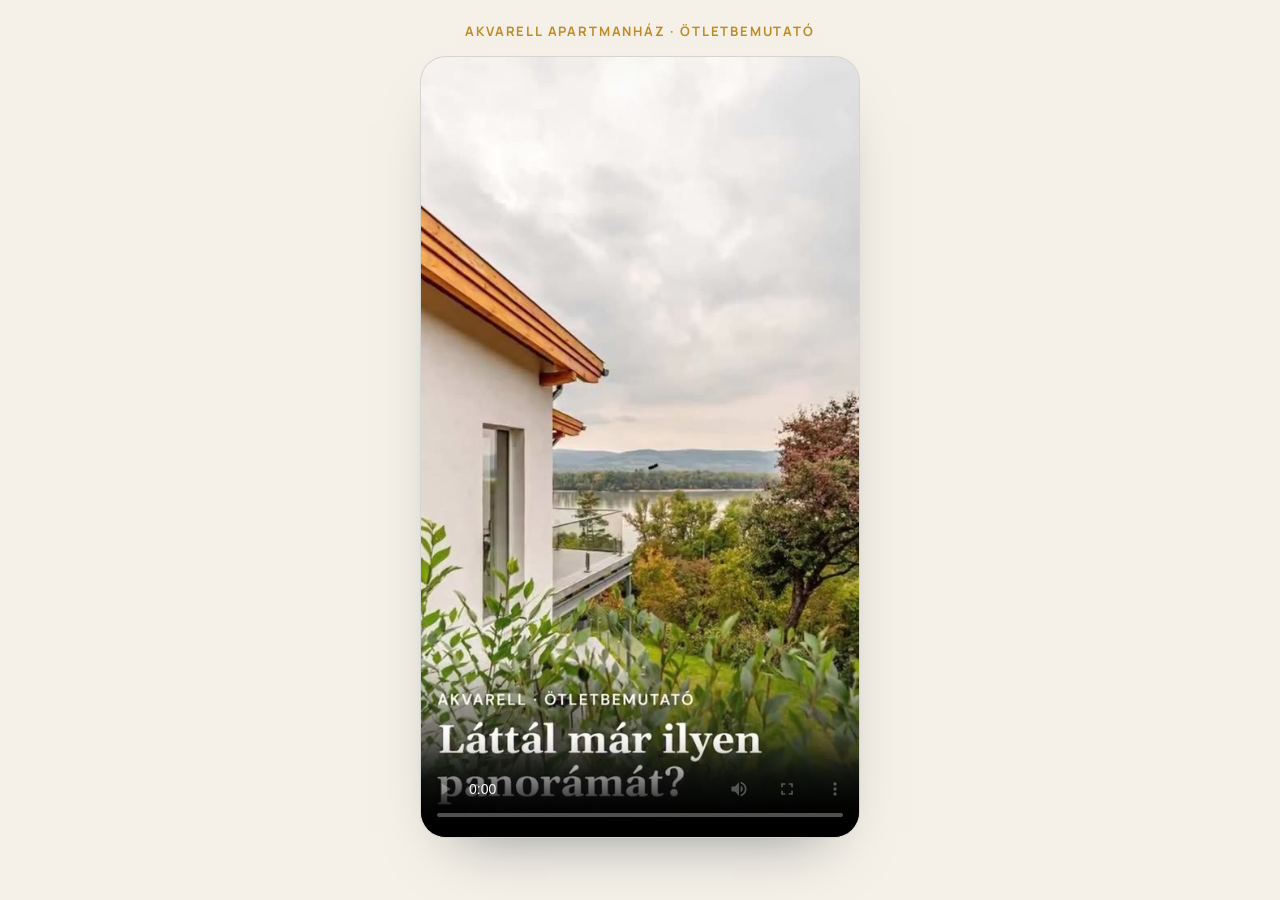
<file: erno/index.html>
<!DOCTYPE html>
<html lang="hu">
<head>
<meta charset="utf-8">
<meta name="robots" content="noindex, nofollow">
<meta name="viewport" content="width=device-width, initial-scale=1, viewport-fit=cover">
<title>Akvarell – ötletbemutató (vázlat)</title>
<link rel="preconnect" href="https://fonts.googleapis.com">
<link href="https://fonts.googleapis.com/css2?family=Cormorant:ital,wght@0,600;1,500&family=Manrope:wght@500;700;800&display=swap" rel="stylesheet">
<style>
  :root { --papir:#f5f1e8; --tus:#1e2a33; --halk:#5c6770; --duna:#2f6f8f; --okker:#c08a25; }
  * { box-sizing:border-box; margin:0; }
  html, body { background:var(--papir); color:var(--tus); font-family:"Manrope", system-ui, -apple-system, sans-serif; }
  body { min-height:100vh; display:flex; flex-direction:column; align-items:center; padding:22px 16px calc(28px + env(safe-area-inset-bottom)); }
  header { width:100%; max-width:440px; text-align:center; margin-bottom:16px; }
  header h1 { font:600 40px/1.05 "Cormorant", Georgia, serif; }
  header p { font:700 13px "Manrope", system-ui, sans-serif; letter-spacing:.14em; text-transform:uppercase; color:var(--okker); }
  .keret { position:relative; width:100%; max-width:440px; aspect-ratio:9/16; border-radius:26px; overflow:hidden;
           background:#e9e7e2; box-shadow:0 30px 60px -36px rgba(30,42,51,.55); border:1px solid rgba(30,42,51,.1); }
  video { display:block; width:100%; height:100%; object-fit:cover; background:#e9e7e2; }
  .vege { position:absolute; inset:0; display:none; flex-direction:column; align-items:center; justify-content:center; gap:18px;
          background:rgba(245,241,232,.94); text-align:center; padding:30px; }
  .vege.lat { display:flex; }
  .vege h2 { font:600 38px/1.08 "Cormorant", Georgia, serif; }
  .vege p { font-size:16px; color:var(--halk); line-height:1.45; }
  .gomb { display:inline-flex; align-items:center; justify-content:center; gap:10px; min-height:58px; padding:0 30px; border-radius:999px;
          background:var(--tus); color:#fff; font:800 18px "Manrope", system-ui, sans-serif; text-decoration:none; border:0; cursor:pointer; }
  .gomb:active { transform:translateY(1px); }
  .gomb.masod { background:transparent; color:var(--tus); border:2px solid var(--tus); min-height:50px; font-size:16px; }
  .alatta { width:100%; max-width:440px; margin-top:20px; display:flex; flex-direction:column; align-items:center; gap:10px; }
  .alatta .gomb { width:100%; }
  .cim { font-size:15px; color:var(--halk); }
  .gomb:focus-visible { outline:3px solid var(--okker); outline-offset:3px; }
</style>
</head>
<body>
  <header>
    <p>Akvarell Apartmanház · Ötletbemutató</p>
  </header>

  <div class="keret">
    <video id="v" src="video.mp4" poster="borito.jpg" controls playsinline preload="metadata"></video>
    <div class="vege" id="vege" role="dialog" aria-labelledby="vh">
      <h2 id="vh">Köszönjük, hogy megnéztétek.</h2>
      <p>Vázlat, nem ígéret. Az őszinte visszajelzést várjuk, minden módosítható.</p>
      <button class="gomb masod" id="ujra" type="button">Újra lejátszom</button>
    </div>
  </div>

<script src="lap.js"></script>
</body>
</html>
</file>
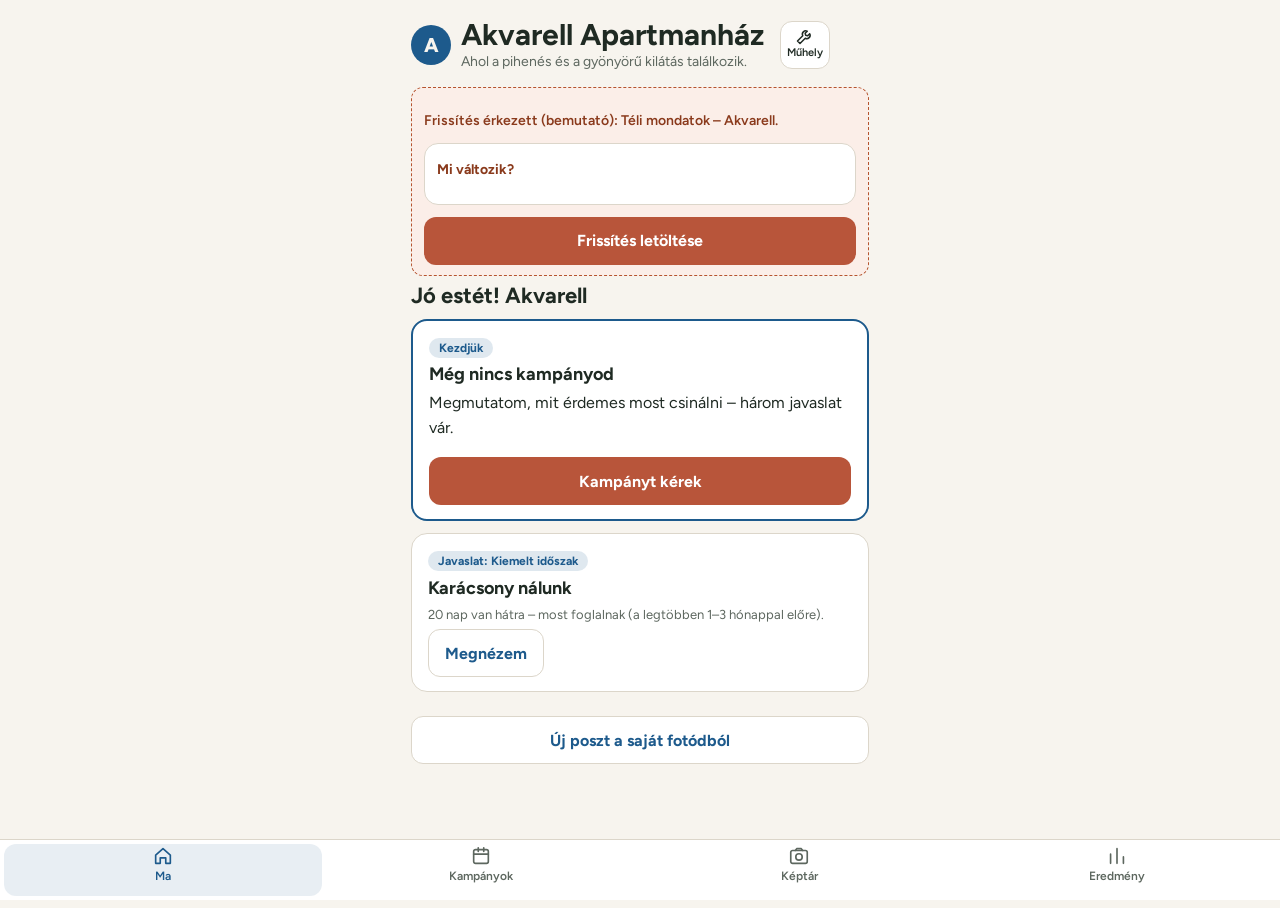
<file: fotoposzt/index.html>
<!DOCTYPE html>
<html lang="hu">
<head>
<meta name="robots" content="noindex">
<meta charset="utf-8">
<meta name="viewport" content="width=device-width,initial-scale=1">
<link rel="manifest" href="manifest.webmanifest">
<meta name="theme-color" content="var(--deep)">
<meta name="apple-mobile-web-app-capable" content="yes">
<meta name="mobile-web-app-capable" content="yes">
<meta name="apple-mobile-web-app-title" content="Fotóposzt">
<link rel="apple-touch-icon" href="ikon/ikon-180.png">
<title>Akvarell fotóposzt</title>
<link rel="preconnect" href="https://fonts.googleapis.com">
<link href="https://fonts.googleapis.com/css2?family=Cormorant+Garamond:ital,wght@1,600&family=Figtree:wght@400;600;800&display=swap" rel="stylesheet">
<style>
/* VOICE: nyugodt, kézműves szerszám a szállásadó zsebében
   IDEA: akvarell-papír tömb: lefotózod, a lapon kész poszt lesz, három nyelven
   PICTURE: maga a fotó, a választható változatok és a Facebook-előnézet
   COLOUR and TYPE: mély zöld (Duna-part), papírfehér, terrakotta jelzés; Figtree
   LAYOUT: egy hasáb: fotó, beállítás, változatok, előnézet, ellenőrzés, kitevés, készlet */
:root{color-scheme:light dark;--bg:light-dark(#f7f4ee,#18211c);--card:light-dark(#ffffff,#222d26);--ink:light-dark(#1f2a23,#eef0ea);--mute:light-dark(#5d675f,#a9b3ab);--deep:light-dark(var(--deep),#9cc3a9);--acc:light-dark(#b8553a,#e08a6b);--line:light-dark(#dcd6ca,#35423a);--ok:light-dark(#2f6b45,#7fd39b);--bad:light-dark(#b3261e,#ff8a80);--warn:light-dark(#8a5a00,#f2c46d)}
:root[data-theme=light]{color-scheme:light}:root[data-theme=dark]{color-scheme:dark}
*{box-sizing:border-box;min-width:0}
body{margin:0;background:var(--bg);color:var(--ink);font:16px/1.55 Figtree,system-ui,sans-serif;overflow-x:clip}
.wrap{max-width:560px;margin:0 auto;padding:18px max(4vw,14px) 60px}
header{display:flex;align-items:center;gap:10px;margin-bottom:14px}
.logo{width:40px;height:40px;border-radius:50%;background:var(--deep);color:var(--bg);display:grid;place-items:center;font-weight:800;font-size:20px;flex:none}
h1{font-size:22px;line-height:1.1;margin:0}
.sub{color:var(--mute);font-size:14px;margin:0}
h2{font-size:17px;margin:24px 0 8px}
.drop{display:block;position:relative;border:2px dashed var(--line);border-radius:16px;background:var(--card);min-height:220px;cursor:pointer;overflow:hidden}
.drop:focus-within{outline:3px solid var(--acc);outline-offset:2px}
.drop input{position:absolute;inset:0;opacity:0;cursor:pointer}
.drop .hint{position:absolute;inset:0;display:grid;place-content:center;text-align:center;gap:6px;padding:20px;color:var(--mute)}
.drop .hint b{font-size:20px;color:var(--deep)}
.drop img{display:block;width:100%;max-height:340px;object-fit:cover}
.drop.has .hint{display:none}
.meta{font-size:14px;color:var(--mute);margin-top:6px}
.row{display:flex;flex-wrap:wrap;gap:8px}
.chip.hidchip{display:flex;flex-direction:column;align-items:flex-start;justify-content:center;padding:6px 14px;border-radius:14px;text-align:left}.chip.hidchip small{font-weight:400;font-size:13px;color:var(--mut,#6b6b63)}
.chip{min-height:44px;padding:0 14px;border-radius:22px;border:1px solid var(--line);background:var(--card);color:var(--ink);font:600 15px Figtree,sans-serif;cursor:pointer}
input[type=text],input[type=search],select,textarea{min-height:44px}input[type=checkbox]{width:40px;height:40px;min-width:40px;margin:0 10px 0 0;accent-color:#3F5646;vertical-align:middle;flex:0 0 auto}label.man,#helyw label,#ujHelyL{display:flex;align-items:center;gap:4px}.sor{display:flex;gap:8px;overflow-x:auto;flex-wrap:nowrap;padding:6px 0 10px;scroll-snap-type:x proximity;-webkit-overflow-scrolling:touch}.sor>.chip,.sor>.sabl{flex:0 0 auto;scroll-snap-align:start;white-space:nowrap}.sabl{border:2px solid transparent;border-radius:14px;padding:10px 14px;min-height:44px;font:600 15px Figtree,sans-serif;color:var(--deep);cursor:pointer;text-align:left}.sabl small{display:block;font-weight:400;font-size:12px;opacity:.75}.sabl[aria-pressed=true]{border-color:var(--deep)}.fulek{display:flex;gap:4px;border-bottom:1px solid rgba(0,0,0,.12);margin-top:8px}.ful{flex:1;min-height:44px;border:0;background:none;font:600 15px Figtree,sans-serif;color:#6b6b63;border-bottom:3px solid transparent;cursor:pointer}.ful[aria-selected=true]{color:var(--deep);border-bottom-color:var(--deep)}.ful.kever{flex:0 0 auto;padding:0 12px;color:#B8553A}.kl2{font:600 13px Figtree,sans-serif;color:#6b6b63;margin:10px 0 2px}#reelEloHely.ragad{position:sticky;top:64px;z-index:4;background:var(--bg);padding-bottom:4px}#reelEloHely canvas{margin:4px auto 8px!important;max-height:60vh;width:auto!important;max-width:100%!important}
.kartya{background:var(--card,#fff);border:1px solid rgba(0,0,0,.1);border-radius:16px;padding:12px 14px;margin:10px 0}.kartya .kl{font:600 13px Figtree,sans-serif;color:#6b6b63;margin:10px 0 4px}.kartya .kl:first-child{margin-top:0}.kl3{font-weight:400;opacity:.8}.fo{display:inline-block;font:700 11px Figtree,sans-serif;background:#B8553A;color:#fff;border-radius:8px;padding:1px 6px;margin-left:6px;vertical-align:middle}#temaMag{margin:4px 0 0}.kartya .row{gap:6px}.kartya .chip{padding:7px 11px;font-size:15px}.tval{font-weight:700}#formw{display:grid;grid-template-columns:1fr 1fr;gap:8px}#formw .chip{padding:16px 10px;font-size:16px;text-align:center;justify-content:center}#temaD>summary,#chkD>summary,#seg4>summary,#beall>summary{cursor:pointer;font:600 16px Figtree,sans-serif;padding:12px 0}#aiw{margin-top:18px;border-top:1px solid rgba(0,0,0,.1);padding-top:6px}
.fotok{display:flex;gap:8px;overflow-x:auto;padding:8px 0}.fotok .fk{position:relative;flex:0 0 auto}.fotok img{width:76px;height:76px;object-fit:cover;border-radius:10px;display:block;border:2px solid transparent}.fotok .fk.b img{border-color:var(--deep)}.fotok .fk span{position:absolute;left:4px;bottom:4px;background:rgba(0,0,0,.6);color:#fff;font:600 11px Figtree,sans-serif;padding:1px 6px;border-radius:8px}.fotok .fk button{position:absolute;top:2px;right:2px;width:26px;height:26px;border-radius:13px;border:0;background:rgba(0,0,0,.6);color:#fff;font:600 14px sans-serif;cursor:pointer}.albumw{display:flex;gap:8px;overflow-x:auto;padding:6px 0}.albumw img{height:200px;border-radius:8px;flex:0 0 auto}
.chip[aria-pressed=true]{background:var(--deep);color:var(--bg);border-color:var(--deep)}
label.f{display:block;font-weight:600;font-size:14px;margin:14px 0 6px}
select,input[type=text],textarea{width:100%;font:16px/1.45 Figtree,sans-serif;color:var(--ink);background:var(--card);border:1px solid var(--line);border-radius:10px;padding:10px 12px;min-height:44px}
textarea{resize:vertical}
:focus-visible{outline:3px solid var(--acc);outline-offset:2px}
.btn{display:inline-flex;align-items:center;justify-content:center;min-height:48px;padding:0 16px;border-radius:12px;border:0;background:var(--acc);color:#fff;font:700 16px Figtree,sans-serif;cursor:pointer;text-align:center}
.btn.sec{background:var(--card);color:var(--deep);border:1px solid var(--line)}
.btn:disabled{opacity:.45;cursor:not-allowed}
.full{width:100%;margin-top:12px}
.two{display:grid;grid-template-columns:minmax(0,1fr) minmax(0,1fr);gap:8px;margin-top:14px}
.two .btn{margin:0}.two:has(#cl[hidden]){grid-template-columns:1fr}
.status{font-size:14px;color:var(--mute);min-height:20px;margin-top:8px}
.cands{display:grid;gap:10px}
.cand{background:var(--card);border:1px solid var(--line);border-radius:14px;padding:12px;cursor:pointer;text-align:left;font:inherit;color:inherit;width:100%}
.cand[aria-pressed=true]{border:2px solid var(--acc);padding:11px}
.cand .tag{font-size:12px;font-weight:700;color:var(--acc);display:block;margin-bottom:4px}
.cand .hu{display:block}
.cand .out{display:block;margin-top:8px;padding-top:8px;border-top:1px dashed var(--line);color:var(--deep)}
.cand .out i{font-style:normal;font-size:12px;font-weight:700;display:block;color:var(--mute)}
.fb{background:var(--card);border:1px solid var(--line);border-radius:14px;overflow:hidden}
.fbh{display:flex;gap:10px;align-items:center;padding:12px}
.fbh .logo{width:36px;height:36px;font-size:16px}
.fbh small{display:block;color:var(--mute);font-size:13px}
.fb textarea{border:0;border-radius:0;background:transparent;padding:4px 12px 10px}
.fb .pimg{display:block;width:100%;height:auto;background:#000}
.cm{border-top:1px solid var(--line);padding:10px 12px;font-size:14px}
.cm textarea{font-size:15px;padding:8px 10px;margin-top:4px}
ul.chk{list-style:none;padding:0;margin:0;display:grid;gap:6px}
ul.chk li{display:grid;grid-template-columns:22px 1fr;gap:6px;font-size:15px;background:var(--card);border:1px solid var(--line);border-radius:10px;padding:8px 10px}
.ok::before{content:"✓";color:var(--ok);font-weight:800}
.bad::before{content:"✗";color:var(--bad);font-weight:800}
.warn::before{content:"!";color:var(--warn);font-weight:800}
.fix::before{content:"↺";color:var(--deep);font-weight:800}
.man{display:flex;gap:10px;align-items:center;margin-top:8px;font-size:15px}
.man input{width:40px;height:40px;flex:none}
.verdict{margin-top:10px;padding:10px 12px;border-radius:10px;font-weight:700}
.verdict.go{background:light-dark(#e3f1e7,#1f3a29);color:var(--ok)}
.verdict.stop{background:light-dark(#fbe6e4,#3e1f1d);color:var(--bad)}
.acts{display:grid;grid-template-columns:minmax(0,1fr) minmax(0,1fr);gap:8px;margin-top:12px}
.acts .wide{grid-column:1/-1}
ol.how{padding-left:20px;margin:6px 0;font-size:15px}
.note{font-size:13px;color:var(--mute)}
details{background:var(--card);border:1px solid var(--line);border-radius:14px;padding:4px 12px 12px;margin-top:12px}
summary{min-height:44px;display:flex;align-items:center;font-weight:700;cursor:pointer}
.stat{display:grid;grid-template-columns:minmax(0,1fr) auto;gap:4px 12px;font-size:14px;margin:6px 0}
.stat b{text-align:right;white-space:nowrap}
.log{font-size:13px;color:var(--mute);margin:6px 0;padding-left:18px}
@media (prefers-reduced-motion:no-preference){.busy{animation:p 1.2s ease-in-out infinite}@keyframes p{50%{opacity:.5}}}
.mini{display:flex;gap:12px;align-items:center;margin-top:10px}.mini img{width:120px;border-radius:8px;border:1px solid var(--line);flex:none}
.tag{display:inline-block!important;padding:2px 8px;border-radius:10px;color:#fff!important;background:var(--deep)}.tag.ai{background:var(--acc)}.tag.tan{background:#6b5a2e}
.cand{cursor:default}.cand .hu,.cand .out{cursor:pointer}
.likes{display:flex;flex-wrap:wrap;gap:6px;margin-top:10px}.likes button{min-height:40px;padding:0 12px;border-radius:20px;border:1px solid var(--line);background:var(--card);color:var(--deep);font:600 14px Figtree,sans-serif;cursor:pointer}
.likes .pick{background:var(--acc);color:#fff;border-color:var(--acc)}.likes button[aria-pressed=true]{background:var(--deep);color:var(--bg)}
.fresh{font-size:14px;font-weight:700;color:var(--ok);margin:4px 0 8px;min-height:20px}
.btn.dolgozik{background:repeating-linear-gradient(45deg,var(--acc),var(--acc) 10px,light-dark(#cf6f53,#c06a50) 10px,light-dark(#cf6f53,#c06a50) 20px);color:#fff}
.hely{background:var(--card);border:1px solid var(--line);border-radius:12px;padding:10px 12px;margin-top:8px;font-size:14px}.hely a{word-break:break-all}
.hely label{display:flex;gap:8px;align-items:center;min-height:36px}.hely input[type=checkbox]{width:40px;height:40px}
@media (prefers-reduced-motion:no-preference){.villan{animation:v 1.4s ease-out}@keyframes v{0%{box-shadow:0 0 0 4px var(--acc)}100%{box-shadow:0 0 0 0 transparent}}.btn.dolgozik{background-size:200% 100%;animation:cs 1s linear infinite}@keyframes cs{to{background-position:28px 0}}}
.lepsor{position:sticky;top:0;z-index:5;display:grid;grid-template-columns:repeat(4,minmax(0,1fr));gap:4px;background:var(--bg);padding:8px 0;margin:0 0 10px}
.lepsor button{min-height:44px;border:1px solid var(--line);border-radius:10px;background:var(--card);color:var(--mute);font:700 14px Figtree,sans-serif;cursor:pointer}
.lepsor button[aria-current=step]{background:var(--deep);color:#fff;-webkit-text-fill-color:#fff;border-color:var(--deep)}@media (prefers-color-scheme:dark){.lepsor button[aria-current=step]{background:#9cc3a9;color:#18211c;-webkit-text-fill-color:#18211c;border-color:#9cc3a9}}.lepsor button.kesz{color:var(--deep)}
.csop{font-size:12px;font-weight:700;color:var(--mute);margin:10px 0 6px;text-transform:none}
.osz{margin-top:10px;padding:10px 12px;border-radius:12px;background:var(--card);border:1px solid var(--line);font-weight:600}
.stilusok{display:grid;grid-template-columns:repeat(3,minmax(0,1fr));gap:8px}
.stb{border:1px solid var(--line);border-radius:12px;background:var(--card);padding:6px;cursor:pointer;font:600 13px Figtree,sans-serif;color:var(--ink);display:grid;gap:4px;justify-items:center}
.stb img{width:100%;object-fit:cover;border-radius:6px;background:var(--line)}
.stb[aria-pressed=true]{border:2px solid var(--acc);padding:5px}
.nagy{margin-top:12px}.nagy img{width:100%;border-radius:10px;border:1px solid var(--line)}
[hidden]{display:none!important}
.modok{display:grid;grid-template-columns:1fr 1fr 1fr;gap:6px;margin:0 0 6px}.modok button{min-height:44px;border-radius:12px;border:1px solid var(--line);background:var(--card);color:var(--ink);font:700 15px Figtree,sans-serif;cursor:pointer}.modok button[aria-pressed=true]{background:var(--deep);color:#fff;-webkit-text-fill-color:#fff;border-color:var(--deep)}.chip[aria-pressed=true]{background:var(--deep);color:#fff;-webkit-text-fill-color:#fff;border-color:var(--deep)}.tervsor{display:grid;gap:2px;width:100%;min-height:44px;text-align:left;padding:10px 12px;margin:0 0 6px;border-radius:12px;border:1px solid var(--line);background:var(--card);color:var(--ink);font:15px Figtree,sans-serif;cursor:pointer}.tervsor small{color:var(--muted,#666);font-size:13px}.tervfoto{padding-left:20px;line-height:1.6}.bemutato{padding:10px 12px;border-radius:12px;border:1px dashed #b5542f;color:#8a3a1c;background:#fbeee8;font:600 14px Figtree,sans-serif}.javaslat{padding:4px 12px;margin:0 0 10px;border-radius:12px;background:#e8efe9;border:1px solid var(--deep)}.javaslat p{margin:6px 0}@media (prefers-color-scheme:dark){.bemutato{background:#3a2218;color:#f3c7b4}.javaslat{background:#1d2a22;border-color:#9cc3a9}}#reelEloHely.ragad canvas{max-height:34vh}@media (prefers-color-scheme:dark){.sabl{color:#e8efe9;background:#1d2a22;border-color:#3d5245}.sabl[aria-pressed=true]{border-color:#9cc3a9}.ful{color:#a9b3ac}.ful[aria-selected=true]{color:#9cc3a9;border-bottom-color:#9cc3a9}.fulek{border-bottom-color:rgba(255,255,255,.15)}}.kampkartya{padding:12px 14px;margin:0 0 12px;border-radius:14px;border:1px solid var(--line);background:var(--card)}.kampkartya[data-aktiv]{border:2px solid var(--deep)}.kampkartya h3{margin:2px 0}.kampszam{font:700 18px Figtree,sans-serif;margin:8px 0 0}.kampkartya .javaslat{margin:10px 0;padding:8px 10px}.kampkartya summary{min-height:44px;display:flex;align-items:center;cursor:pointer;font-weight:700}.logo{background:var(--deep)!important;color:var(--bg)!important}@media (prefers-color-scheme:dark){.modok button[aria-pressed=true],.chip[aria-pressed=true],.lepsor button[aria-current=step]{color:var(--bg);-webkit-text-fill-color:var(--bg)}}#miniFoto{display:flex;align-items:center;gap:10px;margin:0 0 8px;padding:6px;border-radius:12px;background:var(--card);border:1px solid var(--line)}#miniFoto img{width:72px;height:72px;object-fit:cover;border-radius:8px}#miniFoto span{font:600 14px Figtree,sans-serif;color:var(--mute)}.fulsav{position:fixed;left:0;right:0;bottom:0;z-index:30;display:grid;grid-template-columns:repeat(4,1fr);background:var(--card);border-top:1px solid var(--line);padding:4px 4px calc(4px + env(safe-area-inset-bottom))}
.fulsav button{display:flex;flex-direction:column;align-items:center;gap:2px;min-height:52px;border:0;background:none;color:var(--mute);font:600 12px Figtree,sans-serif;cursor:pointer;border-radius:12px}
.fulsav button[aria-pressed=true]{color:var(--deep);background:color-mix(in srgb,var(--deep) 10%,transparent)}
body{padding-bottom:84px}.rejt{position:absolute;left:-9999px}
.vissza{min-height:44px;border:0;background:none;color:var(--deep);font:700 16px Figtree,sans-serif;cursor:pointer;padding:0 4px;margin:0 0 4px}
.koszon{font:700 22px Figtree,sans-serif;margin:6px 0 10px;color:var(--ink)}
.kartya{background:var(--card);border:1px solid var(--line);border-radius:16px;padding:14px 16px;margin:0 0 12px}
.kartya.kiem{border:2px solid var(--deep)}
.kartya h3{margin:4px 0 6px;font:700 18px Figtree,sans-serif}.kartya p{margin:4px 0}
.cimke{display:inline-block;font:700 12px Figtree,sans-serif;padding:3px 10px;border-radius:12px;background:color-mix(in srgb,var(--deep) 14%,transparent);color:var(--deep)}
.cimke.sarga{background:color-mix(in srgb,var(--warn) 18%,transparent);color:var(--warn)}.cimke.zold{background:color-mix(in srgb,var(--ok) 16%,transparent);color:var(--ok)}
.sor2{display:flex;justify-content:space-between;gap:10px;padding:8px 0;border-top:1px solid var(--line);font-size:15px}.sor2 span:first-child{color:var(--mute)}
.fazis{font:700 13px Figtree,sans-serif;color:var(--deep);margin:14px 0 4px;text-transform:none}
.ell{display:flex;flex-wrap:wrap;gap:6px;margin:8px 0}.ell span{font:600 13px Figtree,sans-serif;padding:4px 10px;border-radius:12px;border:1px solid var(--line)}.ell .jo{color:var(--ok);border-color:var(--ok)}.ell .rossz{color:var(--bad);border-color:var(--bad)}
#klipV{width:100%;max-width:360px;border-radius:12px;display:block;margin:8px auto}.lepsor button{display:flex;flex-direction:column;align-items:center;justify-content:center;gap:0;line-height:1.1;padding:4px 2px;white-space:nowrap}.lepsor button small{font:600 11px Figtree,sans-serif;opacity:.85}.lepsor button span{font:700 15px Figtree,sans-serif}html{scroll-padding-bottom:96px}body.poszt-mod .fulsav{display:none}body.poszt-mod{padding-bottom:24px}
/* Tiszta felület (Péter végigjárása 11-27): technikai rész a Műhelyben, frissítés-sáv csak Ma/Műhely, kampányfejléc, saját lejátszó */
.muhelyB{margin-left:auto;display:flex;flex-direction:column;align-items:center;gap:0;min-width:56px;min-height:48px;border:1px solid var(--line);border-radius:12px;background:var(--card);color:var(--ink);font:600 12px Figtree,sans-serif;cursor:pointer}
.muhelyB[aria-pressed=true]{background:var(--deep);color:#fff;border-color:var(--deep)}
#kesz{display:none}body.muhely #kesz{display:block}
body[data-mod]:not([data-mod=ma]):not(.muhely) #frissSav{display:none}
body:not(.muhely) .cand .tag:not(.ai){display:none}
body[data-mod]:not([data-mod=poszt]) .lepes{display:none!important}
.briefTobb summary{cursor:pointer;min-height:44px;padding:12px;margin:8px 0;border:1px solid var(--deep);border-radius:12px;color:var(--deep);font-weight:600;list-style:none}.briefTobb summary::-webkit-details-marker{display:none}
.kartya.siker{border:1px solid #2e7d4f;background:#eef7f0}.kartya.siker h3,.kartya.siker b{color:#1f5c38}
@media (prefers-color-scheme:dark){.kartya.siker{background:#173322;border-color:#5fb07f}.kartya.siker h3,.kartya.siker b{color:#bfe8cd}}
#frissSav[data-kesz]{display:none}
header h1{font-size:clamp(20px,6.2vw,30px);overflow-wrap:anywhere;hyphens:auto}.muhelyB{min-width:50px;padding:4px 6px;font-size:11px}#jegyzetB+.muhelyB,#muhelyB{margin-left:6px}body.muhely #frissSav[data-kesz]{display:block}
.posztKamp{border:1px solid var(--line);border-left:0;border-radius:12px;background:var(--card);padding:10px 12px;margin:0 0 10px;font:500 14px/1.4 Figtree,sans-serif}
.posztKamp b{display:block;font-size:15px}.posztKamp small{display:block;color:var(--mute)}
#reszl summary{display:block;cursor:pointer;padding:10px 0;min-height:44px;font:600 14px/1.4 Figtree,sans-serif}body:not(.muhely) #felisOk{display:none!important}#reszlS{color:var(--mute);font-weight:500}
.likes button:not(.pick){background:none;border:0;text-decoration:underline;color:var(--mute);min-height:44px;padding:0 10px}
.lejatszo{position:relative;display:block;max-width:360px;margin:8px auto 0}
.lejatszo video{width:100%;display:block;border-radius:12px;cursor:pointer}
.lejatszoB{display:flex;align-items:center;justify-content:center;gap:8px;width:100%;min-height:48px;margin-top:6px;border:1px solid var(--line);border-radius:12px;background:var(--card);color:var(--ink);font:700 15px Figtree,sans-serif;cursor:pointer}

.kampSav,.kampSor{display:block;width:100%;text-align:left;border:1px solid var(--line);border-left:4px solid var(--deep);border-radius:12px;background:var(--card);color:var(--ink);padding:12px 14px;margin:0 0 10px;min-height:56px;cursor:pointer;font:inherit}
.kampSav b,.kampSor b{display:block;font-size:16px}.kampSav small,.kampSor small{display:block;color:var(--mute);font-size:13px;margin-top:2px}
.kampSor[aria-current=true]{background:var(--soft,#eef3f8)}
.kartya.halk{background:none;border-style:dashed}.kartya.halk p{margin:0;color:var(--mute)}
.linkgomb{background:none;border:0;color:var(--deep);font:600 14px Figtree,sans-serif;text-decoration:underline;min-height:44px;padding:0 6px;cursor:pointer}
.futoK,.ujKamp{margin:10px 0}.futoK>summary,.ujKamp>summary{cursor:pointer;min-height:44px;padding:12px;border:1px solid var(--line);border-radius:12px;background:var(--card);font:600 15px Figtree,sans-serif;list-style:none}
.futoK>summary::-webkit-details-marker,.ujKamp>summary::-webkit-details-marker{display:none}.futoK[open]>summary,.ujKamp[open]>summary{margin-bottom:10px}
#kampValaszt{display:none}

.vago h3{margin:18px 0 6px}.vagoKlip{padding:12px}.vagoFej b{display:block}.vagoFej small{color:var(--mute)}
.csik{position:relative;display:flex;height:72px;margin:10px 0;border-radius:10px;overflow:hidden;background:#111;touch-action:none;user-select:none}
.csik img{flex:1;min-width:0;height:100%;object-fit:cover;opacity:.55;pointer-events:none}
.csik .ablak{position:absolute;top:0;bottom:0;border:3px solid #f5c542;border-radius:8px;box-shadow:0 0 0 9999px rgba(0,0,0,.35);cursor:grab}
.csik .fogo{position:absolute;top:0;bottom:0;width:22px;background:#f5c542;cursor:ew-resize}.csik .fogo::after{content:'';position:absolute;left:9px;top:24px;bottom:24px;width:3px;border-radius:2px;background:#5a4300}
.csik .fogo.bal{left:-3px}.csik .fogo.jobb{right:-3px}
.vagoElo{display:block;width:100%;max-height:340px;object-fit:contain;background:#000;border-radius:10px;margin:6px 0}
.vagoKlip input[type=text],.vagoBeall input[type=text]{width:100%;min-height:44px;margin:8px 0;padding:8px 10px;border:1px solid var(--line);border-radius:10px;font:inherit;box-sizing:border-box}
.vagoBeall{margin:10px 0}.vagoBeall>summary{cursor:pointer;min-height:44px;padding:12px;border:1px solid var(--line);border-radius:12px;background:var(--card);font-weight:600;list-style:none}
.vagoKesz{display:block;width:100%;max-width:360px;margin:10px auto 0;border-radius:12px;background:#000}
</style>
</head>
<body>
<div class="wrap">
<header><div class="logo" aria-hidden="true" id="fejLogo">A</div><div><h1 id="fejCim">Fotóból poszt</h1><p class="sub" id="fejAl">Akvarell Apartmanház, Zebegény</p></div><button type="button" class="muhelyB" id="muhelyB" aria-pressed="false" aria-label="Műhely: frissítés, tanítás, mentés"><svg viewBox="0 0 24 24" aria-hidden="true" width="20" height="20" fill="none" stroke="currentColor" stroke-width="1.8" stroke-linecap="round" stroke-linejoin="round"><path d="M14.7 6.3a4 4 0 0 0-5.4 5.4L3 18l3 3 6.3-6.3a4 4 0 0 0 5.4-5.4l-2.5 2.5-2.4-.6-.6-2.4z"/></svg><span>Műhely</span></button></header>
<div class="note" id="ujValt" role="status" hidden>Új változat érkezett. <button class="btn sec" id="ujValtB">Frissítés most</button></div>
<div id="frissSav" hidden role="status"></div>
<nav class="fulsav" id="modok" aria-label="Fő menü"><button type="button" data-mod="ma" aria-pressed="true"><svg viewBox="0 0 24 24" aria-hidden="true" width="22" height="22" fill="none" stroke="currentColor" stroke-width="1.8" stroke-linecap="round" stroke-linejoin="round"><path d="M4 11l8-7 8 7v9h-5v-6H9v6H4z"/></svg><span>Ma</span></button><button type="button" data-mod="terv" aria-pressed="false"><svg viewBox="0 0 24 24" aria-hidden="true" width="22" height="22" fill="none" stroke="currentColor" stroke-width="1.8" stroke-linecap="round" stroke-linejoin="round"><rect x="4" y="5" width="16" height="15" rx="2"/><path d="M4 10h16M9 3v4M15 3v4"/></svg><span>Kampányok</span></button><button type="button" data-mod="kep" aria-pressed="false"><svg viewBox="0 0 24 24" aria-hidden="true" width="22" height="22" fill="none" stroke="currentColor" stroke-width="1.8" stroke-linecap="round" stroke-linejoin="round"><rect x="3" y="6" width="18" height="14" rx="2"/><circle cx="12" cy="13" r="3.5"/><path d="M8 6l1.5-2h5L16 6"/></svg><span>Képtár</span></button><button type="button" data-mod="ered" aria-pressed="false"><svg viewBox="0 0 24 24" aria-hidden="true" width="22" height="22" fill="none" stroke="currentColor" stroke-width="1.8" stroke-linecap="round" stroke-linejoin="round"><path d="M5 20V10M12 20V4M19 20v-7"/></svg><span>Eredmény</span></button></nav>
<button type="button" class="vissza" id="posztVissza" hidden>‹ Vissza</button>
<nav class="lepsor" id="lepsor" aria-label="Lépések"><button data-n="1" aria-current="step"><small>1. lépés</small><span>Fotó</span></button><button data-n="2"><small>2. lépés</small><span>Szöveg</span></button><button data-n="3"><small>3. lépés</small><span>Kép</span></button><button data-n="4"><small>4. lépés</small><span>Kiküldés</span></button></nav>
<div class="posztKamp" id="posztKamp" hidden></div>
<div id="miniFoto" hidden><span></span></div>

<section id="ma" aria-labelledby="maC">
<h2 id="maC" class="rejt">Ma</h2>
<p class="koszon" id="maKosz">Szia!</p>
<div id="maFo"></div>
<div id="maHalad"></div>
<div id="maJav"></div>
<button type="button" class="btn sec full" id="maUjPoszt">Új poszt a saját fotódból</button>
</section>
<section id="kep" hidden aria-labelledby="kepC">
<h2 id="kepC">Képtár</h2>
<p class="note">Ami a kampányaidhoz kell, és ami már megvan. Koppints egy sorra: megmutatom, hogyan fotózd.</p>
<div class="row" id="kepMod"><button type="button" class="chip" data-km="foto" aria-pressed="true">Fotó</button><button type="button" class="chip" data-km="video" aria-pressed="false">Videó (reel)</button></div>
<div id="kepLista"></div>
<div id="kepSeged" hidden></div>
<input id="kepFile" type="file" accept="image/*" capture="environment" hidden>
<input id="klipFile" type="file" accept="video/*" capture="environment" hidden>
<div id="klipW" hidden><h3>Klipjeid</h3><div id="klipek"></div><button type="button" class="btn full" id="klipReel">Reel a klipekből</button><div class="status" id="klipSt" role="status"></div><video id="klipV" controls playsinline hidden></video></div>
</section>
<section id="terv" hidden aria-labelledby="tervC">
<h2 id="tervC">Kampányok</h2>
<div id="kampJav"></div>
<div id="brief" hidden></div>
<div id="tervLista" hidden></div>
<details id="sajatKamp"><summary>Saját kampány – három kérdéssel</summary>
<h3>1. Mi a cél?</h3><div class="row" id="tervCel"></div>
<h3>2. Kinek szól?</h3><div class="row" id="tervKinek"></div>
<h3>3. Hetente hányszor?</h3><div class="row" id="tervHeti"></div>
<button class="btn full" id="tervKeszit" disabled>Terv készítése</button>
<div class="status" id="tervSt" role="status"></div>
</details>
</section>
<section id="ered" hidden aria-labelledby="eredC">
<h2 id="eredC">Eredmény</h2>
<p class="bemutato" role="note">BEMUTATÓ – a számok szimuláltak (nincs Facebook-bekötés). A „kint” jelölés valódi: a Kiküldés (bemutató) gombbal kitett posztjaidból jön.</p>
<div id="eredLista"></div>
</section>
<section class="lepes" data-l="1">
<div id="demoW" hidden><p class="bemutato" role="note">BEMUTATÓ képtár – teszthez: koppints egy témára, és betölt hozzá egy kész fotót.</p><div class="row" id="demoKepek"></div></div>
<label class="drop" id="drop"><input id="file" type="file" accept="image/*" multiple aria-label="Fotók készítése vagy kiválasztása"><img id="prev" alt="" hidden><span class="hint"><b>Fotózz vagy válassz képeket</b><span>Egy vagy több fotó (legfeljebb 20). Az első a borító.</span></span></label>
<div class="meta" id="meta"></div>
<div id="fotokw" hidden><div class="fotok" id="fotok"></div><p class="note" id="fotokT"></p></div>
<label class="chip" for="fileAdd" id="fileAddL" hidden style="display:inline-flex;align-items:center;cursor:pointer;margin-top:6px">+ Még fotó<input id="fileAdd" type="file" accept="image/*" multiple hidden></label>
<div class="note" id="felisT" hidden></div><div class="row" id="felisJ" hidden></div><button class="btn sec full" id="felisOk" hidden>Igen, ez van a képen – jegyezd meg</button><div class="status" id="felisSt" role="status"></div>
<div class="osz" id="osz" hidden></div>
<div class="status" id="st1" role="status"></div>
<div class="kartya" id="alapw" hidden>
<div class="kl">Mi van a képen? <span class="kl3">Többet is választhatsz</span></div><div class="row" id="temaSor"></div><button class="chip tval" id="temaB" hidden>Kilátás</button>
<div class="note" id="temaMag"></div>
<details id="reszl"><summary>Nyelv és idő: <span id="reszlS">magyar · a fotóból</span></summary>
<div class="kl">A poszt nyelve</div>
<div class="row" id="langs"><button class="chip" data-l="hu" aria-pressed="true">Magyar</button><button class="chip" data-l="en" aria-pressed="false">English</button><button class="chip" data-l="de" aria-pressed="false">Deutsch</button></div>
<div class="kl">Napszak</div>
<div class="row" id="nsw"><button class="chip" data-v="" aria-pressed="true">A fotóból</button><button class="chip" data-v="reggel">Reggel</button><button class="chip" data-v="nappal">Nappal</button><button class="chip" data-v="este">Este</button><button class="chip" data-v="ejjel">Éjjel</button></div>
<div class="kl">Évszak</div>
<div class="row" id="evw"><button class="chip" data-v="" aria-pressed="true">A fotóból</button><button class="chip" data-v="tavasz">Tavasz</button><button class="chip" data-v="nyar">Nyár</button><button class="chip" data-v="osz">Ősz</button><button class="chip" data-v="tel">Tél</button></div>
</details>
</div>
<details id="temaD"><summary>Más téma keresése vagy új téma</summary>
<input id="temaKer" type="search" placeholder="Keresés: pl. híd, templom, strand" aria-label="Téma keresése" style="margin-top:8px">
<div id="temak"></div>
<div class="hely" id="ujtemaw" hidden><label class="f" for="ujNev" style="margin-top:0">Új téma neve magyarul</label><input id="ujNev" type="text" placeholder="pl. Malom-patak">
<label class="f" for="ujEn">angolul (ha más)</label><input id="ujEn" type="text"><label class="f" for="ujDe">németül (ha más)</label><input id="ujDe" type="text">
<label id="ujHelyL"><input type="checkbox" id="ujHely" checked> Jegyezd meg a helyét is (ahol ez a fotó készült)</label>
<button class="btn sec full" id="ujB">Téma hozzáadása</button><div class="status" id="ujSt"></div><div class="row" id="sajatL" style="margin-top:8px"></div></div>
</details>
<div id="hidw" hidden><label class="f">Melyik vasúti híd vagy aluljáró?</label><div class="row" id="hidR"></div></div>
<div id="aptw" hidden><label class="f" for="apt">Melyik apartman?</label>
<select id="apt"><option value="">Nem tudom / mindegy</option><option value="amrita">Amrita (földszint, nagy terasz)</option><option value="szonyi">Szőnyi (emelet)</option><option value="bereny">Berény</option><option value="karpathy">Kárpáthy</option></select></div>

<details id="beall"><summary id="beallS">Extra beállítások</summary>
<div class="note" id="naptarT" role="status"></div>
<label class="man" id="alkW" hidden><input type="checkbox" id="alkCb" checked> <span id="alkL"></span></label>



<label class="man"><input type="checkbox" id="felisCb" checked> Képfelismerés a telefonon (AI nélkül, ingyenes; első használatkor kb. 20 MB letöltés)</label>
<label class="f" for="nota">Saját első mondat (nem kötelező, a poszt nyelvén)</label>
<input id="nota" type="text" placeholder="pl. Ma reggel köd ült a Dunán.">
<div class="hely" id="helyw" hidden><div id="helyT"></div>
<button class="chip" id="hazB" style="margin-top:6px">Ez a fotó a háznál készült: legyen ez a ház helye</button>
<button class="chip" id="helyTema" style="margin-top:6px">Ez a hely: az épp kiválasztott téma</button>
<label><input type="checkbox" id="helyKom"> Hely térképlinkje az első kommentbe (OpenStreetMap)</label>
<label><input type="checkbox" id="helyTav"> Távolság a háztól a szövegbe</label></div>
</details>
<button class="btn full" id="t2" disabled>Tovább: szöveg</button>
</section>

<section class="lepes" data-l="2" hidden>



<section id="valaszt" hidden>
<h2>Válassz egyet</h2>
<p class="note">Koppints arra, amelyik tetszik.</p>
<div class="fresh" id="fresh" role="status"></div><div class="cands" id="cands"></div>
<button class="btn sec full" id="more">Három másik</button>
</section>
<div id="aiw"><h2>Nem tetszik egyik sem?</h2><p class="note">Kérj AI-javaslatot: a program ugyanígy ellenőrzi.</p>
<div class="two" id="gombok"><button class="btn" id="go" disabled hidden>Változatok (AI nélkül)</button><button class="btn sec" id="cl" disabled hidden>AI-javaslat (fotó alapján)</button><button class="btn sec" id="hidB" hidden>Kérés másolása a Claude appba</button></div><p class="note" id="aiLinkP" hidden><a id="aiLink" href="#" target="_blank" rel="noopener">Közvetlen AI-javaslat: nyisd meg a claude.ai-os változatot</a></p>
<div class="status" id="st" role="status"></div>
<details id="hid">
<summary>AI-javaslat másolással (Claude app, ChatGPT, Gemini)</summary>
<p class="note">A saját AI-előfizetéseddel működik, internetes oldalon is. 1. Másold a kérést. 2. Nyisd meg a Claude (vagy más AI) appot, illeszd be a kérést, és csatold a fotót. 3. A válaszát másold vissza ide, majd Beolvasás. A program ellenőrzi mindhárom nyelven; ha közzéteszed, a készlet megtanulja.</p>
<button class="btn sec full" id="cpP">Kérés másolása</button>
<label class="f" for="aiv">Az AI válasza</label>
<textarea id="aiv" rows="4" placeholder="Ide illeszd az AI teljes válaszát"></textarea>
<button class="btn sec full" id="aiBe">Beolvasás</button>
<div class="status" id="st3" role="status"></div>
</details></div>
<button class="btn full" id="t3" hidden>Tovább: kép</button>
</section>

<section class="lepes" data-l="3" hidden>
<h2 style="margin-top:4px">Formátum</h2>
<div class="row" id="formw"><button class="chip" data-v="feed" aria-pressed="true">Feed 4:5 (ajánlott)</button><button class="chip" data-v="negyzet" aria-pressed="false">Négyzet 1:1</button><button class="chip" data-v="story" aria-pressed="false">Story 9:16</button><button class="chip" data-v="reel" aria-pressed="false">Reel (videó)</button></div>
<p class="note">A felirat és a logó mindig a biztonsági sávon belül marad, így nem vágja le a Facebook, és a Story gombjai sem takarják.</p>
<div id="kepPanel">
<div id="elrw" hidden><h2>Elrendezés</h2><div class="row" id="elrR"><button class="chip" data-v="album" aria-pressed="true">Album (minden fotó külön)</button><button class="chip" data-v="kollazs" aria-pressed="false">Kollázs (egy képen)</button></div>
<p class="note" id="elrT"></p></div>
<h2>Válassz kinézetet</h2>
<div class="stilusok" id="stilusok"></div>
<div class="nagy" id="miniw" hidden><img id="mini" alt="A kész kép"><p class="note" id="miniT"></p></div>
<div class="row" style="margin-top:8px"><label class="chip" for="logo" style="display:inline-flex;align-items:center;cursor:pointer">Saját logó feltöltése<input id="logo" type="file" accept="image/png,image/jpeg,image/webp" hidden></label><button class="chip" id="logoDel" hidden>Logó törlése</button></div>
<p class="note" id="logoSt">Logó nélkül a felirat szövege kerül a képre.</p>
<div class="albumw" id="albumw" hidden></div>
</div>
<div id="reelPanel" hidden>
<div id="reelEloHely"></div>
<div class="kl2">Sablon</div><div class="sor" id="sablonw"></div>
<div class="fulek" role="tablist"><button class="ful" role="tab" data-f="pKeret" aria-selected="true">Keret</button><button class="ful" role="tab" data-f="pMozg" aria-selected="false">Mozgás</button><button class="ful" role="tab" data-f="pZene" aria-selected="false">Zene</button><button class="ful kever" id="kever" type="button">Kever</button></div>
<div id="pKeret" role="tabpanel"><div class="sor" id="reelw"></div><div class="kl2 kl3">Háttér</div><div class="sor" id="hatw"></div><div class="kl2 kl3">Zárókép</div><div class="sor" id="vegw"></div></div>
<div id="pMozg" role="tabpanel" hidden><div class="sor" id="animw"></div><div class="kl2 kl3">Felirat kinézete</div><div class="sor" id="felw"></div><div class="kl2 kl3">Felirat mozgása</div><div class="sor" id="fanw"></div></div>
<div id="pZene" role="tabpanel" hidden><div class="sor" id="zenew"></div></div>
<p class="note" id="reelOsz"></p>
<button class="btn full" id="reelB" style="margin-top:8px">Reel készítése</button>
<div class="status" id="reelSt" role="status"></div>
<p class="note" id="zeneT">Zene: Musopen-felvételek, közkincs (Public domain / CC0), Wikimedia Commons; díj nélkül használható. A Facebook zenefelismerője ritkán így is jelezhet: akkor a Facebook saját zenetárából válassz.</p>
<video id="reelV" playsinline hidden style="width:100%;max-width:360px;border-radius:12px;margin-top:8px;display:block"></video>
<div class="acts" id="reelA" hidden><button class="btn" id="reelSh">Videó megosztása</button><button class="btn sec" id="reelDl">Videó mentése</button></div></div>
<button class="btn full" id="t4">Tovább: közzététel</button>
</section>

<section class="lepes" data-l="4" hidden>
<section id="out" hidden>
<div class="kartya siker" id="gyorsInfo" hidden role="status"><b>Kész a poszt – a gép elkészítette.</b><ol style="margin:6px 0 0 18px;padding:0"><li>Nézd át a szöveget és a képet (a szöveg átírható).</li><li>Ha nem tetszik: Másik szöveget kérek / Más kinézet.</li><li>Lent pipáld ki, és küldd ki.</li></ol></div>
<h2 style="margin-top:4px">Kész poszt <small class="note">– a szöveg átírható</small></h2>
<div class="two" id="gyorsGombok" style="margin:0 0 10px"><button class="btn sec" id="mastKerek" type="button">Másik szöveget kérek</button><button class="btn sec" id="kinezetB" type="button">Kép stílusa, videó</button></div>
<div class="fb">
<div class="fbh"><div class="logo" aria-hidden="true">A</div><div><b>Akvarell Apartmanház</b><small id="fbsub">Piszkozat · nem ment ki</small></div></div>
<textarea id="txt" rows="5" aria-label="Poszt szövege"></textarea>
<canvas id="cv" width="1080" height="1350" hidden></canvas><img id="pimg" class="pimg" alt="A poszt képe"><video id="pvid" class="pimg" playsinline hidden></video>
<div class="cm"><b>Első komment</b><textarea id="kom" rows="3" aria-label="Első komment"></textarea></div>
</div>
<details id="chkD"><summary id="chkS">Ellenőrzés</summary><ul class="chk" id="chk"></ul></details>
<div id="ujtw" hidden><h2>Új tények az AI-tól: ellenőrizd</h2><p class="note">Pipáld ki, ami biztosan igaz. Ami nem igaz, azt töröld a szövegből, és pipáld ki, hogy nem szerepel benne. A kipipált tény bekerül a tudásba.</p><ul class="chk" id="ujt"></ul></div>
<label class="man"><input type="checkbox" id="man"> A képen nincs felismerhető ember, vagy aki rajta van, beleegyezett.</label>
<div class="verdict" id="ver"></div>
<div id="demoKiW"><p class="bemutato" role="note">BEMUTATÓ: nincs Facebook-bekötés. A gomb úgy tesz, mintha kiment volna – az Eredmény fülön megjelenik.</p><button class="btn full" id="demoKi" type="button">Kiküldés (bemutató)</button><div class="status" id="demoKiSt" role="status"></div></div>
<div class="acts">
<button class="btn" id="cpT">Szöveg másolása</button>
<button class="btn" id="svI">Kép megosztása</button>
<button class="btn sec" id="cpK">Komment másolása</button>
<button class="btn sec" id="dlI">Kép mentése</button>
<button class="btn sec wide" id="kitettem">Közzétettem a Facebookon</button>
</div>
<div class="status" id="st2" role="status"></div>
<details id="seg4"><summary>Segítség: hogyan tedd közzé, képleírás</summary>

<ol class="how">
<li>Szöveg másolása, majd „Kép megosztása” → Facebook (vagy mentsd a képet).</li>
<li>Vagy: <a href="https://business.facebook.com/latest/composer" target="_blank" rel="noopener">Meta Business Suite → Bejegyzés létrehozása</a>, fotó, beillesztés, közzététel.</li>
<li>A poszt alá első kommentként illeszd be a linket.</li>
<li>Végül itt: „Közzétettem a Facebookon”. Ebből tanul a rendszer.</li>
</ol>
<p class="note">Az automatikus közzététel (a Meta hivatalos felületén, az oldal saját kulcsával, ahogy a Veled a holnapért Pultja is posztol) ehhez az oldalhoz még nincs bekötve. Addig: másolás és beillesztés.</p>
<h2>Képleírás (alt szöveg)</h2>
<p class="note">A Facebookon a fotónál a „Helyettesítő szöveg” mezőbe. A gyengénlátók képernyőolvasója ezt olvassa fel.</p>
<div class="row"><input id="alt" type="text" aria-label="Képleírás" style="flex:1"><button class="chip" id="cpA">Másolás</button></div>
</details>
</section>



<p class="note" id="nincsSz">Előbb válassz szöveget a 2. lépésben.</p>


</section>
<details id="kesz">
<summary>Extra: készlet, tanulás, mentés</summary>
<div class="stat" id="stat"></div>
<ul class="chk" id="kchk"></ul>
<h2>Utolsó közzétett posztok</h2>
<ol class="log" id="log"></ol>
<button class="btn sec full" id="exp">Készlet és tanulás másolása (mentés)</button>
<label class="f" for="imp">Visszatöltés másik eszközről</label>
<textarea id="imp" rows="3" placeholder="Ide illeszd a mentett szöveget"></textarea>
<button class="btn sec full" id="impB">Visszatöltés</button>
<div class="status" id="st4" role="status"></div>
<p class="note">A tanulás most ezen az eszközön tárolódik; a motorba kötve közös lesz minden telefonon. A mondatkészlet AI-vázlat forrásokkal, a tulajdonos jóváhagyásáig tervezet.</p>
</details>
</div>

<script id="keszlet" type="application/json">{"tudtad":{"hu":"Tudtad?","en":"Did you know?","de":"Wusstest du?"},"zaro":[{"id":"z1","hu":"Melyik évszakban jönnél?","en":"Which season would you come in?","de":"In welcher Jahreszeit würdest du kommen?","kerdes":1},{"id":"z3","hu":"Ha legközelebb erre jársz, nézd meg te is.","en":"If you're ever nearby, come and see it yourself.","de":"Wenn du einmal in der Nähe bist, schau es dir selbst an."},{"id":"z4","hu":"Érdemes itt egy percre megállni.","en":"It's worth stopping here for a minute.","de":"Hier lohnt es sich, kurz stehen zu bleiben."},{"id":"z6","hu":"Neked mi jut eszedbe erről a képről?","en":"What does this picture remind you of?","de":"Woran erinnert dich dieses Bild?","kerdes":1},{"id":"z7","hu":"Nyugodt napot kívánunk, bárhol is vagy.","en":"Wherever you are, have a calm day.","de":"Wo auch immer du bist: einen ruhigen Tag."},{"id":"s-tel","evszak":"tel","hu":"Télen is érdemes eljönni.","en":"Worth the trip in winter too.","de":"Auch im Winter eine Reise wert."},{"id":"z2","hu":"Neked melyik zebegényi hely a kedvenced?","en":"Which place in Zebegény is your favourite?","de":"Welcher Ort in Zebegény ist dein liebster?","kerdes":1},{"id":"z5","hu":"Szép napot innen, a Dunakanyarból.","en":"Have a good day, from here on the Danube Bend.","de":"Einen schönen Tag, von hier am Donauknie."},{"id":"s-tavasz","evszak":"tavasz","hu":"Tavasszal itt minden zöldbe fordul.","en":"In spring everything here turns green.","de":"Im Frühling wird hier alles grün."},{"id":"s-nyar","evszak":"nyar","haz":1,"hu":"Nyáron hosszúak az esték a teraszon.","en":"Summer evenings on the terrace are long.","de":"Im Sommer sind die Abende auf der Terrasse lang."},{"id":"s-osz","evszak":"osz","hu":"Ősszel színesek a hegyek a Duna fölött.","en":"In autumn the hills above the Danube change colour.","de":"Im Herbst färben sich die Berge über der Donau."},{"id":"zt-kilatas","tt":"kilatas","hu":"Neked melyik napszakban lenne a kedvenced ez a kilátás?","en":"At which time of day would this view be your favourite?","de":"Zu welcher Tageszeit wäre dieser Blick dein liebster?","kerdes":1},{"id":"zt-templom","tt":"templom","hu":"Te bemennél, vagy kívülről nézelődnél inkább?","en":"Would you go in, or rather look around outside?","de":"Würdest du hineingehen oder lieber draußen schauen?","kerdes":1},{"id":"zt-szonyi","tt":"szonyi","hu":"Neked melyik hétköznapi pillanatból lenne festmény?","en":"Which everyday moment of yours would make a painting?","de":"Welcher Alltagsmoment von dir würde ein Bild ergeben?","kerdes":1},{"id":"zt-strand","tt":"strand","hu":"Te mikor csobbantál utoljára folyóban?","en":"When did you last swim in a river?","de":"Wann bist du zuletzt in einem Fluss geschwommen?","kerdes":1},{"id":"zt-kilato","tt":"kilato","hu":"Fölmennél a tetejére?","en":"Would you climb to the top?","de":"Würdest du bis nach oben steigen?","kerdes":1},{"id":"zt-tura","tt":"tura","hu":"Ki jönne velünk legközelebb?","en":"Who would come with us next time?","de":"Wer kommt beim nächsten Mal mit?","kerdes":1},{"id":"zt-hajo","tt":"hajoallomas","hu":"Hajóval jönnél legközelebb?","en":"Would you come by boat next time?","de":"Würdest du das nächste Mal mit dem Schiff kommen?","kerdes":1},{"id":"zt-sarkany","tt":"sarkanydomb","hu":"Te eregettél már sárkányt?","en":"Have you ever flown a kite?","de":"Hast du schon einmal einen Drachen steigen lassen?","kerdes":1},{"id":"zt-vasut","tt":"vasut","hu":"Vonattal jönnél legközelebb?","en":"Would you come by train next time?","de":"Würdest du das nächste Mal mit dem Zug kommen?","kerdes":1},{"id":"zt-falu","tt":"falu","hu":"Neked mi tűnik fel elsőre egy faluban?","en":"What do you notice first in a village?","de":"Was fällt dir in einem Dorf als Erstes auf?","kerdes":1},{"id":"zt13-terasz","tt":"terasz","hu":"Te mivel indítanád a napot ezen a teraszon?","en":"How would you start the day on this terrace?","de":"Wie würdest du den Tag auf dieser Terrasse beginnen?","kerdes":1},{"id":"zt13-apartman","tt":"apartman","hu":"Neked mi kell ahhoz, hogy otthon érezd magad egy szálláson?","en":"What do you need to feel at home in a place to stay?","de":"Was brauchst du, um dich in einer Unterkunft wie zu Hause zu fühlen?","kerdes":1},{"id":"zt13-jacuzzi","tt":"jacuzzi","hu":"Te inkább este vagy reggel ülnél bele?","en":"Would you rather sit in it in the evening or the morning?","de":"Würdest du lieber abends oder morgens hineinsteigen?","kerdes":1},{"id":"zt13-haz","tt":"haz","hu":"Neked melyik a kedvenc sarkod egy házban?","en":"Which is your favourite corner in a house?","de":"Welche ist deine Lieblingsecke in einem Haus?","kerdes":1},{"id":"zt13-duna","tt":"duna","hu":"Te melyik napszakban szereted legjobban a folyót?","en":"At what time of day do you like the river most?","de":"Zu welcher Tageszeit magst du den Fluss am liebsten?","kerdes":1},{"id":"zt13-hajozas","tt":"hajozas","hu":"Te hajóztál már a Dunán?","en":"Have you ever travelled on the Danube by boat?","de":"Bist du schon einmal mit dem Schiff auf der Donau gefahren?","kerdes":1},{"id":"zt13-kalvaria","tt":"kalvaria","hu":"Felsétálnál a kápolnáig?","en":"Would you walk up to the chapel?","de":"Würdest du bis zur Kapelle hinaufgehen?","kerdes":1},{"id":"zt13-orszagzaszlo","tt":"orszagzaszlo","hu":"Ismerted ezt a helyet?","en":"Did you know this place?","de":"Kanntest du diesen Ort?","kerdes":1},{"id":"zt13-dory","tt":"dory","hu":"Hajóról láttad már?","en":"Have you seen it from a boat?","de":"Hast du es schon vom Schiff aus gesehen?","kerdes":1},{"id":"zt13-sziget","tt":"sziget","hu":"Te átevezne a szigetig?","en":"Would you row over to the island?","de":"Würdest du zur Insel hinüberrudern?","kerdes":1},{"id":"zt13-maroti","tt":"maroti","hu":"Te melyik részletnél állnál meg?","en":"Which detail would you stop at?","de":"Bei welchem Detail würdest du stehen bleiben?","kerdes":1},{"id":"zt13-szikla","tt":"szikla","hu":"Ismerted ezt a kis kápolnát?","en":"Did you know this little chapel?","de":"Kanntest du diese kleine Kapelle?","kerdes":1},{"id":"zt13-svab","tt":"svab","hu":"Neked van a családodban sváb ős?","en":"Do you have Swabian ancestors in your family?","de":"Gibt es in deiner Familie schwäbische Vorfahren?","kerdes":1},{"id":"zt13-foatjaro","tt":"foatjaro","hu":"Vonattal jönnél legközelebb?","en":"Would you come by train next time?","de":"Würdest du das nächste Mal mit dem Zug kommen?","kerdes":1},{"id":"zt13-naphegy","tt":"naphegy","hu":"Te merre indulnál innen?","en":"Which way would you set off from here?","de":"In welche Richtung würdest du von hier aufbrechen?","kerdes":1},{"id":"zt13-ujvolgy","tt":"ujvolgy","hu":"Ismered ezt az aluljárót?","en":"Do you know this underpass?","de":"Kennst du diese Unterführung?","kerdes":1},{"id":"zt-g-naplemente","tt":"naplemente","hu":"Te hol néznéd a naplementét?","en":"Where would you watch the sunset?","de":"Wo würdest du den Sonnenuntergang ansehen?","kerdes":1},{"id":"zt-g-etel","tt":"etel","hu":"Te mivel indítod a napot?","en":"What do you start your day with?","de":"Womit beginnst du deinen Tag?","kerdes":1},{"id":"zt-g-havas","tt":"havas","hu":"Te szeretsz havas időben sétálni?","en":"Do you like walking in the snow?","de":"Gehst du gern im Schnee spazieren?","kerdes":1},{"id":"zt-g-kert","tt":"kert","hu":"Neked van kedvenc virágod?","en":"Do you have a favourite flower?","de":"Hast du eine Lieblingsblume?","kerdes":1},{"id":"zt-g-ejszaka","tt":"ejszaka","hu":"Te szoktál csillagokat nézni?","en":"Do you like looking at the stars?","de":"Schaust du gern in die Sterne?","kerdes":1}],"komment":[{"id":"m1","hu":"Ha egyszer élőben is megnéznéd, nálunk megszállhatsz:","en":"If you'd like to see it in person one day, you can stay with us:","de":"Falls du es einmal selbst sehen möchtest, kannst du bei uns wohnen:"},{"id":"m2","hu":"A házunk Zebegényben, négy apartmannal:","en":"Our house in Zebegény, with four apartments:","de":"Unser Haus in Zebegény, mit vier Apartments:"},{"id":"m-amrita","apt":"amrita","hu":"Az Amrita apartman:","en":"The Amrita apartment:","de":"Das Amrita-Apartment:"},{"id":"m-szonyi","apt":"szonyi","hu":"A Szőnyi apartman:","en":"The Szőnyi apartment:","de":"Das Szőnyi-Apartment:"},{"id":"m-jacuzzi","t":"jacuzzi","hu":"A ház és a jacuzzi:","en":"The house and the jacuzzi:","de":"Das Haus und der Whirlpool:"}],"ceg":{"nev":"Akvarell Apartmanház","rovid":"Akvarell","alcim":"APARTMANHÁZ · ZEBEGÉNY","kiscim":"ZEBEGÉNY","logobetu":"A","hely":{"hu":"Zebegény","en":"Zebegény","de":"Zebegény","ben":"Zebegényben","bol":"Zebegényből","t":"Zebegényt","tol":"Zebegénytől"},"koord":[47.8001,18.9094],"prompt_ki":"Az Akvarell Apartmanház (Zebegény, Dunakanyar)","persona":"Te vagy a ház két kedves házigazdája.","kampany":"akv-foto","ai_link":"https://claude.ai/artifact/E61KqgEQha2p2hZJUtEKhs","arculat":{"fo":"#1d5a8c","fo_sotet":"#8fbfe6","jelmondat":"Ahol a pihenés és a gyönyörű kilátás találkozik.","forras":"akvarellzebegeny.hu (logó kékje a ház tábláján mérve; jelmondat az oldalukról), 2026-11-27"}},"temak":[{"id":"kilatas","nev":"Kilátás","en":"The view","de":"Der Blick","haz":1,"cim":{"hu":"Akvarell Apartmanház","en":"Akvarell Apartmanház","de":"Akvarell Apartmanház"}},{"id":"terasz","nev":"Terasz","en":"Terrace","de":"Terrasse","haz":1,"cim":{"hu":"Akvarell Apartmanház","en":"Akvarell Apartmanház","de":"Akvarell Apartmanház"}},{"id":"apartman","nev":"Apartman","en":"Apartment","de":"Apartment","haz":1,"cim":{"hu":"Akvarell Apartmanház","en":"Akvarell Apartmanház","de":"Akvarell Apartmanház"}},{"id":"jacuzzi","nev":"Jacuzzi","en":"Jacuzzi","de":"Whirlpool","haz":1,"cim":{"hu":"Akvarell Apartmanház","en":"Akvarell Apartmanház","de":"Akvarell Apartmanház"}},{"id":"haz","nev":"Ház, kert","en":"House, garden","de":"Haus, Garten","haz":1,"cim":{"hu":"Akvarell Apartmanház","en":"Akvarell Apartmanház","de":"Akvarell Apartmanház"}},{"id":"duna","nev":"Duna","en":"Danube","de":"Donau","cim":{"hu":"A Duna Zebegénynél","en":"The Danube at Zebegény","de":"Die Donau bei Zebegény"}},{"id":"falu","nev":"Zebegény","en":"Zebegény","de":"Zebegény","alias":["falu","utca"],"cim":{"hu":"Zebegény","en":"Zebegény","de":"Zebegény"}},{"id":"templom","nev":"Templom","en":"Church","de":"Kirche","alias":["havas boldogasszony","havas boldogasszony-templom"],"cim":{"hu":"Havas Boldogasszony-templom","en":"Church of Our Lady of the Snows","de":"Kirche Maria Schnee"}},{"id":"szonyi","nev":"Szőnyi Múzeum","en":"Szőnyi Museum","de":"Szőnyi-Museum","alias":["szőnyi","szőnyi múzeum","szőnyi istván emlékmúzeum","szőnyi emlékmúzeum"],"cim":{"hu":"Szőnyi István Emlékmúzeum","en":"István Szőnyi Memorial Museum","de":"István-Szőnyi-Gedenkmuseum"}},{"id":"hajozas","nev":"Hajózási múzeum","en":"Sailing museum","de":"Schifffahrtsmuseum","alias":["hajózástörténeti múzeum","hajózás","hajós múzeum"],"cim":{"hu":"Hajózástörténeti Múzeum","en":"Sailing History Museum","de":"Schifffahrtsmuseum"}},{"id":"kalvaria","nev":"Kálvária-domb","en":"Calvary Hill","de":"Kalvarienberg","alias":["kálvária","kálvária-hegy"],"cim":{"hu":"Kálvária-domb","en":"Calvary Hill","de":"Kalvarienberg"}},{"id":"kilato","nev":"Kós-kilátó","en":"Kós Lookout","de":"Kós-Turm","alias":["kilátó","kós károly-kilátó","kós károly kilátó"],"cim":{"hu":"Kós Károly-kilátó","en":"Károly Kós Lookout Tower","de":"Károly-Kós-Aussichtsturm"}},{"id":"orszagzaszlo","nev":"Országzászló","en":"Flag Memorial","de":"Flaggendenkmal","alias":["országzászló-emlékmű","hősi emlékmű"],"cim":{"hu":"Országzászló-emlékmű","en":"National Flag Memorial","de":"Nationalflaggen-Denkmal"}},{"id":"strand","nev":"Strand","en":"Beach","de":"Strand","alias":["szabadstrand","duna-part","duna part"],"cim":{"hu":"Duna-parti strand","en":"Danube beach","de":"Donaustrand"}},{"id":"dory","nev":"Dőry-kastély","en":"Dőry Mansion","de":"Dőry-Schloss","alias":["dőry","kastély"],"cim":{"hu":"Dőry-kastély","en":"Dőry Mansion","de":"Dőry-Schloss"}},{"id":"sarkanydomb","nev":"Sárkánydomb","en":"Kite Hill","de":"Drachenhügel","alias":["sárkány domb"],"cim":{"hu":"Sárkánydomb","en":"Kite Hill","de":"Drachenhügel"}},{"id":"sziget","nev":"Sziget","en":"Island","de":"Insel","alias":["zebegényi-sziget"],"cim":{"hu":"Zebegényi-sziget","en":"Zebegény Island","de":"Insel bei Zebegény"}},{"id":"vasut","nev":"Hétlyukú híd","en":"Seven-Arch Bridge","de":"Siebenbogenbrücke","alias":["hét-híd","hétlyukú híd","híd","vasút","vasúti völgyhíd","viadukt","völgyhíd"],"cim":{"hu":"A Hétlyukú híd","en":"The Seven-Arch Bridge","de":"Die Siebenbogenbrücke"},"leir":"a nagy, hét boltíves kőhíd"},{"id":"maroti","nev":"Maróti-villa","en":"Maróti Villa","de":"Maróti-Villa","alias":["maróti","maróti géza"],"cim":{"hu":"Maróti-villa","en":"Maróti Villa","de":"Maróti-Villa"}},{"id":"tura","nev":"Túra, Börzsöny","en":"Hike","de":"Wanderung","alias":["túra","hegyes-tető","börzsöny","erdő","kirándulás"],"cim":{"hu":"Börzsöny, Zebegény","en":"Börzsöny hills, Zebegény","de":"Börzsöny, Zebegény"}},{"id":"hajoallomas","nev":"Hajóállomás","en":"Boat pier","de":"Schiffsanleger","alias":["hajó","kikötő","rév","komp","pazeller jakab sétány"],"cim":{"hu":"Zebegény hajóállomás","en":"Zebegény boat pier","de":"Schiffsanleger Zebegény"}},{"id":"szikla","nev":"Sziklakápolna","en":"Rock chapel","de":"Felskapelle","alias":["sziklaszentély","szikla kápolna"],"cim":{"hu":"Sziklaszentély","en":"Rock chapel","de":"Felskapelle"}},{"id":"svab","nev":"Sváb gyűjtemény","en":"Swabian collection","de":"Schwäbische Sammlung","alias":["sváb","sváb ház","sváb gyűjtemény","zebegényi sváb gyűjtemény"],"cim":{"hu":"Zebegényi Sváb Gyűjtemény","en":"Zebegény Swabian Collection","de":"Schwäbische Sammlung Zebegény"}},{"id":"foatjaro","nev":"Megállóhely, Petőfi tér","en":"Petőfi tér underpass","de":"Unterführung am Petőfi tér","alias":["aluljáró","megálló","megállóhely","petőfi tér","petőfi téri aluljáró","vasúti aluljáró","vasútállomás","vonat"],"cim":{"hu":"A Petőfi téri aluljáró","en":"The underpass at Petőfi tér","de":"Die Unterführung am Petőfi tér"},"leir":"aluljáró a vasúti megállónál"},{"id":"naphegy","nev":"Aluljáró a Jánoshegy utcánál","en":"Railway bridge (Jánoshegy utca)","de":"Bahnbrücke (Jánoshegy utca)","alias":["jánoshegy","jánoshegy utca","jánoshegy-naphegy","jánoshegyi híd","naphegy"],"cim":{"hu":"Vasúti híd a Jánoshegy utcánál","en":"Railway bridge at Jánoshegy utca","de":"Bahnbrücke an der Jánoshegy utca"},"leir":"a vasút alatt a Jánoshegy utca felé"},{"id":"ujvolgy","nev":"Aluljáró az Ország útnál","en":"Underpass by Ország út","de":"Unterführung an der Ország út","alias":["újvölgy","ország út","ország úti aluljáró","aluljáró ország út","12-es főút","északi vasúti híd"],"cim":{"hu":"Az aluljáró az Ország útnál","en":"The underpass by Ország út","de":"Die Unterführung an der Ország út"},"leir":"az Ország útról a falu felé"},{"id":"naplemente","nev":"Naplemente","en":"Sunset","de":"Sonnenuntergang","alias":["naplemente","alkonyat","esti fény"],"cim":{"hu":"Naplemente a Dunakanyarban","en":"Sunset over the Danube Bend","de":"Sonnenuntergang am Donauknie"},"altalanos":1},{"id":"etel","nev":"Reggeli, étel","en":"Breakfast, food","de":"Frühstück, Essen","alias":["reggeli","étel","kávé","vacsora","bor","ebéd"],"cim":{"hu":"Reggeli Zebegényben","en":"Breakfast in Zebegény","de":"Frühstück in Zebegény"},"altalanos":1},{"id":"havas","nev":"Hó, tél","en":"Snow, winter","de":"Schnee, Winter","alias":["hó","havas","tél","fagy","jég"],"cim":{"hu":"Tél Zebegényben","en":"Winter in Zebegény","de":"Winter in Zebegény"},"altalanos":1},{"id":"kert","nev":"Kert, virágok","en":"Garden, flowers","de":"Garten, Blumen","alias":["kert","virág","virágok","fa","gyümölcs"],"cim":{"hu":"A kertben","en":"In the garden","de":"Im Garten"},"altalanos":1},{"id":"ejszaka","nev":"Éjszaka, csillagok","en":"Night, stars","de":"Nacht, Sterne","alias":["éjszaka","éjjel","csillag","csillagos ég","hold"],"cim":{"hu":"Éjszaka Zebegényben","en":"Night in Zebegény","de":"Nacht in Zebegény"},"altalanos":1}],"nyito":[{"id":"k1","t":"kilatas","hu":"Ez a kilátás fogad a teraszon: a Duna, mögötte a Pilis és a Visegrádi-hegység.","en":"This is the view from the terrace: the Danube, with the Pilis and the Visegrád Hills behind it.","de":"Diesen Blick hast du von der Terrasse: die Donau, dahinter der Pilis und das Visegráder Gebirge."},{"id":"k2","t":"kilatas","hu":"Zebegény a Dunakanyarban: víz, hegyek, csend.","en":"Zebegény on the Danube Bend: water, hills and quiet.","de":"Zebegény am Donauknie: Wasser, Berge und Ruhe."},{"id":"k3","t":"kilatas","hu":"Megálltunk egy percre a teraszon, hogy ezt megmutassuk.","en":"We stopped on the terrace for a minute to show you this.","de":"Wir sind kurz auf der Terrasse stehen geblieben, um dir das zu zeigen."},{"id":"d1","t":"duna","hu":"A Duna, Zebegényből nézve.","en":"The Danube, seen from Zebegény.","de":"Die Donau, von Zebegény aus gesehen."},{"id":"d2","t":"duna","hu":"A folyó minden órában más színt mutat.","en":"The river looks different every hour.","de":"Der Fluss sieht zu jeder Stunde anders aus."},{"id":"d3","t":"duna","hu":"Ilyenkor érdemes kiülni, és csak nézni a folyót.","en":"A good moment to sit down and just watch the river.","de":"Ein guter Moment, um sich hinzusetzen und einfach dem Fluss zuzusehen."},{"id":"t1","t":"terasz","hu":"Terasz, csend, Duna.","en":"Terrace, quiet, the Danube.","de":"Terrasse, Ruhe, Donau."},{"id":"t2","t":"terasz","hu":"A terasz várja, hogy valaki kiüljön.","en":"The terrace is waiting for someone to sit out.","de":"Die Terrasse wartet darauf, dass sich jemand hinsetzt."},{"id":"a1","t":"apartman","hu":"Bepillantás az egyik apartmanunkba.","en":"A look inside one of our apartments.","de":"Ein Blick in eines unserer Apartments."},{"id":"a2","t":"apartman","hu":"Itt kezdődik és itt ér véget a nap.","en":"This is where the day starts and ends.","de":"Hier beginnt und endet der Tag."},{"id":"j1","t":"jacuzzi","hu":"A kültéri jacuzzi a Dunakanyarra néz.","en":"Our outdoor jacuzzi looks out over the Danube Bend.","de":"Unser Whirlpool im Freien blickt auf das Donauknie."},{"id":"j2","t":"jacuzzi","hu":"Meleg víz és kilátás a hegyekre.","en":"Warm water and a view of the hills.","de":"Warmes Wasser und Blick auf die Berge."},{"id":"h1","t":"haz","hu":"Az Akvarell Apartmanház Zebegényben.","en":"The Akvarell Apartmanház in Zebegény.","de":"Das Akvarell Apartmanház in Zebegény."},{"id":"h2","t":"haz","hu":"Megérkezés Zebegénybe.","en":"Arriving in Zebegény.","de":"Ankommen in Zebegény."},{"id":"f1","t":"falu","hu":"Egy séta Zebegényben.","en":"A walk through Zebegény.","de":"Ein Spaziergang durch Zebegény."},{"id":"f2","t":"falu","hu":"Zebegény utcáin.","en":"On the streets of Zebegény.","de":"In den Straßen von Zebegény."},{"id":"tp1","t":"templom","hu":"A Havas Boldogasszony-templom Zebegény főterén.","en":"The Church of Our Lady of the Snows on Zebegény's main square.","de":"Die Kirche Maria Schnee am Hauptplatz von Zebegény."},{"id":"tp3","t":"templom","hu":"Szecessziós templom a falu főterén.","en":"An Art Nouveau church on the village square.","de":"Eine Jugendstilkirche am Dorfplatz."},{"id":"sz1","t":"szonyi","hu":"Szőnyi István egykori háza, Zebegényben.","en":"The former home of István Szőnyi, in Zebegény.","de":"Das ehemalige Haus von István Szőnyi, in Zebegény."},{"id":"sz2","t":"szonyi","hu":"Egy kert, ahol a hétköznapokból festmény lett.","en":"A garden where everyday life became painting.","de":"Ein Garten, in dem der Alltag zum Bild wurde."},{"id":"hj1","t":"hajozas","hu":"A Hajózástörténeti Múzeum Zebegényben.","en":"The Sailing History Museum in Zebegény.","de":"Das Schifffahrtsmuseum in Zebegény."},{"id":"hj2","t":"hajozas","hu":"Hajók, modellek, történetek a Duna mellől.","en":"Ships, models and stories from the Danube.","de":"Schiffe, Modelle und Geschichten von der Donau."},{"id":"kv1","t":"kalvaria","hu":"Fent a Kálvária-dombon.","en":"Up on Calvary Hill.","de":"Oben auf dem Kalvarienberg."},{"id":"kv2","t":"kalvaria","hu":"A Kálvária-kápolna, Zebegény fölött.","en":"The Calvary Chapel above Zebegény.","de":"Die Kalvarienkapelle über Zebegény."},{"id":"ki1","t":"kilato","hu":"A Kós Károly-kilátó tetején.","en":"At the top of the Károly Kós Lookout Tower.","de":"Oben auf dem Károly-Kós-Aussichtsturm."},{"id":"ki2","t":"kilato","hu":"Még néhány lépcsőfok, és alattad a Dunakanyar.","en":"A few more steps and the Danube Bend is below you.","de":"Noch ein paar Stufen, und das Donauknie liegt unter dir."},{"id":"o1","t":"orszagzaszlo","hu":"Az Országzászló-emlékmű a Kálvária-hegyen.","en":"The National Flag Memorial on Calvary Hill.","de":"Das Nationalflaggen-Denkmal auf dem Kalvarienberg."},{"id":"o2","t":"orszagzaszlo","hu":"Csendes hely a falu fölött.","en":"A quiet place above the village.","de":"Ein stiller Ort über dem Dorf."},{"id":"st1","t":"strand","hu":"A zebegényi Duna-part.","en":"The Danube shore at Zebegény.","de":"Das Donauufer in Zebegény."},{"id":"st2","t":"strand","hu":"Víz, part, és a hegyek a túloldalon.","en":"Water, shore and the hills on the other side.","de":"Wasser, Ufer und die Berge auf der anderen Seite."},{"id":"dk1","t":"dory","hu":"A Dőry-kastély a Duna mellett.","en":"Dőry Mansion by the Danube.","de":"Das Dőry-Schloss an der Donau."},{"id":"dk2","t":"dory","hu":"Egy ház, amely több mint száz éve nézi a folyót.","en":"A house that has been watching the river for over a hundred years.","de":"Ein Haus, das seit über hundert Jahren auf den Fluss blickt."},{"id":"sd1","t":"sarkanydomb","hu":"Sárkánydomb, Zebegény.","en":"Kite Hill, Zebegény.","de":"Drachenhügel, Zebegény."},{"id":"sd2","t":"sarkanydomb","hu":"Fent a Sárkánydombon.","en":"Up on Kite Hill.","de":"Oben auf dem Drachenhügel."},{"id":"sd3","t":"sarkanydomb","hu":"A Sárkánydombról is a Dunakanyarra látsz.","en":"From Kite Hill, too, you look out over the Danube Bend.","de":"Auch vom Drachenhügel blickst du auf das Donauknie."},{"id":"sg1","t":"sziget","hu":"A zebegényi sziget.","en":"The island at Zebegény.","de":"Die Insel bei Zebegény."},{"id":"sg2","t":"sziget","hu":"Szemben a sziget, mögötte a hegyek.","en":"The island across the water, the hills behind it.","de":"Gegenüber die Insel, dahinter die Berge."},{"id":"vs1","t":"vasut","hu":"A zebegényi vasúti völgyhíd.","en":"The railway viaduct in Zebegény.","de":"Der Eisenbahnviadukt in Zebegény."},{"id":"vs2","t":"vasut","hu":"Ívek a falu fölött.","en":"Arches above the village.","de":"Bögen über dem Dorf."},{"id":"mr1","t":"maroti","hu":"A Maróti-villa Zebegényben.","en":"The Maróti Villa in Zebegény.","de":"Die Maróti-Villa in Zebegény."},{"id":"mr2","t":"maroti","hu":"Egy ház, amely a saját történetét is elmeséli.","en":"A house that tells its own story.","de":"Ein Haus, das seine eigene Geschichte erzählt."},{"id":"tr1","t":"tura","hu":"Erdő, ösvény, Börzsöny.","en":"Forest, path, Börzsöny hills.","de":"Wald, Pfad, Börzsöny."},{"id":"tr2","t":"tura","hu":"Zebegény fölött, az erdőben.","en":"Above Zebegény, in the forest.","de":"Über Zebegény, im Wald."},{"id":"ha1","t":"hajoallomas","hu":"A zebegényi hajóállomás.","en":"The boat pier at Zebegény.","de":"Der Schiffsanleger in Zebegény."},{"id":"ha2","t":"hajoallomas","hu":"Itt köt ki a hajó, és itt kezdődik a nap.","en":"This is where the boat comes in and the day begins.","de":"Hier legt das Schiff an, und hier beginnt der Tag."},{"id":"sk1","t":"szikla","hu":"A Sziklaszentély a Szőnyi István utcában.","en":"The rock chapel on Szőnyi István utca.","de":"Die Felskapelle in der Szőnyi-István-Straße."},{"id":"sk2","t":"szikla","hu":"Egy kis kápolna, amelyet a szikla ölel körbe.","en":"A small chapel embraced by the rock.","de":"Eine kleine Kapelle, die der Fels umarmt."},{"id":"sv1","t":"svab","hu":"A Zebegényi Sváb Gyűjtemény.","en":"The Zebegény Swabian Collection.","de":"Die Schwäbische Sammlung in Zebegény."},{"id":"sv2","t":"svab","hu":"Egy udvar, ahol a falu régi élete beszél.","en":"A courtyard where the village's old life speaks.","de":"Ein Hof, in dem das alte Dorfleben erzählt."},{"id":"n2-kilatas1","t":"kilatas","hu":"Ha egyszer itt állsz, érteni fogod, miért marad itt a tekintet.","en":"Once you stand here, you will understand why your eyes stay here.","de":"Wenn du einmal hier stehst, verstehst du, warum der Blick hier bleibt."},{"id":"n2-kilatas2","t":"kilatas","hu":"A Dunakanyar innen nem kanyar, hanem egy egész világ.","en":"From here the Danube Bend is not a bend, it is a whole world.","de":"Von hier aus ist das Donauknie kein Knie, sondern eine ganze Welt."},{"id":"n2-templom1","t":"templom","hu":"Zebegény főterén áll, és a falu minden útja ide vezet.","en":"It stands on Zebegény's main square, and every road in the village leads here.","de":"Sie steht am Hauptplatz von Zebegény, und alle Wege des Dorfes führen hierher."},{"id":"n2-templom2","t":"templom","hu":"A templom tornya messziről mutatja, hol a falu szíve.","en":"From afar, the church tower shows where the heart of the village is.","de":"Der Kirchturm zeigt schon von Weitem, wo das Herz des Dorfes ist."},{"id":"n2-szonyi1","t":"szonyi","hu":"A Szőnyi István Emlékmúzeum Zebegényben.","en":"The István Szőnyi Memorial Museum in Zebegény.","de":"Das István-Szőnyi-Gedenkmuseum in Zebegény."},{"id":"n2-szonyi2","t":"szonyi","hu":"Itt minden sarokban ott van egy festmény kezdete.","en":"In every corner here lies the beginning of a painting.","de":"Hier liegt in jeder Ecke der Anfang eines Bildes."},{"id":"n2-strand1","t":"strand","hu":"A Partifecske-strand Zebegényben.","en":"The Partifecske beach in Zebegény.","de":"Der Partifecske-Strand in Zebegény."},{"id":"n2-strand2","t":"strand","hu":"Nyári délután a Duna-parton.","en":"A summer afternoon on the Danube shore.","de":"Ein Sommernachmittag am Donauufer."},{"id":"n2-falu1","t":"falu","hu":"Zebegény, egy kanyarral a Duna mellett.","en":"Zebegény, one bend along the Danube.","de":"Zebegény, eine Biegung an der Donau."},{"id":"n2-kalvaria1","t":"kalvaria","hu":"Fölfelé a stációk mentén.","en":"Uphill along the Stations of the Cross.","de":"Bergauf entlang der Kreuzwegstationen."},{"id":"fo-n1","t":"foatjaro","hu":"A Petőfi téri aluljáró.","en":"The underpass at Petőfi tér.","de":"Die Unterführung am Petőfi tér."},{"id":"fo-n2","t":"foatjaro","hu":"Pár lépés a vasút alatt, és már a falu közepén vagy.","en":"A few steps under the railway, and you are in the middle of the village.","de":"Ein paar Schritte unter der Bahn, und du bist mitten im Dorf."},{"id":"nap-n1","t":"naphegy","hu":"Vasúti híd a Jánoshegy utcánál.","en":"The railway bridge at Jánoshegy utca.","de":"Die Bahnbrücke an der Jánoshegy utca."},{"id":"ujv-n1","t":"ujvolgy","hu":"Aluljáró a vasút alatt, az Ország útnál.","en":"An underpass beneath the railway, by Ország út.","de":"Eine Unterführung unter der Bahn, an der Ország út."},{"id":"v-n7","t":"vasut","hu":"A Hétlyukú híd.","en":"The Seven-Arch Bridge.","de":"Die Siebenbogenbrücke."},{"id":"n13-terasz-64","t":"terasz","hu":"A teraszon.","en":"On the terrace.","de":"Auf der Terrasse."},{"id":"n13-apartman-65","t":"apartman","hu":"Az egyik apartmanunkban.","en":"In one of our apartments.","de":"In einem unserer Apartments."},{"id":"n13-jacuzzi-66","t":"jacuzzi","hu":"Este a jacuzziban.","en":"Evening in the jacuzzi.","de":"Abends im Whirlpool."},{"id":"n13-haz-67","t":"haz","hu":"Az Akvarell ház.","en":"The Akvarell house.","de":"Das Akvarell-Haus."},{"id":"n13-duna-68","t":"duna","hu":"A Duna Zebegénynél.","en":"The Danube at Zebegény.","de":"Die Donau bei Zebegény."},{"id":"n13-hajozas-69","t":"hajozas","hu":"A hajózástörténeti kiállítás.","en":"The shipping history exhibition.","de":"Die Ausstellung zur Schifffahrtsgeschichte."},{"id":"n13-kalvaria-70","t":"kalvaria","hu":"A Kálvária-kápolna.","en":"The Calvary chapel.","de":"Die Kalvarienkapelle."},{"id":"n13-orszagzaszlo-71","t":"orszagzaszlo","hu":"Az emlékmű a Kálvária-dombon.","en":"The memorial on Calvary Hill.","de":"Das Denkmal auf dem Kalvarienhügel."},{"id":"n13-dory-72","t":"dory","hu":"A Dőry-kastély a Duna-parton.","en":"The Dőry mansion on the Danube shore.","de":"Das Dőry-Schloss am Donauufer."},{"id":"n13-sziget-73","t":"sziget","hu":"A zebegényi sziget.","en":"The island at Zebegény.","de":"Die Insel bei Zebegény."},{"id":"n13-maroti-74","t":"maroti","hu":"A Maróti-villa.","en":"The Maróti villa.","de":"Die Maróti-Villa."},{"id":"n13-tura-75","t":"tura","hu":"Túra a Zebegény fölötti erdőben.","en":"A hike in the forest above Zebegény.","de":"Eine Wanderung im Wald über Zebegény."},{"id":"n13-hajoallomas-76","t":"hajoallomas","hu":"A hajóállomás a Pazeller Jakab sétánynál.","en":"The boat pier on Pazeller Jakab promenade.","de":"Der Schiffsanleger an der Pazeller-Jakab-Promenade."},{"id":"n13-szikla-77","t":"szikla","hu":"A Sziklaszentély.","en":"The rock chapel.","de":"Die Felskapelle."},{"id":"n13-svab-78","t":"svab","hu":"A Sváb Gyűjtemény udvarán.","en":"In the courtyard of the Swabian Collection.","de":"Im Hof der Schwäbischen Sammlung."},{"id":"n13-foatjaro-79","t":"foatjaro","hu":"A vasút alatt, a megállóhely mellett.","en":"Under the railway, next to the train stop.","de":"Unter der Bahn, neben der Haltestelle."},{"id":"n13-naphegy-80","t":"naphegy","hu":"A Jánoshegy utcai vasúti híd alatt.","en":"Under the railway bridge at Jánoshegy utca.","de":"Unter der Bahnbrücke an der Jánoshegy utca."},{"id":"n13-ujvolgy-81","t":"ujvolgy","hu":"Az Ország út melletti aluljáró.","en":"The underpass beside Ország út.","de":"Die Unterführung neben der Ország út."},{"id":"g-naplemente-n0","t":"naplemente","hu":"Naplemente a Dunakanyarban.","en":"Sunset over the Danube Bend.","de":"Sonnenuntergang am Donauknie."},{"id":"g-naplemente-n1","t":"naplemente","hu":"Ma este így búcsúzott a nap.","en":"This is how the sun said goodbye tonight.","de":"So hat sich die Sonne heute Abend verabschiedet."},{"id":"g-naplemente-n2","t":"naplemente","hu":"Az utolsó fények a hegyek fölött.","en":"The last light above the hills.","de":"Das letzte Licht über den Bergen."},{"id":"g-etel-n0","t":"etel","hu":"Reggeli a teraszon.","en":"Breakfast on the terrace.","de":"Frühstück auf der Terrasse."},{"id":"g-etel-n1","t":"etel","hu":"Egy kávé, mielőtt indul a nap.","en":"A coffee before the day begins.","de":"Ein Kaffee, bevor der Tag beginnt."},{"id":"g-etel-n2","t":"etel","hu":"Az asztalnál.","en":"At the table.","de":"Am Tisch."},{"id":"g-havas-n0","t":"havas","hu":"Hó Zebegényben.","en":"Snow in Zebegény.","de":"Schnee in Zebegény."},{"id":"g-havas-n1","t":"havas","hu":"Ma reggel fehér lett a falu.","en":"This morning the village turned white.","de":"Heute Morgen wurde das Dorf weiß."},{"id":"g-havas-n2","t":"havas","hu":"Téli csend a Dunakanyarban.","en":"Winter quiet in the Danube Bend.","de":"Winterstille am Donauknie."},{"id":"g-kert-n0","t":"kert","hu":"A kertben.","en":"In the garden.","de":"Im Garten."},{"id":"g-kert-n1","t":"kert","hu":"Virágzik a kert.","en":"The garden is in bloom.","de":"Der Garten blüht."},{"id":"g-kert-n2","t":"kert","hu":"Egy kis zöld sarok.","en":"A small green corner.","de":"Eine kleine grüne Ecke."},{"id":"g-ejszaka-n0","t":"ejszaka","hu":"Éjszaka Zebegényben.","en":"Night in Zebegény.","de":"Nacht in Zebegény."},{"id":"g-ejszaka-n1","t":"ejszaka","hu":"Csillagos ég a falu fölött.","en":"A starry sky above the village.","de":"Sternenhimmel über dem Dorf."},{"id":"g-ejszaka-n2","t":"ejszaka","hu":"Késő este a teraszon.","en":"Late in the evening on the terrace.","de":"Spätabends auf der Terrasse."}],"hangulat":{"reggel":{"hu":"Reggel még csend van, csak a Duna mozog.","en":"Mornings here are quiet, only the Danube is moving.","de":"Morgens ist es hier still, nur die Donau bewegt sich."},"nappal":{"hu":"Egy séta közben megálltunk itt.","en":"We stopped here during a walk.","de":"Bei einem Spaziergang sind wir hier stehen geblieben."},"este":{"hu":"Este lassan elcsendesedik a falu.","en":"In the evening the village slowly goes quiet.","de":"Abends wird das Dorf langsam still."},"ejjel":{"hu":"Éjszaka egészen más arcát mutatja Zebegény.","en":"At night Zebegény shows a different face.","de":"Nachts zeigt Zebegény ein ganz anderes Gesicht."}},"teny":[{"id":"x-amrita","apt":"amrita","hu":"Az Amrita apartman a földszinten van, nagy terasszal; Amrita Sher-Gil festőről kapta a nevét, aki több nyarat töltött Zebegényben.","en":"The Amrita apartment is on the ground floor with a large terrace; it is named after the painter Amrita Sher-Gil, who spent several summers in Zebegény.","de":"Das Amrita-Apartment liegt im Erdgeschoss und hat eine große Terrasse; es ist nach der Malerin Amrita Sher-Gil benannt, die mehrere Sommer in Zebegény verbrachte."},{"id":"x-szonyi","apt":"szonyi","hu":"A Szőnyi apartman az emeleten van, és Szőnyi István nevét viseli, aki Zebegényben festett.","en":"The Szőnyi apartment is upstairs and carries the name of István Szőnyi, who painted in Zebegény.","de":"Das Szőnyi-Apartment liegt im Obergeschoss und trägt den Namen von István Szőnyi, der in Zebegény malte."},{"id":"x-bereny","apt":"bereny","hu":"A Berény apartman Berény Róbert nevét viseli, aki az első világháború után néhány évig Zebegényben élt és dolgozott.","en":"The Berény apartment carries the name of Róbert Berény, who lived and worked in Zebegény for several years after the First World War.","de":"Das Berény-Apartment trägt den Namen von Róbert Berény, der nach dem Ersten Weltkrieg einige Jahre in Zebegény lebte und arbeitete.","forras":"Wikipedia"},{"id":"x-karpathy","apt":"karpathy","hu":"A Kárpáthy apartman egy Zebegényhez kötődő festő nevét viseli.","en":"The Kárpáthy apartment carries the name of a painter connected to Zebegény.","de":"Das Kárpáthy-Apartment trägt den Namen eines Malers, der mit Zebegény verbunden ist."},{"id":"x-negy","t":["haz","kilatas"],"hu":"Négy apartman, mindegyik egy Zebegényhez kötődő festő nevét viseli.","en":"Four apartments, each named after a painter connected to Zebegény.","de":"Vier Apartments, jedes trägt den Namen eines Malers, der mit Zebegény verbunden ist."},{"id":"x-jacuzzi","t":["jacuzzi"],"hu":"Egy jacuzzi van az egész házra: időpontot foglalsz, és akkor csak a tiéd.","en":"There is one jacuzzi for the whole house: book a time slot and it is yours alone.","de":"Es gibt einen Whirlpool für das ganze Haus: Du buchst ein Zeitfenster, und dann gehört er dir allein."},{"id":"x-legenda","t":["falu","duna","kilatas"],"forras":"welovebudapest.com, 2024","hu":"A legenda szerint a falu neve onnan ered, hogy az érkező hajósok a hegyeknek futó Dunát látva azt hitték, itt kezdődik a tenger: „See beginn”.","en":"Legend has it that arriving boatmen, seeing the Danube run into the hills, thought the sea began here – „See beginn” – and that is how the village got its name.","de":"Der Legende nach glaubten ankommende Schiffer beim Anblick der Donau, die auf die Berge zuläuft, hier beginne das Meer – „See beginn“ – daher der Name des Dorfes."},{"id":"x-szonyi1924","t":["falu","szonyi"],"forras":"Szőnyi István Emlékmúzeum","hu":"Szőnyi István 1924-től haláláig itt élt és festett.","en":"István Szőnyi lived and painted here from 1924 until his death.","de":"István Szőnyi lebte und malte hier von 1924 bis zu seinem Tod."},{"id":"x-sz1","t":["szonyi"],"forras":"Szőnyi István Emlékmúzeum","hu":"Egykori lakóháza és műterme 1967 óta emlékmúzeum.","en":"His former home and studio have been a memorial museum since 1967.","de":"Sein ehemaliges Wohnhaus und Atelier ist seit 1967 ein Gedenkmuseum."},{"id":"x-sz2","t":["szonyi"],"forras":"programturizmus.hu","hu":"A múzeumban látható a Kerti pad, a Reggel és az Este Zebegényben is.","en":"The museum shows works such as Garden Bench, Morning and Evening in Zebegény.","de":"Im Museum sind unter anderem Gartenbank, Morgen und Abend in Zebegény zu sehen."},{"id":"x-sz3","t":["szonyi"],"forras":"Wikimedia Commons","hu":"A kertben Kunvári Lilla bronz mellszobra áll a mesterről.","en":"In the garden stands a bronze bust of the master by Lilla Kunvári.","de":"Im Garten steht eine Bronzebüste des Meisters von Lilla Kunvári."},{"id":"x-tp","t":["templom"],"forras":"Kós-monográfia, BFL","hu":"Kós Károly és Jánszky Béla tervezte 1908–1909-ben.","en":"Károly Kós and Béla Jánszky designed it in 1908–1909.","de":"Károly Kós und Béla Jánszky entwarfen sie 1908–1909."},{"id":"x-tp2","t":["templom"],"forras":"Kós-monográfia, BFL","hu":"Belsejét Körösfői-Kriesch Aladár, a gödöllői művésztelep mestere festette ki a tanítványaival.","en":"Its interior was painted by Aladár Körösfői-Kriesch of the Gödöllő Artists' Colony and his students.","de":"Ihr Inneres bemalte Aladár Körösfői-Kriesch von der Künstlerkolonie Gödöllő mit seinen Schülern."},{"id":"x-h1","t":["hajozas"],"forras":"welovebudapest.com, 2024","hu":"Farkas Vince hajóskapitány saját készítésű tárgyain és gyűjteményén át mutatja be a hajózás történetét.","en":"Through the handmade pieces and collection of captain Vince Farkas, it tells the story of shipping.","de":"Mit den selbstgebauten Stücken und der Sammlung von Kapitän Vince Farkas erzählt es die Geschichte der Schifffahrt."},{"id":"x-h2","t":["hajozas"],"forras":"museum.hu","hu":"A kiállítás 1984 nyarán nyílt meg, a kapitány saját házában.","en":"The exhibition opened in the summer of 1984, in the captain's own house.","de":"Die Ausstellung wurde im Sommer 1984 im eigenen Haus des Kapitäns eröffnet."},{"id":"x-k1","t":["kalvaria"],"forras":"Hungaricana (Vác útikönyv)","hu":"A klasszicista kápolna 1853-ban épült, az odavezető úton kilenc stációház áll.","en":"The Classicist chapel was built in 1853, with nine Stations of the Cross along the path up.","de":"Die klassizistische Kapelle wurde 1853 erbaut, am Weg hinauf stehen neun Kreuzwegstationen."},{"id":"x-k2","t":["kalvaria"],"forras":"kozterkep.hu","hu":"A stációk domborműveit 1984-ben öntötték újra.","en":"The reliefs of the stations were recast in 1984.","de":"Die Reliefs der Stationen wurden 1984 neu gegossen."},{"id":"x-ki1","t":["kilato","kalvaria"],"forras":"programturizmus.hu","hu":"A vörösfenyő kilátót 2015 nyarán avatták fel.","en":"The larch-wood lookout tower opened in the summer of 2015.","de":"Der Aussichtsturm aus Lärchenholz wurde im Sommer 2015 eingeweiht."},{"id":"x-ki2","t":["kilato"],"forras":"programturizmus.hu","hu":"Alsó része székely kaput formáz, tisztelegve Kós Károly erdélyi származása előtt.","en":"Its lower part is shaped like a Székely gate, a tribute to Károly Kós's Transylvanian roots.","de":"Sein unterer Teil hat die Form eines Szekler Tores, eine Hommage an die siebenbürgische Herkunft von Károly Kós."},{"id":"x-ki3","t":["kilato"],"forras":"welovebudapest.com, 2024","hu":"Fentről Zebegényt és a szemközti Dömöst, a Pilist és Pilismarótot látod madártávlatból.","en":"From the top you see Zebegény and, across the river, Dömös, the Pilis and Pilismarót from above.","de":"Von oben siehst du Zebegény und gegenüber Dömös, den Pilis und Pilismarót aus der Vogelperspektive."},{"id":"x-o1","t":["orszagzaszlo"],"forras":"Maróti Géza és Zebegény, PMMI 2003","hu":"Maróti Géza tervezte, közadakozásból épült 1935 és 1938 között.","en":"Designed by Géza Maróti, it was built by public subscription between 1935 and 1938.","de":"Entworfen von Géza Maróti, wurde es zwischen 1935 und 1938 aus Spenden errichtet."},{"id":"x-o2","t":["orszagzaszlo"],"forras":"Maróti Géza és Zebegény, PMMI 2003","hu":"A politikai helyzet miatt sosem fejezték be teljesen.","en":"Because of the political situation, it was never fully completed.","de":"Wegen der politischen Lage wurde es nie ganz fertiggestellt."},{"id":"x-s1","t":["strand"],"forras":"NNGYK fürdővízprofil","hu":"A Duna-parti szabadstrand 2015 óta engedélyezett fürdőhely.","en":"The public Danube beach has been an official bathing site since 2015.","de":"Der öffentliche Donaustrand ist seit 2015 eine offizielle Badestelle."},{"id":"x-s2","t":["strand"],"forras":"Duna Múzeum képeslapgyűjtemény","hu":"Régi képeslapok szerint már 1939-ben is fürdőztek itt.","en":"Old postcards show people bathing here as early as 1939.","de":"Alte Postkarten zeigen, dass hier schon 1939 gebadet wurde."},{"id":"x-d1","t":["dory"],"forras":"Wikipedia","hu":"A kastély a Duna-parton áll.","en":"The mansion stands on the Danube shore.","de":"Das Schloss steht am Donauufer."},{"id":"x-d2","t":["dory"],"forras":"Wikivoyage","hu":"1917-ben épült, eklektikus stílusban.","en":"It was built in 1917 in an eclectic style.","de":"Es wurde 1917 im eklektischen Stil erbaut."},{"id":"x-sd1","t":["sarkanydomb"],"hu":"A faluból nagyjából 15 perc séta felfelé.","en":"It is about a 15-minute walk uphill from the village.","de":"Vom Dorf aus sind es etwa 15 Minuten zu Fuß bergauf."},{"id":"x-sd2","t":["sarkanydomb"],"hu":"Itt rendezték a zebegényi sárkányeregető fesztivált.","en":"Zebegény's kite festival used to be held here.","de":"Hier fand früher das Drachenfest von Zebegény statt."},{"id":"x-falu1295","t":["falu"],"forras":"Wikipedia","hu":"A falu nevét már egy 1295-ös oklevél említi, egy bencés monostor kapcsán.","en":"The village's name already appears in a document from 1295, in connection with a Benedictine monastery.","de":"Der Name des Dorfes erscheint bereits in einer Urkunde von 1295, im Zusammenhang mit einem Benediktinerkloster."},{"id":"x-falunep","t":["falu"],"forras":"Wikipedia; welovebudapest.com","hu":"Az 1800-as években német, magyar és szlovák családok éltek itt egymás mellett.","en":"In the 1800s, German, Hungarian and Slovak families lived side by side here.","de":"In den 1800er-Jahren lebten hier deutsche, ungarische und slowakische Familien nebeneinander."},{"id":"x-szvi","t":["szonyi"],"forras":"Wikipedia","hu":"Szőnyi István és családja a holokauszt idején zsidókat mentett, ezért 1984-ben a Világ Igaza címet kapták.","en":"During the Holocaust, István Szőnyi and his family rescued Jews, and in 1984 they were recognised as Righteous Among the Nations.","de":"István Szőnyi und seine Familie retteten während des Holocaust Juden und wurden 1984 als Gerechte unter den Völkern geehrt."},{"id":"x-v1","t":["vasut"],"forras":"Hungaricana képeslapok","hu":"A vasúti völgyhíd már egy 1910-es képeslapon is szerepel.","en":"The railway viaduct already appears on a postcard from 1910.","de":"Der Eisenbahnviadukt ist schon auf einer Postkarte von 1910 zu sehen."},{"id":"x-v2","t":["vasut","falu","foatjaro","naphegy","ujvolgy"],"forras":"welovebudapest.com; Hungaricana","hu":"A vasút kötötte össze Zebegényt Budapesttel, és utána sok fővárosi épített ide nyaralót.","en":"The railway linked Zebegény with Budapest, and many people from the capital then built summer houses here.","de":"Die Bahn verband Zebegény mit Budapest, danach bauten viele Hauptstädter hier Sommerhäuser."},{"id":"x-m1","t":["maroti"],"forras":"Maróti Géza és Zebegény, PMMI 2003","hu":"Maróti Géza iparművész a század elejétől Zebegényben töltötte a szabadidejét, és 1912-ben villát kezdett építeni itt.","en":"From the early 1900s the designer Géza Maróti spent his leisure time in Zebegény, and in 1912 he began building a villa here.","de":"Der Kunstgewerbler Géza Maróti verbrachte ab den frühen 1900er-Jahren seine Freizeit in Zebegény und begann 1912 hier eine Villa zu bauen."},{"id":"x-m2","t":["maroti"],"forras":"Maróti Géza és Zebegény, PMMI 2003","hu":"A Duna felőli kőfalon felirat őrzi, hogy ő és a felesége építette, 1913-ban.","en":"An inscription on the stone wall facing the Danube says that he and his wife built it in 1913.","de":"Eine Inschrift an der Steinmauer zur Donau hin besagt, dass er und seine Frau sie 1913 erbaut haben."},{"id":"x-t1","t":["tura"],"forras":"welovebudapest.com","hu":"Zebegény központjából az erdőn át a Hegyes-tetőig is el lehet sétálni, onnan nagy panoráma nyílik.","en":"From the centre of Zebegény you can walk through the forest up to Hegyes-tető, where a wide panorama opens up.","de":"Vom Zentrum Zebegénys kannst du durch den Wald bis zum Hegyes-tető wandern, von dort öffnet sich ein weites Panorama."},{"id":"x-t2","t":["tura","kilato"],"forras":"komoot","hu":"A Kós Károly-kilátótól Törökmező felé vezető körtúra nagyjából 15,5 kilométer.","en":"The loop from the Károly Kós Lookout Tower towards Törökmező is about 15.5 kilometres.","de":"Die Rundwanderung vom Károly-Kós-Aussichtsturm Richtung Törökmező ist etwa 15,5 Kilometer lang."},{"id":"x-d3","t":["dory"],"forras":"OSZK képeslap","hu":"Már egy 1930-as képeslapon is ott áll a Duna-parton.","en":"It already appears on the Danube shore on a postcard from 1930.","de":"Schon auf einer Postkarte von 1930 steht es am Donauufer."},{"id":"x-kkv","t":["kalvaria","kilato"],"forras":"welovebudapest.com","hu":"A Kálvária-dombon áll a 2015-ben átadott kilátó is.","en":"The lookout tower opened in 2015 also stands on Calvary Hill.","de":"Auf dem Kalvarienberg steht auch der 2015 eröffnete Aussichtsturm."},{"id":"x-mainz","t":["falu","svab"],"forras":"Hungaricana (Vác útikönyv)","hu":"1735 körül Mainz környékéről német telepesek érkeztek a faluba.","en":"Around 1735, German settlers arrived in the village from the Mainz area.","de":"Um 1735 kamen deutsche Siedler aus der Gegend von Mainz ins Dorf."},{"id":"x-malompatak","t":["falu"],"forras":"Hungaricana (Vác útikönyv)","hu":"Az 1295-ös oklevél a Malom-patak völgyében álló bencés monostorról szól.","en":"The charter of 1295 concerns a Benedictine convent in the valley of the Malom brook.","de":"Die Urkunde von 1295 betrifft ein Benediktinerkloster im Tal des Malom-Bachs."},{"id":"x-barlang","t":["falu","tura"],"forras":"Wikipedia","hu":"A falu fölött három barlang van, amelyekben a középkorban szerzetesek éltek.","en":"Above the village there are three caves where monks lived in the Middle Ages.","de":"Über dem Dorf liegen drei Höhlen, in denen im Mittelalter Mönche lebten."},{"id":"x-kosvendeg","t":["templom","kilato"],"forras":"Kós Károly Archívum, BFL","hu":"Kós Károly gyakran vendégeskedett Zebegényben építészbarátainál.","en":"Károly Kós was a frequent guest of his architect friends in Zebegény.","de":"Károly Kós war oft bei seinen Architektenfreunden in Zebegény zu Gast."},{"id":"x-o3","t":["orszagzaszlo"],"forras":"Wikimedia Commons; Maróti Géza és Zebegény","hu":"Az emlékmű feliratai: „Imádj Istent”, „Élj hazádért”, „Viseld, amit a sors rádmért”.","en":"Its inscriptions read: „Adore God”, „Live for your country”, „Bear what Fate has measured out for you”.","de":"Seine Inschriften lauten: „Bete Gott an“, „Lebe für dein Land“, „Trage, was das Schicksal dir zugemessen hat“."},{"id":"x-s3","t":["strand"],"forras":"OpenStreetMap","hu":"A strand neve Partifecske-strand.","en":"The beach is called Partifecske, after the sand martin.","de":"Der Strand heißt Partifecske, nach der Uferschwalbe."},{"id":"x-ha1","t":["hajoallomas","strand"],"forras":"OpenStreetMap","hu":"A hajóállomás a Pazeller Jakab sétánynál van, a strand közelében.","en":"The boat pier is on Pazeller Jakab promenade, near the beach.","de":"Der Schiffsanleger liegt an der Pazeller-Jakab-Promenade, nahe dem Strand."},{"id":"x-sz-utca","t":["szikla"],"forras":"OpenStreetMap","hu":"A Sziklaszentély a Szőnyi István utcában van.","en":"The rock chapel is on Szőnyi István utca.","de":"Die Felskapelle liegt in der Szőnyi-István-Straße."},{"id":"x-bereny-falu","t":["falu","apartman"],"forras":"Wikipedia","hu":"Berény Róbert, a Nyolcak festője, az első világháború után néhány évig Zebegényben élt és dolgozott.","en":"Róbert Berény, a painter of The Eight, lived and worked in Zebegény for several years after the First World War.","de":"Róbert Berény, ein Maler der Gruppe der Acht, lebte und arbeitete nach dem Ersten Weltkrieg einige Jahre in Zebegény."},{"id":"x-hidak","t":["vasut","foatjaro","naphegy","ujvolgy"],"forras":"OpenStreetMap (© OpenStreetMap közreműködők)","hu":"Zebegényben több vasúti híd és átjáró is van.","en":"Zebegény has several railway bridges and underpasses.","de":"In Zebegény gibt es mehrere Bahnbrücken und Durchgänge."},{"id":"x-het1","t":["vasut"],"forras":"Wikipedia (Zebegény)","hu":"A Hétlyukú híd 1850-ben épült.","en":"The Seven-Arch Bridge was built in 1850.","de":"Die Siebenbogenbrücke wurde 1850 gebaut."},{"id":"x-het2","t":["vasut"],"forras":"OpenStreetMap (© OpenStreetMap közreműködők)","hu":"Nevét hét boltívéről kapta.","en":"It is named after its seven arches.","de":"Ihren Namen hat sie von ihren sieben Bögen."},{"id":"x-pt1","t":["foatjaro"],"forras":"OpenStreetMap (© OpenStreetMap közreműködők); Wikipedia (Zebegény megállóhely)","hu":"A Petőfi téri aluljáró a vasút alatt vezet át, közvetlenül a falu központjában álló vasúti megállóhely mellett.","en":"The Petőfi tér underpass leads under the railway, right next to the train stop in the centre of the village.","de":"Die Unterführung am Petőfi tér führt unter der Bahn hindurch, direkt neben der Haltestelle im Dorfzentrum."},{"id":"x-nh1","t":["naphegy"],"forras":"OpenStreetMap (© OpenStreetMap közreműködők)","hu":"Az aluljáró a vasút alatt a Jánoshegy-Naphegy utca felé vezet.","en":"The underpass leads under the railway towards Jánoshegy-Naphegy street.","de":"Die Unterführung führt unter der Bahn zur Straße Jánoshegy-Naphegy."},{"id":"x-ou1","t":["ujvolgy"],"forras":"Nyári Péter (helyi tudás, 2026-11-27); OpenStreetMap (© OpenStreetMap közreműködők)","hu":"Az aluljáró az Ország út, a 12-es főút mellől vezet át a vasút alatt a falu felé.","en":"The underpass leads from Ország út, main road 12, beneath the railway towards the village.","de":"Die Unterführung führt von der Ország út, der Hauptstraße 12, unter der Bahn zum Dorf."},{"id":"x-ou3","t":["ujvolgy"],"forras":"Nyári Péter (helyi tudás, 2026-11-27); OpenStreetMap (© OpenStreetMap közreműködők)","hu":"Ha az aluljárón átmész és egyenesen továbbmész, a templomhoz érsz.","en":"Go through the underpass and straight on, and you reach the church.","de":"Geh durch die Unterführung und geradeaus weiter, dann kommst du zur Kirche."},{"id":"x-ou4","t":["ujvolgy"],"forras":"Nyári Péter (helyi tudás, 2026-11-27); OpenStreetMap (© OpenStreetMap közreműködők)","hu":"Az aluljáróval szemben, az Ország úton átkelve a Dunapartra jutsz, ahol a kerékpárút fut.","en":"Opposite the underpass, across Ország út, you reach the Danube bank with its cycle path.","de":"Gegenüber der Unterführung, über die Ország út, kommst du ans Donauufer mit dem Radweg."},{"id":"x-jh1","t":["naphegy"],"forras":"Wikimedia Commons","hu":"A híd a Jánoshegy utca és a 12-es főút találkozásánál áll.","en":"The bridge stands where Jánoshegy utca meets main road 12.","de":"Die Brücke steht dort, wo die Jánoshegy utca auf die Hauptstraße 12 trifft."}],"url":{"":"https://akvarellzebegeny.hu/","amrita":"https://akvarellzebegeny.hu/amrita-apartman-zebegeny/","szonyi":"https://akvarellzebegeny.hu/szonyi-apartman-zebegeny/"},"mintak":[{"tema":"kilatas","hu":"Innen, a teraszról nézve minden reggel más a Duna. Szemben a Pilis és a Visegrádi-hegység, köztük kanyarodik a folyó. Neked melyik napszak lenne a kedvenced?","en":"From the terrace, the Danube looks different every morning. Across the water lie the Pilis and the Visegrád Hills, with the river bending between them. Which time of day would be your favourite?","de":"Von der Terrasse aus sieht die Donau jeden Morgen anders aus. Gegenüber liegen der Pilis und das Visegráder Gebirge, dazwischen biegt der Fluss. Welche Tageszeit wäre deine liebste?","forras":"AI-vázlat (Claude), forrásolt tényekből; Péter jóváhagyására vár","id":"mm-0"},{"tema":"kilatas","hu":"A legenda szerint a hajósok itt azt hitték, kezdődik a tenger: „See beginn”. Ha kiállsz a teraszra, és végignézel a Dunán, egy kicsit érteni fogod, miért. Szép napot innen, Zebegényből.","en":"Legend has it that boatmen thought the sea began here: „See beginn”. Step out onto the terrace, look along the Danube, and you will understand a little why. Have a good day from Zebegény.","de":"Der Legende nach glaubten Schiffer, hier beginne das Meer: „See beginn“. Tritt auf die Terrasse, schau die Donau entlang, und du verstehst ein wenig, warum. Einen schönen Tag aus Zebegény.","forras":"AI-vázlat (Claude), forrásolt tényekből; Péter jóváhagyására vár","id":"mm-1"},{"tema":"terasz","hu":"A teraszon az idő lassabban megy. A Duna csendben teszi a dolgát, a hegyek pedig nem sietnek sehová. Kivel ülnél itt ki?","en":"On the terrace, time moves more slowly. The Danube quietly goes about its business, and the hills are in no hurry. Who would you sit out here with?","de":"Auf der Terrasse vergeht die Zeit langsamer. Die Donau geht still ihren Weg, und die Berge haben es nicht eilig. Mit wem würdest du hier sitzen?","forras":"AI-vázlat (Claude), forrásolt tényekből; Péter jóváhagyására vár","id":"mm-2"},{"tema":"terasz","hu":"Ha valaki megkérdezi, mi a jó a Dunakanyarban, ezt a képet mutatnánk. A teraszról nézve a víz, a Pilis és a Visegrádi-hegység olyan, mint egy nagy festmény. Szép napot!","en":"If anyone asks what is good about the Danube Bend, we would show them this picture. From the terrace, the water, the Pilis and the Visegrád Hills look like one big painting. Have a good day!","de":"Wenn uns jemand fragt, was am Donauknie schön ist, würden wir ihm dieses Bild zeigen. Von der Terrasse aus sehen Wasser, Pilis und Visegráder Gebirge aus wie ein großes Gemälde. Einen schönen Tag!","forras":"AI-vázlat (Claude), forrásolt tényekből; Péter jóváhagyására vár","id":"mm-3"},{"tema":"apartman","hu":"Minden apartmanunk egy festő nevét viseli, aki kötődött Zebegényhez. Nem véletlen: ez a falu évtizedeken át vonzotta a művészeket. Melyik festő szobájában aludnál?","en":"Each of our apartments carries the name of a painter connected to Zebegény. It is no accident: for decades this village drew artists. In which painter's room would you sleep?","de":"Jedes unserer Apartments trägt den Namen eines Malers, der mit Zebegény verbunden ist. Kein Zufall: Jahrzehntelang zog dieses Dorf Künstler an. In wessen Zimmer würdest du schlafen?","forras":"AI-vázlat (Claude), forrásolt tényekből; Péter jóváhagyására vár","id":"mm-4"},{"tema":"apartman","hu":"Amrita Sher-Gil több nyarat töltött Zebegényben; a földszinti, nagy teraszos apartmanunk az ő nevét viseli. Jó pihenést mindenkinek, aki ma nálunk ébred.","en":"Amrita Sher-Gil spent several summers in Zebegény; our ground-floor apartment with the large terrace carries her name. A restful day to everyone waking up with us today.","de":"Amrita Sher-Gil verbrachte mehrere Sommer in Zebegény; unser Apartment im Erdgeschoss mit der großen Terrasse trägt ihren Namen. Einen erholsamen Tag allen, die heute bei uns aufwachen.","forras":"AI-vázlat (Claude), forrásolt tényekből; Péter jóváhagyására vár","id":"mm-5"},{"tema":"jacuzzi","hu":"Meleg víz, friss levegő, előtted a Dunakanyar. A jacuzzi az egész házé, de amikor a te időpontod jön, csak a tiéd. Mikor ülnél bele: napfelkeltekor vagy csillagok alatt?","en":"Warm water, fresh air and the Danube Bend in front of you. The jacuzzi belongs to the whole house, but when your time slot comes, it is yours alone. When would you get in: at sunrise or under the stars?","de":"Warmes Wasser, frische Luft und vor dir das Donauknie. Der Whirlpool gehört dem ganzen Haus, aber wenn dein Zeitfenster kommt, gehört er nur dir. Wann würdest du hineingehen: bei Sonnenaufgang oder unter den Sternen?","forras":"AI-vázlat (Claude), forrásolt tényekből; Péter jóváhagyására vár","id":"mm-6"},{"tema":"jacuzzi","hu":"Van, amikor nem kell program. Elég egy kis meleg víz és a kilátás a hegyekre. Szép estét innen, Zebegényből.","en":"Sometimes you don't need a plan. A little warm water and a view of the hills are enough. Have a lovely evening from Zebegény.","de":"Manchmal braucht es kein Programm. Ein wenig warmes Wasser und der Blick auf die Berge genügen. Einen schönen Abend aus Zebegény.","forras":"AI-vázlat (Claude), forrásolt tényekből; Péter jóváhagyására vár","id":"mm-7"},{"tema":"haz","hu":"Négy apartman, négy festő neve, egy ház a Dunakanyarban. Zebegényben Szőnyi István 1924-től haláláig élt és festett. Ha egyszer erre jársz, nézd meg te is, mit látott itt.","en":"Four apartments, four painters' names, one house on the Danube Bend. István Szőnyi lived and painted in Zebegény from 1924 until his death. If you ever come this way, see for yourself what he saw here.","de":"Vier Apartments, vier Malernamen, ein Haus am Donauknie. István Szőnyi lebte und malte von 1924 bis zu seinem Tod in Zebegény. Wenn du einmal hier vorbeikommst, sieh selbst, was er hier gesehen hat.","forras":"AI-vázlat (Claude), forrásolt tényekből; Péter jóváhagyására vár","id":"mm-8"},{"tema":"haz","hu":"Csalogány út, Zebegény: itt áll a házunk. A teraszról a Duna, a Pilis és a Visegrádi-hegység látszik. Szép napot mindenkinek!","en":"Csalogány út, Zebegény: this is where our house stands. From its terrace you can see the Danube, the Pilis and the Visegrád Hills. Have a good day, everyone!","de":"Csalogány út, Zebegény: hier steht unser Haus. Von der Terrasse siehst du die Donau, den Pilis und das Visegráder Gebirge. Einen schönen Tag euch allen!","forras":"AI-vázlat (Claude), forrásolt tényekből; Péter jóváhagyására vár","id":"mm-9"},{"tema":"duna","hu":"A Duna Zebegénynél nem siet. Reggel ezüst, délután zöldes, este néha egészen arany. Te melyik színét szeretnéd látni?","en":"The Danube at Zebegény is in no hurry. In the morning it is silver, in the afternoon greenish, in the evening sometimes almost golden. Which of its colours would you like to see?","de":"Die Donau bei Zebegény hat es nicht eilig. Morgens ist sie silbern, nachmittags grünlich, abends manchmal fast golden. Welche ihrer Farben möchtest du sehen?","forras":"AI-vázlat (Claude), forrásolt tényekből; Péter jóváhagyására vár","id":"mm-10"},{"tema":"duna","hu":"Azt mesélik, a hajósok itt hitték, hogy kezdődik a tenger: innen kapta a nevét Zebegény. Nézd meg a képet, és mondd meg: te is annak láttad volna?","en":"They say boatmen believed the sea began here, and that is how Zebegény got its name. Look at the picture and tell us: would you have thought so too?","de":"Man erzählt, Schiffer hätten geglaubt, hier beginne das Meer, und so sei Zebegény zu seinem Namen gekommen. Schau dir das Bild an und sag uns: Hättest du es auch geglaubt?","forras":"AI-vázlat (Claude), forrásolt tényekből; Péter jóváhagyására vár","id":"mm-11"},{"tema":"falu","hu":"Zebegény nevét már egy 1295-ös oklevél említi, egy bencés monostor kapcsán. Az utcák azóta sokat változtak, a csend kevésbé. Sétálj egyet velünk a faluban.","en":"Zebegény's name already appears in a document from 1295, in connection with a Benedictine monastery. The streets have changed a lot since then, the quiet less so. Take a walk through the village with us.","de":"Zebegény wird bereits in einer Urkunde von 1295 erwähnt, im Zusammenhang mit einem Benediktinerkloster. Die Straßen haben sich seitdem stark verändert, die Ruhe weniger. Mach mit uns einen Spaziergang durchs Dorf.","forras":"AI-vázlat (Claude), forrásolt tényekből; Péter jóváhagyására vár","id":"mm-12"},{"tema":"falu","hu":"Az 1800-as években német, magyar és szlovák családok éltek itt egymás mellett. Ha végigsétálsz az utcákon, a régi házak sokat mesélnek. Neked mi tűnik fel elsőre egy faluban?","en":"In the 1800s, German, Hungarian and Slovak families lived side by side here. Walk along the streets and the old houses have a lot to tell. What do you notice first in a village?","de":"In den 1800er-Jahren lebten hier deutsche, ungarische und slowakische Familien nebeneinander. Wenn du durch die Straßen gehst, erzählen die alten Häuser viel. Was fällt dir in einem Dorf als Erstes auf?","forras":"AI-vázlat (Claude), forrásolt tényekből; Péter jóváhagyására vár","id":"mm-13"},{"tema":"templom","hu":"Kós Károly és Jánszky Béla 1908–1909-ben tervezte ezt a templomot, amikor mindketten fiatal építészek voltak. Belsejét Körösfői-Kriesch Aladár festette ki a tanítványaival. Ha a főtéren jársz, nézd meg közelebbről is.","en":"Károly Kós and Béla Jánszky designed this church in 1908–1909, when both were young architects. Its interior was painted by Aladár Körösfői-Kriesch and his students. If you pass the main square, take a closer look.","de":"Károly Kós und Béla Jánszky entwarfen diese Kirche 1908–1909, als beide junge Architekten waren. Ihr Inneres bemalte Aladár Körösfői-Kriesch mit seinen Schülern. Wenn du am Hauptplatz vorbeikommst, schau sie dir aus der Nähe an.","forras":"AI-vázlat (Claude), forrásolt tényekből; Péter jóváhagyására vár","id":"mm-14"},{"tema":"templom","hu":"Fehér falak, meredek tető, kőkapu: a Havas Boldogasszony-templom a falu szíve. Szecessziós, mégis olyan, mintha mindig is itt állt volna. Szép napot innen, a főtérről.","en":"White walls, a steep roof, a stone gateway: the Church of Our Lady of the Snows is the heart of the village. Art Nouveau, yet it looks as if it had always stood here. Have a good day from the main square.","de":"Weiße Mauern, ein steiles Dach, ein Steintor: Die Kirche Maria Schnee ist das Herz des Dorfes. Jugendstil, und doch wirkt sie, als hätte sie schon immer hier gestanden. Einen schönen Tag vom Hauptplatz.","forras":"AI-vázlat (Claude), forrásolt tényekből; Péter jóváhagyására vár","id":"mm-15"},{"tema":"szonyi","hu":"Ebben a kertben festett Szőnyi István, aki 1924-től haláláig Zebegényben élt. Egykori háza és műterme 1967 óta emlékmúzeum, a Kerti pad is itt látható. Nálad melyik hétköznapi pillanatból lenne festmény?","en":"István Szőnyi, who lived in Zebegény from 1924 until his death, painted in this garden. His former home and studio have been a memorial museum since 1967, and Garden Bench can be seen here too. Which everyday moment of yours would make a painting?","de":"In diesem Garten malte István Szőnyi, der von 1924 bis zu seinem Tod in Zebegény lebte. Sein ehemaliges Wohnhaus und Atelier ist seit 1967 ein Gedenkmuseum, auch die Gartenbank ist hier zu sehen. Welcher Alltagsmoment von dir würde ein Bild ergeben?","forras":"AI-vázlat (Claude), forrásolt tényekből; Péter jóváhagyására vár","id":"mm-16"},{"tema":"szonyi","hu":"Tudtad? Szőnyi István és családja a holokauszt idején zsidókat mentett, ezért 1984-ben a Világ Igaza címet kapták. Zebegényi házában ma múzeum őrzi az emlékét.","en":"Did you know? During the Holocaust, István Szőnyi and his family rescued Jews, and in 1984 they were recognised as Righteous Among the Nations. Today his house in Zebegény is a museum that keeps his memory.","de":"Wusstest du? István Szőnyi und seine Familie retteten während des Holocaust Juden und wurden 1984 als Gerechte unter den Völkern geehrt. Heute bewahrt ein Museum in seinem Haus in Zebegény sein Andenken.","forras":"AI-vázlat (Claude), forrásolt tényekből; Péter jóváhagyására vár","id":"mm-17"},{"tema":"hajozas","hu":"Egy hajóskapitány, aki a saját házában mutatja meg a hajózás történetét: Farkas Vince gyűjteménye 1984 nyarán nyílt meg Zebegényben. Modellek, tárgyak és rengeteg történet a Dunáról. Te melyik hajóra szállnál fel?","en":"A ship's captain who shows the history of shipping in his own house: Vince Farkas's collection opened in Zebegény in the summer of 1984. Models, objects and plenty of stories from the Danube. Which ship would you board?","de":"Ein Kapitän, der die Geschichte der Schifffahrt in seinem eigenen Haus zeigt: Die Sammlung von Vince Farkas wurde im Sommer 1984 in Zebegény eröffnet. Modelle, Gegenstände und viele Geschichten von der Donau. Auf welches Schiff würdest du steigen?","forras":"AI-vázlat (Claude), forrásolt tényekből; Péter jóváhagyására vár","id":"mm-18"},{"tema":"hajozas","hu":"Zebegényben a Duna nemcsak a kilátás része, hanem a falu története is. A Hajózástörténeti Múzeum az őskortól napjainkig meséli el, hogyan jártak az emberek a vízen. Esős napra is jó program.","en":"In Zebegény the Danube is not just part of the view, it is part of the village's story. The Sailing History Museum tells how people have travelled on water, from prehistoric times to today. A good plan for a rainy day, too.","de":"In Zebegény ist die Donau nicht nur Teil der Aussicht, sondern auch der Dorfgeschichte. Das Schifffahrtsmuseum erzählt, wie Menschen von der Urzeit bis heute auf dem Wasser unterwegs waren. Auch für einen Regentag eine gute Idee.","forras":"AI-vázlat (Claude), forrásolt tényekből; Péter jóváhagyására vár","id":"mm-19"},{"tema":"kalvaria","hu":"Kilenc stáció vezet fel a domboldalon a klasszicista kápolnáig, amely 1853-ban épült. Fent megáll az ember, és visszanéz a falura meg a Dunára. Érdemes lassan menni.","en":"Nine Stations of the Cross lead up the hillside to the Classicist chapel, built in 1853. At the top you stop and look back at the village and the Danube. It is worth taking it slowly.","de":"Neun Kreuzwegstationen führen den Hang hinauf zur klassizistischen Kapelle von 1853. Oben bleibt man stehen und blickt zurück auf das Dorf und die Donau. Es lohnt sich, langsam zu gehen.","forras":"AI-vázlat (Claude), forrásolt tényekből; Péter jóváhagyására vár","id":"mm-20"},{"tema":"kalvaria","hu":"A Kálvária-dombról az egész Dunakanyar kinyílik. Ha még feljebb mennél, ott a Kós Károly-kilátó is. Melyik irányba indulnál?","en":"From Calvary Hill the whole Danube Bend opens up. If you want to go higher, the Károly Kós Lookout Tower is there too. Which way would you head?","de":"Vom Kalvarienberg öffnet sich das ganze Donauknie. Wer noch höher hinaus will, findet dort auch den Károly-Kós-Aussichtsturm. In welche Richtung würdest du gehen?","forras":"AI-vázlat (Claude), forrásolt tényekből; Péter jóváhagyására vár","id":"mm-21"},{"tema":"kilato","hu":"A kilátó alsó része székely kaput formáz, Kós Károly erdélyi gyökerei előtt tisztelegve. Fent: alattad Zebegény, szemben Dömös, a Pilis és Pilismarót. Kicsit szédítő, és nagyon szép.","en":"The lower part of the tower is shaped like a Székely gate, a tribute to Károly Kós's Transylvanian roots. At the top: Zebegény below you, Dömös, the Pilis and Pilismarót across the river. A little dizzying, and very beautiful.","de":"Der untere Teil des Turms hat die Form eines Szekler Tores, eine Hommage an die siebenbürgischen Wurzeln von Károly Kós. Oben: Zebegény unter dir, gegenüber Dömös, der Pilis und Pilismarót. Ein bisschen schwindelerregend und sehr schön.","forras":"AI-vázlat (Claude), forrásolt tényekből; Péter jóváhagyására vár","id":"mm-22"},{"tema":"kilato","hu":"2015 nyarán avatták fel ezt a vörösfenyő kilátót a Kálvária-dombon. Néhány lépcsősor, és madártávlatból látod a falut. Fent hagyj magadnak egy percet.","en":"This larch-wood lookout tower on Calvary Hill opened in the summer of 2015. A few flights of stairs and you see the village from above. Give yourself a minute up there.","de":"Dieser Aussichtsturm aus Lärchenholz auf dem Kalvarienberg wurde im Sommer 2015 eingeweiht. Ein paar Treppen, und du siehst das Dorf von oben. Gönn dir dort oben eine Minute.","forras":"AI-vázlat (Claude), forrásolt tényekből; Péter jóváhagyására vár","id":"mm-23"},{"tema":"orszagzaszlo","hu":"Az Országzászló-emlékművet Maróti Géza tervezte, és közadakozásból épült 1935 és 1938 között. A politikai helyzet miatt sosem fejezték be teljesen. Csendes hely, ahol érdemes megállni egy percre.","en":"The National Flag Memorial was designed by Géza Maróti and built by public subscription between 1935 and 1938. Because of the political situation, it was never fully completed. A quiet place where it is worth stopping for a minute.","de":"Das Nationalflaggen-Denkmal entwarf Géza Maróti, errichtet wurde es zwischen 1935 und 1938 aus Spenden. Wegen der politischen Lage wurde es nie ganz fertiggestellt. Ein stiller Ort, an dem es sich lohnt, kurz stehen zu bleiben.","forras":"AI-vázlat (Claude), forrásolt tényekből; Péter jóváhagyására vár","id":"mm-24"},{"tema":"orszagzaszlo","hu":"A Kálvária-hegyen, a falu fölötti csendben áll Maróti Géza emlékműve. Innen is messzire ellátsz a Dunakanyarban. Szép napot innen fentről.","en":"Géza Maróti's memorial stands in the quiet above the village, on Calvary Hill. From here, too, you can see far across the Danube Bend. Have a good day from up here.","de":"Auf dem Kalvarienberg, in der Stille über dem Dorf, steht das Denkmal von Géza Maróti. Auch von hier blickst du weit über das Donauknie. Einen schönen Tag von hier oben.","forras":"AI-vázlat (Claude), forrásolt tényekből; Péter jóváhagyására vár","id":"mm-25"},{"tema":"strand","hu":"Zebegényben a Duna-parton már 1939-ben is fürdőztek, ezt régi képeslapok őrzik. A szabadstrand 2015 óta engedélyezett fürdőhely. Te mikor csobbantál utoljára folyóban?","en":"People were already bathing on the Danube shore in Zebegény in 1939, as old postcards show. The public beach has been an official bathing site since 2015. When did you last swim in a river?","de":"Schon 1939 badeten Menschen am Donauufer in Zebegény, das zeigen alte Postkarten. Der öffentliche Strand ist seit 2015 eine offizielle Badestelle. Wann bist du zuletzt in einem Fluss geschwommen?","forras":"AI-vázlat (Claude), forrásolt tényekből; Péter jóváhagyására vár","id":"mm-26"},{"tema":"strand","hu":"Víz, part, és a túloldalon a hegyek. A zebegényi Duna-parton az idő is lassabban folyik. Szép napot a partról.","en":"Water, shore and the hills on the other side. On the Danube shore in Zebegény even time flows more slowly. Have a good day from the riverside.","de":"Wasser, Ufer und die Berge auf der anderen Seite. Am Donauufer in Zebegény fließt sogar die Zeit langsamer. Einen schönen Tag vom Ufer.","forras":"AI-vázlat (Claude), forrásolt tényekből; Péter jóváhagyására vár","id":"mm-27"},{"tema":"dory","hu":"A Dőry-kastély 1917 óta áll a Duna-parton, és már egy 1930-as képeslapon is ott látszik. Több mint száz éve nézi a folyót. Vajon mi mindent látott?","en":"Dőry Mansion has stood on the Danube shore since 1917 and already appears on a postcard from 1930. It has been watching the river for over a hundred years. What might it have seen?","de":"Das Dőry-Schloss steht seit 1917 am Donauufer und ist schon auf einer Postkarte von 1930 zu sehen. Seit über hundert Jahren blickt es auf den Fluss. Was es wohl alles gesehen hat?","forras":"AI-vázlat (Claude), forrásolt tényekből; Péter jóváhagyására vár","id":"mm-28"},{"tema":"dory","hu":"Eklektikus stílus, Duna-part, 1917. A Dőry-kastély a falu egyik ismerős képe a víz felől. Szép napot a partról.","en":"Eclectic style, Danube shore, 1917. Dőry Mansion is one of the village's familiar sights from the water. Have a good day from the riverside.","de":"Eklektischer Stil, Donauufer, 1917. Das Dőry-Schloss ist eines der vertrauten Bilder des Dorfes vom Wasser aus. Einen schönen Tag vom Ufer.","forras":"AI-vázlat (Claude), forrásolt tényekből; Péter jóváhagyására vár","id":"mm-29"},{"tema":"sarkanydomb","hu":"Itt rendezték régen a zebegényi sárkányeregető fesztivált, papírsárkányokkal a Dunakanyar fölött. A faluból nagyjából 15 perc séta felfelé. Te eregettél már sárkányt?","en":"Zebegény's kite festival used to be held here, with paper kites above the Danube Bend. It is about a 15-minute walk uphill from the village. Have you ever flown a kite?","de":"Hier fand früher das Drachenfest von Zebegény statt, mit Papierdrachen über dem Donauknie. Vom Dorf aus sind es etwa 15 Minuten zu Fuß bergauf. Hast du schon einmal einen Drachen steigen lassen?","forras":"AI-vázlat (Claude), forrásolt tényekből; Péter jóváhagyására vár","id":"mm-30"},{"tema":"sarkanydomb","hu":"A Sárkánydombról is a Dunakanyarra látsz. Fent a szél mindig talál magának egy kis játékot. Szép napot innen fentről.","en":"From Kite Hill, too, you look out over the Danube Bend. Up here, the wind always finds something to play with. Have a good day from up here.","de":"Auch vom Drachenhügel blickst du auf das Donauknie. Hier oben findet der Wind immer etwas zum Spielen. Einen schönen Tag von hier oben.","forras":"AI-vázlat (Claude), forrásolt tényekből; Péter jóváhagyására vár","id":"mm-31"},{"tema":"sziget","hu":"Szemben a sziget, mögötte a hegyek. Van valami nyugtató abban, amikor a folyó egy kicsit két ágra válik. Neked mi jut eszedbe erről a képről?","en":"The island across the water, the hills behind it. There is something calming about a river splitting in two for a while. What does this picture remind you of?","de":"Gegenüber die Insel, dahinter die Berge. Es hat etwas Beruhigendes, wenn sich ein Fluss für eine Weile teilt. Woran erinnert dich dieses Bild?","forras":"AI-vázlat (Claude), forrásolt tényekből; Péter jóváhagyására vár","id":"mm-32"},{"tema":"vasut","hu":"A vasúti völgyhíd már egy 1910-es képeslapon is szerepel. A vasút kötötte össze Zebegényt Budapesttel, és hozta ide a nyaralókat. Ma is kényelmes vonattal érkezni.","en":"The railway viaduct already appears on a postcard from 1910. The railway linked Zebegény with Budapest and brought the summer guests here. Arriving by train is still easy today.","de":"Der Eisenbahnviadukt ist schon auf einer Postkarte von 1910 zu sehen. Die Bahn verband Zebegény mit Budapest und brachte die Sommergäste hierher. Auch heute kommt man bequem mit dem Zug an.","forras":"AI-vázlat (Claude), forrásolt tényekből; Péter jóváhagyására vár","id":"mm-33"},{"tema":"vasut","hu":"A vonat a Dunával párhuzamosan fut, a híd ívei alatt pedig megy tovább a falu élete. Megszámoltad már, hány íve van?","en":"The train runs alongside the Danube, and under the bridge's arches village life goes on. Have you ever counted how many arches it has?","de":"Der Zug fährt an der Donau entlang, und unter den Bögen der Brücke geht das Dorfleben weiter. Hast du schon einmal gezählt, wie viele Bögen sie hat?","forras":"AI-vázlat (Claude), forrásolt tényekből; Péter jóváhagyására vár","id":"mm-34"},{"tema":"maroti","hu":"Maróti Géza iparművész a század elejétől Zebegényben töltötte a szabadidejét, aztán 1912-ben villát kezdett építeni itt. A Duna felőli kőfalon ma is felirat őrzi: ő és a felesége építette, 1913-ban. Szép, ha egy ház a saját történetét is elmeséli.","en":"From the early 1900s the designer Géza Maróti spent his leisure time in Zebegény, and in 1912 he began building a villa here. An inscription on the stone wall facing the Danube still says that he and his wife built it in 1913. It is lovely when a house tells its own story.","de":"Der Kunstgewerbler Géza Maróti verbrachte ab den frühen 1900er-Jahren seine Freizeit in Zebegény und begann 1912 hier eine Villa zu bauen. Eine Inschrift an der Steinmauer zur Donau hin erzählt noch heute, dass er und seine Frau sie 1913 erbaut haben. Schön, wenn ein Haus seine eigene Geschichte erzählt.","forras":"AI-vázlat (Claude), forrásolt tényekből; Péter jóváhagyására vár","id":"mm-35"},{"tema":"tura","hu":"Zebegény központjából az erdőn át a Hegyes-tetőig is elsétálhatsz, onnan nagy panoráma nyílik. Útközben csak a fák és a saját lépteid. Ki jönne velünk legközelebb?","en":"From the centre of Zebegény you can walk through the forest up to Hegyes-tető, where a wide panorama opens. On the way, just the trees and your own footsteps. Who would come with us next time?","de":"Vom Zentrum Zebegénys kannst du durch den Wald bis zum Hegyes-tető wandern, wo sich ein weites Panorama öffnet. Unterwegs nur die Bäume und deine eigenen Schritte. Wer kommt beim nächsten Mal mit?","forras":"AI-vázlat (Claude), forrásolt tényekből; Péter jóváhagyására vár","id":"mm-36"},{"tema":"tura","hu":"Kós Károly-kilátó, aztán az erdő Törökmező felé, és vissza: nagyjából 15,5 kilométer. Egy egész napos kör a Börzsönyben, a végén jólesik a pihenés. Te mennyit sétálnál egy nap alatt?","en":"The Károly Kós Lookout Tower, then the forest towards Törökmező and back: about 15.5 kilometres. A full day's loop in the Börzsöny hills, and a well-earned rest at the end. How far would you walk in a day?","de":"Der Károly-Kós-Aussichtsturm, dann der Wald Richtung Törökmező und zurück: etwa 15,5 Kilometer. Eine Tagesrunde im Börzsöny, und am Ende tut die Pause gut. Wie weit würdest du an einem Tag wandern?","forras":"AI-vázlat (Claude), forrásolt tényekből; Péter jóváhagyására vár","id":"mm-37"},{"id":"m9-0","tema":"kilatas","hu":"Reggel még ködben ült a völgy, aztán lassan előjött a Duna. Ezt a pillanatot mindig megvárjuk a teraszon. Nálatok hogy indul a reggel?","en":"In the morning the valley was still sitting in mist, then the Danube slowly came out. We always wait for this moment on the terrace. How does your morning start?","de":"Am Morgen lag das Tal noch im Nebel, dann kam langsam die Donau zum Vorschein. Auf diesen Moment warten wir auf der Terrasse immer. Wie beginnt euer Morgen?","forras":"AI-vázlat (Claude), forrásolt tényekből; Péter jóváhagyására vár"},{"id":"m9-1","tema":"kilatas","hu":"A szemközti part Dömös, mögötte a Pilis gerince. Esténként a fények sorban gyúlnak ki a túlparton. Mi minden este megnézzük.","en":"The opposite shore is Dömös, with the ridge of the Pilis behind it. In the evening the lights come on one by one across the river. We watch it every evening.","de":"Das gegenüberliegende Ufer ist Dömös, dahinter der Kamm des Pilis. Abends gehen drüben die Lichter eins nach dem anderen an. Wir schauen jeden Abend zu.","forras":"AI-vázlat (Claude), forrásolt tényekből; Péter jóváhagyására vár"},{"id":"m9-2","tema":"kilatas","hu":"A legenda szerint a hajósok itt azt hitték, kezdődik a tenger. Ha ilyenkor kinézel, egy kicsit megérted őket. A Duna innen tényleg végtelennek tűnik.","en":"Legend says the boatmen thought the sea began here. If you look out at a moment like this, you understand them a little. From here the Danube really does seem endless.","de":"Der Legende nach glaubten die Schiffer, hier beginne das Meer. Wenn du in so einem Moment hinausschaust, verstehst du sie ein wenig. Von hier aus wirkt die Donau wirklich endlos.","forras":"AI-vázlat (Claude), forrásolt tényekből; Péter jóváhagyására vár"},{"id":"m9-3","tema":"terasz","hu":"Délután a terasz árnyékos sarkában ülni egy könyvvel: ennyi a terv. A Duna közben teszi a dolgát. Neked mi kell egy jó délutánhoz?","en":"Sitting in the shady corner of the terrace with a book in the afternoon: that is the whole plan. Meanwhile the Danube does its thing. What do you need for a good afternoon?","de":"Am Nachmittag mit einem Buch in der schattigen Ecke der Terrasse sitzen: Das ist der ganze Plan. Die Donau tut derweil ihr Ding. Was brauchst du für einen guten Nachmittag?","forras":"AI-vázlat (Claude), forrásolt tényekből; Péter jóváhagyására vár"},{"id":"m9-4","tema":"terasz","hu":"Az Amrita apartman teraszán reggelizni olyan, mintha a kertben ülnél. A madarak hamarabb ébrednek, mint a vendégek. Jó étvágyat mindenkinek!","en":"Having breakfast on the terrace of the Amrita apartment feels like sitting in the garden. The birds wake up before the guests do. Enjoy your breakfast, everyone!","de":"Frühstück auf der Terrasse des Amrita-Apartments fühlt sich an wie im Garten zu sitzen. Die Vögel wachen vor den Gästen auf. Guten Appetit allen!","forras":"AI-vázlat (Claude), forrásolt tényekből; Péter jóváhagyására vár"},{"id":"m9-5","tema":"terasz","hu":"Este a terasz lámpája mellett lassan elcsendesedik a ház. Lent a faluban még szól egy harang. Szép estét kívánunk!","en":"In the evening, by the terrace lamp, the house slowly falls quiet. Down in the village a bell is still ringing. We wish you a lovely evening!","de":"Abends, bei der Terrassenlampe, wird das Haus langsam still. Unten im Dorf läutet noch eine Glocke. Wir wünschen euch einen schönen Abend!","forras":"AI-vázlat (Claude), forrásolt tényekből; Péter jóváhagyására vár"},{"id":"m9-6","tema":"apartman","hu":"A Szőnyi apartman az emeleten van, és Szőnyi István nevét viseli. Évtizedeken át a falu fényeit festette. Mi azt szeretnénk, ha ez a fény nálunk is megmaradna.","en":"The Szőnyi apartment is upstairs and carries the name of István Szőnyi. For decades he painted the light of the village. We would like that light to stay with us too.","de":"Das Szőnyi-Apartment liegt oben und trägt den Namen von István Szőnyi. Jahrzehntelang malte er das Licht des Dorfes. Wir möchten, dass dieses Licht auch bei uns bleibt.","forras":"AI-vázlat (Claude), forrásolt tényekből; Péter jóváhagyására vár"},{"id":"m9-7","tema":"apartman","hu":"A Berény apartman Berény Róbert nevét viseli, aki az első világháború után néhány évig Zebegényben élt. Az apartmanok neve nálunk egy-egy történet. Melyik festőt ismered közülük?","en":"The Berény apartment carries the name of Róbert Berény, who lived in Zebegény for several years after the First World War. At our house, each apartment name is a story. Which of these painters do you know?","de":"Das Berény-Apartment trägt den Namen von Róbert Berény, der nach dem Ersten Weltkrieg einige Jahre in Zebegény lebte. Bei uns ist jeder Apartmentname eine Geschichte. Welchen dieser Maler kennst du?","forras":"AI-vázlat (Claude), forrásolt tényekből; Péter jóváhagyására vár"},{"id":"m9-8","tema":"apartman","hu":"Friss ágynemű, nyitott ablak, a függöny mögött a Duna. Így várjuk a következő vendégeket. Jó utat mindenkinek, aki most indul!","en":"Fresh bedding, an open window, the Danube behind the curtain. This is how we wait for the next guests. Safe travels to everyone setting off now!","de":"Frische Bettwäsche, ein offenes Fenster, hinter dem Vorhang die Donau. So erwarten wir die nächsten Gäste. Gute Reise allen, die jetzt losfahren!","forras":"AI-vázlat (Claude), forrásolt tényekből; Péter jóváhagyására vár"},{"id":"m9-9","tema":"jacuzzi","hu":"Hűvös este, meleg víz, fölötte a csillagok. A jacuzzi az egész házé, de amíg benne ülsz, csak a tiéd. Szép estét!","en":"A cool evening, warm water, the stars above. The jacuzzi belongs to the whole house, but while you sit in it, it is yours alone. Have a lovely evening!","de":"Ein kühler Abend, warmes Wasser, darüber die Sterne. Der Whirlpool gehört dem ganzen Haus, aber solange du darin sitzt, ist er nur deiner. Einen schönen Abend!","forras":"AI-vázlat (Claude), forrásolt tényekből; Péter jóváhagyására vár"},{"id":"m9-10","tema":"jacuzzi","hu":"Egy hosszú túra után ennél jobb nem kell. A lábak megpihennek, a gondolatok lelassulnak. Ki tart velünk legközelebb?","en":"After a long hike, you need nothing more than this. Tired legs rest, thoughts slow down. Who will join us next time?","de":"Nach einer langen Wanderung braucht man nichts weiter. Die Beine ruhen sich aus, die Gedanken werden langsamer. Wer kommt beim nächsten Mal mit?","forras":"AI-vázlat (Claude), forrásolt tényekből; Péter jóváhagyására vár"},{"id":"m9-11","tema":"haz","hu":"A ház a falu fölött áll, csendes utcában. Négy apartman, négy festő neve, egy közös kert. Ez az Akvarell.","en":"The house stands above the village, on a quiet street. Four apartments, four painters' names, one shared garden. This is Akvarell.","de":"Das Haus steht über dem Dorf, in einer ruhigen Straße. Vier Apartments, vier Malernamen, ein gemeinsamer Garten. Das ist Akvarell.","forras":"AI-vázlat (Claude), forrásolt tényekből; Péter jóváhagyására vár"},{"id":"m9-12","tema":"haz","hu":"Ma a kertben dolgoztunk, hogy minden rendben legyen a következő vendégeknek. Közben a Duna fölött lassan elúszott egy felhő. Szép hetet kívánunk mindenkinek!","en":"Today we worked in the garden so everything is ready for the next guests. Meanwhile a cloud slowly drifted over the Danube. We wish everyone a lovely week!","de":"Heute haben wir im Garten gearbeitet, damit für die nächsten Gäste alles bereit ist. Währenddessen zog langsam eine Wolke über die Donau. Wir wünschen allen eine schöne Woche!","forras":"AI-vázlat (Claude), forrásolt tényekből; Péter jóváhagyására vár"},{"id":"m9-13","tema":"haz","hu":"Az apartmanok Zebegényhez kötődő festők nevét viselik. Szőnyi, Berény, Amrita Sher-Gil, Kárpáthy. A falu mindig vonzotta a festőket, és értjük, miért.","en":"The apartments carry the names of painters connected to Zebegény. Szőnyi, Berény, Amrita Sher-Gil, Kárpáthy. The village has always drawn painters, and we understand why.","de":"Die Apartments tragen die Namen von Malern, die mit Zebegény verbunden sind. Szőnyi, Berény, Amrita Sher-Gil, Kárpáthy. Das Dorf hat Maler schon immer angezogen, und wir verstehen, warum.","forras":"AI-vázlat (Claude), forrásolt tényekből; Péter jóváhagyására vár"},{"id":"m9-14","tema":"duna","hu":"Egy uszály halad lefelé a folyón, lassan, mint mindig. A Duna itt kanyarodik a hegyek közé. Innen nézve az idő is lassabban megy.","en":"A barge moves downriver, slowly as always. Here the Danube bends in among the hills. Seen from here, time moves more slowly too.","de":"Ein Lastkahn zieht flussabwärts, langsam wie immer. Hier biegt die Donau zwischen die Berge ein. Von hier aus vergeht auch die Zeit langsamer.","forras":"AI-vázlat (Claude), forrásolt tényekből; Péter jóváhagyására vár"},{"id":"m9-15","tema":"duna","hu":"A víz ma egészen sima volt, tükrözte a szemközti hegyeket. Ilyenkor nem kell semmit mondani. Csak leülni a partra és nézni.","en":"The water was completely smooth today, mirroring the hills opposite. At times like this you don't need to say anything. Just sit on the bank and watch.","de":"Das Wasser war heute ganz glatt und spiegelte die Berge gegenüber. In solchen Momenten muss man nichts sagen. Einfach ans Ufer setzen und schauen.","forras":"AI-vázlat (Claude), forrásolt tényekből; Péter jóváhagyására vár"},{"id":"m9-16","tema":"duna","hu":"A legenda szerint a falu neve onnan ered, hogy a hajósok itt a tenger kezdetét látták. A part mentén ma is ugyanaz a csend. Te melyik oldalról néznéd?","en":"Legend says the village got its name because boatmen saw the beginning of the sea here. Along the bank, the same quiet remains today. Which side would you watch it from?","de":"Der Legende nach hat das Dorf seinen Namen, weil die Schiffer hier den Anfang des Meeres sahen. Am Ufer herrscht heute noch dieselbe Ruhe. Von welcher Seite würdest du schauen?","forras":"AI-vázlat (Claude), forrásolt tényekből; Péter jóváhagyására vár"},{"id":"m9-17","tema":"falu","hu":"Zebegény kis utcáin még köszönnek egymásnak az emberek. Régi kerítések, öreg fák, kertek. Mi ezért szerettük meg.","en":"In the small streets of Zebegény, people still greet each other. Old fences, old trees, gardens. That is why we fell in love with it.","de":"In den kleinen Straßen von Zebegény grüßen sich die Leute noch. Alte Zäune, alte Bäume, Gärten. Deshalb haben wir es lieb gewonnen.","forras":"AI-vázlat (Claude), forrásolt tényekből; Péter jóváhagyására vár"},{"id":"m9-18","tema":"falu","hu":"1735 körül Mainz környékéről német telepesek érkeztek ide. Később német, magyar és szlovák családok éltek egymás mellett. A falu házain ma is látszik ez a sokféle kéz.","en":"Around 1735, German settlers arrived here from the Mainz area. Later, German, Hungarian and Slovak families lived side by side. You can still see these many hands in the village houses today.","de":"Um 1735 kamen deutsche Siedler aus der Gegend von Mainz hierher. Später lebten deutsche, ungarische und slowakische Familien nebeneinander. An den Häusern des Dorfes sieht man diese vielen Hände noch heute.","forras":"AI-vázlat (Claude), forrásolt tényekből; Péter jóváhagyására vár"},{"id":"m9-19","tema":"falu","hu":"A falu fölött három barlang van, amelyekben a középkorban szerzetesek éltek. Zebegény nevét már egy 1295-ös oklevél említi. Ilyen régi történetek vesznek körül minket.","en":"Above the village there are three caves where monks lived in the Middle Ages. Zebegény is already mentioned in a charter from 1295. Stories this old surround us.","de":"Über dem Dorf liegen drei Höhlen, in denen im Mittelalter Mönche lebten. Zebegény wird schon in einer Urkunde von 1295 erwähnt. So alte Geschichten umgeben uns.","forras":"AI-vázlat (Claude), forrásolt tényekből; Péter jóváhagyására vár"},{"id":"m9-20","tema":"falu","hu":"Berény Róbert, a Nyolcak festője, az első világháború után néhány évig itt élt és dolgozott. Szőnyi István pedig 1924-től haláláig. Nem véletlenül lett festők faluja.","en":"Róbert Berény, a painter of The Eight, lived and worked here for several years after the First World War. István Szőnyi did so from 1924 until his death. It is no accident that it became a painters' village.","de":"Róbert Berény, ein Maler der Gruppe der Acht, lebte und arbeitete nach dem Ersten Weltkrieg einige Jahre hier. István Szőnyi tat es ab 1924 bis zu seinem Tod. Nicht zufällig wurde es ein Dorf der Maler.","forras":"AI-vázlat (Claude), forrásolt tényekből; Péter jóváhagyására vár"},{"id":"m9-21","tema":"templom","hu":"A templomot Kós Károly és Jánszky Béla tervezte 1908–1909-ben. Kós gyakran vendégeskedett Zebegényben. Ha erre jársz, nézz be.","en":"The church was designed by Károly Kós and Béla Jánszky in 1908–1909. Kós was often a guest in Zebegény. If you are passing by, step inside.","de":"Die Kirche wurde 1908–1909 von Károly Kós und Béla Jánszky entworfen. Kós war oft in Zebegény zu Gast. Wenn du vorbeikommst, schau hinein.","forras":"AI-vázlat (Claude), forrásolt tényekből; Péter jóváhagyására vár"},{"id":"m9-22","tema":"templom","hu":"Bent a falakat Körösfői-Kriesch Aladár festette ki a tanítványaival. A színek ma is élnek. Te bemennél, vagy kívülről nézelődnél inkább?","en":"Inside, the walls were painted by Aladár Körösfői-Kriesch and his students. The colours are still alive today. Would you go in, or rather look around outside?","de":"Drinnen wurden die Wände von Aladár Körösfői-Kriesch und seinen Schülern bemalt. Die Farben leben bis heute. Würdest du hineingehen oder lieber draußen schauen?","forras":"AI-vázlat (Claude), forrásolt tényekből; Péter jóváhagyására vár"},{"id":"m9-23","tema":"templom","hu":"A harangszó lefut a Dunáig, és visszhangzik a hegyek között. A templom a falu szíve. Vasárnap reggel innen indul a nap.","en":"The sound of the bells runs down to the Danube and echoes between the hills. The church is the heart of the village. On Sunday mornings, the day starts here.","de":"Der Glockenklang läuft hinunter zur Donau und hallt zwischen den Bergen wider. Die Kirche ist das Herz des Dorfes. Am Sonntagmorgen beginnt hier der Tag.","forras":"AI-vázlat (Claude), forrásolt tényekből; Péter jóváhagyására vár"},{"id":"m9-24","tema":"szonyi","hu":"Szőnyi István egykori lakóháza és műterme 1967 óta emlékmúzeum. A kert ma is olyan csendes, mint a festményein. Érdemes lassan körbejárni.","en":"István Szőnyi's former home and studio has been a memorial museum since 1967. The garden is as quiet today as in his paintings. It is worth walking around it slowly.","de":"István Szőnyis ehemaliges Wohnhaus und Atelier ist seit 1967 ein Gedenkmuseum. Der Garten ist heute so still wie auf seinen Bildern. Es lohnt sich, langsam herumzugehen.","forras":"AI-vázlat (Claude), forrásolt tényekből; Péter jóváhagyására vár"},{"id":"m9-25","tema":"szonyi","hu":"Szőnyi István és családja a holokauszt idején zsidókat mentett. Ezért 1984-ben a Világ Igaza címet kapták. Ez is Zebegény története.","en":"During the Holocaust, István Szőnyi and his family rescued Jews. For this they were named Righteous Among the Nations in 1984. This, too, is part of Zebegény's story.","de":"Während des Holocaust retteten István Szőnyi und seine Familie Juden. Dafür wurden sie 1984 als Gerechte unter den Völkern geehrt. Auch das ist die Geschichte von Zebegény.","forras":"AI-vázlat (Claude), forrásolt tényekből; Péter jóváhagyására vár"},{"id":"m9-26","tema":"szonyi","hu":"A múzeumban látható a Kerti pad, a Reggel és az Este Zebegényben is. Ugyanaz a falu, amit mi is látunk minden nap. Neked melyik hétköznapi pillanatból lenne festmény?","en":"The museum shows the Garden Bench, Morning and Evening in Zebegény too. The same village we see every day. Which everyday moment of yours would make a painting?","de":"Im Museum sind auch die Gartenbank, der Morgen und der Abend in Zebegény zu sehen. Dasselbe Dorf, das auch wir jeden Tag sehen. Welcher Alltagsmoment von dir würde ein Bild ergeben?","forras":"AI-vázlat (Claude), forrásolt tényekből; Péter jóváhagyására vár"},{"id":"m9-27","tema":"hajozas","hu":"Farkas Vince hajóskapitány a saját házában rendezte be a gyűjteményét. A kiállítás 1984 nyarán nyílt meg. Hajómodellek, térképek, egy egész élet a Dunán.","en":"Captain Vince Farkas set up his collection in his own house. The exhibition opened in the summer of 1984. Ship models, maps, a whole life on the Danube.","de":"Kapitän Vince Farkas richtete seine Sammlung in seinem eigenen Haus ein. Die Ausstellung wurde im Sommer 1984 eröffnet. Schiffsmodelle, Karten, ein ganzes Leben auf der Donau.","forras":"AI-vázlat (Claude), forrásolt tényekből; Péter jóváhagyására vár"},{"id":"m9-28","tema":"hajozas","hu":"Egy kis ház a falu közepén, tele a Duna történetével. A tárgyakat a kapitány maga készítette. Gyerekekkel is jó program.","en":"A small house in the middle of the village, full of the Danube's story. The captain made the objects himself. It is a good outing with children too.","de":"Ein kleines Haus mitten im Dorf, voller Geschichte der Donau. Der Kapitän hat die Gegenstände selbst gebaut. Auch mit Kindern ein schöner Ausflug.","forras":"AI-vázlat (Claude), forrásolt tényekből; Péter jóváhagyására vár"},{"id":"m9-29","tema":"kalvaria","hu":"A Kálvária-kápolna 1853-ban épült, az odavezető úton kilenc stációház áll. Minden stációnál érdemes megállni egy kicsit. Fent a fák között szél és csend vár.","en":"The Calvary chapel was built in 1853, and nine station houses line the path up to it. It is worth pausing a little at every station. Up among the trees, wind and quiet are waiting.","de":"Die Kalvarienkapelle wurde 1853 erbaut, am Weg hinauf stehen neun Stationshäuschen. An jeder Station lohnt es sich, kurz innezuhalten. Oben zwischen den Bäumen warten Wind und Stille.","forras":"AI-vázlat (Claude), forrásolt tényekből; Péter jóváhagyására vár"},{"id":"m9-30","tema":"kalvaria","hu":"Fölfelé a stációk mentén lassan kitárul a völgy. A Kálvária-dombon áll a 2015-ben átadott kilátó is. Megéri a pár perc emelkedőt.","en":"Climbing along the stations, the valley slowly opens up. The lookout tower opened in 2015 also stands on Calvary Hill. The few minutes of uphill are worth it.","de":"Beim Aufstieg entlang der Stationen öffnet sich langsam das Tal. Auf dem Kalvarienhügel steht auch der 2015 eröffnete Aussichtsturm. Die paar Minuten bergauf lohnen sich.","forras":"AI-vázlat (Claude), forrásolt tényekből; Péter jóváhagyására vár"},{"id":"m9-31","tema":"kilato","hu":"A Kós Károly-kilátó alsó része székely kaput formáz. Így tisztelegtek Kós Károly erdélyi származása előtt. Fent pedig az egész Dunakanyar a tiéd.","en":"The lower part of the Károly Kós lookout tower is shaped like a Székely gate. This is how they honoured Kós's Transylvanian roots. And up top, the whole Danube Bend is yours.","de":"Der untere Teil des Károly-Kós-Aussichtsturms hat die Form eines Székler Tores. So ehrte man Kós' siebenbürgische Herkunft. Und oben gehört dir das ganze Donauknie.","forras":"AI-vázlat (Claude), forrásolt tényekből; Péter jóváhagyására vár"},{"id":"m9-32","tema":"kilato","hu":"Fentről Zebegényt és a szemközti Dömöst, a Pilist és Pilismarótot látod madártávlatból. A lépcső minden fordulóján tágul a kép. Fölmennél a tetejére?","en":"From the top you see Zebegény, Dömös across the river, the Pilis and Pilismarót from a bird's-eye view. With every turn of the stairs the view widens. Would you climb to the top?","de":"Von oben siehst du Zebegény, gegenüber Dömös, den Pilis und Pilismarót aus der Vogelperspektive. Mit jeder Treppenwendung wird der Blick weiter. Würdest du bis nach oben steigen?","forras":"AI-vázlat (Claude), forrásolt tényekből; Péter jóváhagyására vár"},{"id":"m9-33","tema":"kilato","hu":"A vörösfenyő kilátót 2015 nyarán avatták fel. Innen indul a Törökmező felé vezető körtúra is. Jó cipő, egy kis víz, és indulhat a nap.","en":"The larch lookout tower was opened in the summer of 2015. The circular hike towards Törökmező also starts here. Good shoes, a little water, and the day can begin.","de":"Der Aussichtsturm aus Lärchenholz wurde im Sommer 2015 eingeweiht. Hier beginnt auch die Rundwanderung Richtung Törökmező. Gute Schuhe, etwas Wasser, und der Tag kann beginnen.","forras":"AI-vázlat (Claude), forrásolt tényekből; Péter jóváhagyására vár"},{"id":"m9-34","tema":"orszagzaszlo","hu":"Az emlékművet Maróti Géza tervezte, és közadakozásból épült 1935 és 1938 között. Sosem fejezték be teljesen. A hely csendje többet mond a szavaknál.","en":"The memorial was designed by Géza Maróti and built from public donations between 1935 and 1938. It was never fully completed. The quiet of this place says more than words.","de":"Das Denkmal wurde von Géza Maróti entworfen und zwischen 1935 und 1938 aus Spenden erbaut. Es wurde nie ganz fertiggestellt. Die Stille dieses Ortes sagt mehr als Worte.","forras":"AI-vázlat (Claude), forrásolt tényekből; Péter jóváhagyására vár"},{"id":"m9-35","tema":"orszagzaszlo","hu":"Az emlékmű feliratai: „Imádj Istent”, „Élj hazádért”, „Viseld, amit a sors rádmért”. A pergolák között a Dunakanyar látszik. Érdemes itt egy percre megállni.","en":"Its inscriptions read: „Adore God”, „Live for your country”, „Bear what Fate has measured out for you”. Between the pergolas, the Danube Bend comes into view. It is worth stopping here for a minute.","de":"Seine Inschriften lauten: „Bete Gott an“, „Lebe für dein Land“, „Trage, was das Schicksal dir zugemessen hat“. Zwischen den Pergolen öffnet sich das Donauknie. Es lohnt sich, hier kurz stehen zu bleiben.","forras":"AI-vázlat (Claude), forrásolt tényekből; Péter jóváhagyására vár"},{"id":"m9-36","tema":"strand","hu":"A Partifecske-strand 2015 óta engedélyezett fürdőhely a Duna-parton. Régi képeslapok szerint már 1939-ben is fürdőztek itt. Te mikor csobbantál utoljára folyóban?","en":"Partifecske beach has been an approved bathing place on the Danube since 2015. Old postcards show people swimming here as early as 1939. When did you last swim in a river?","de":"Der Partifecske-Strand ist seit 2015 eine zugelassene Badestelle an der Donau. Alte Postkarten zeigen, dass man hier schon 1939 badete. Wann bist du zuletzt in einem Fluss geschwommen?","forras":"AI-vázlat (Claude), forrásolt tényekből; Péter jóváhagyására vár"},{"id":"m9-37","tema":"strand","hu":"Nyári délután a Duna-parton: csobbanás, nevetés, a folyó hűvöse. A hajóállomás is itt van a közelben. Egy ilyen nap után jólesik a csend a háznál.","en":"A summer afternoon on the Danube shore: a splash, laughter, the coolness of the river. The boat pier is close by too. After a day like this, the quiet at the house feels good.","de":"Ein Sommernachmittag am Donauufer: ein Platschen, Lachen, die Kühle des Flusses. Auch der Schiffsanleger ist in der Nähe. Nach so einem Tag tut die Ruhe am Haus gut.","forras":"AI-vázlat (Claude), forrásolt tényekből; Péter jóváhagyására vár"},{"id":"m9-38","tema":"dory","hu":"A Dőry-kastély 1917-ben épült, eklektikus stílusban, a Duna-parton. Már egy 1930-as képeslapon is ott áll. A víz felől nézve a falu egyik ismerős arca.","en":"The Dőry mansion was built in 1917 in eclectic style on the Danube shore. It already appears on a postcard from 1930. Seen from the water, it is one of the village's familiar faces.","de":"Das Dőry-Schloss wurde 1917 im eklektischen Stil am Donauufer erbaut. Es ist schon auf einer Postkarte von 1930 zu sehen. Vom Wasser aus ist es eines der vertrauten Gesichter des Dorfes.","forras":"AI-vázlat (Claude), forrásolt tényekből; Péter jóváhagyására vár"},{"id":"m9-39","tema":"sarkanydomb","hu":"A Sárkánydomb a faluból nagyjából 15 perc séta felfelé. Itt rendezték a zebegényi sárkányeregető fesztivált. Te eregettél már sárkányt?","en":"Kite Hill is roughly a 15-minute walk uphill from the village. This is where the Zebegény kite festival was held. Have you ever flown a kite?","de":"Der Drachenhügel liegt etwa 15 Minuten zu Fuß bergauf vom Dorf. Hier fand das Drachenfest von Zebegény statt. Hast du schon einmal einen Drachen steigen lassen?","forras":"AI-vázlat (Claude), forrásolt tényekből; Péter jóváhagyására vár"},{"id":"m9-40","tema":"sarkanydomb","hu":"Fent a domb tetején tágabb a világ. A szél itt mindig talál egy kis játékot. Mi szívesen sétálunk fel ide naplemente előtt.","en":"Up on the hilltop, the world is wider. The wind always finds something to play with up here. We like to walk up here before sunset.","de":"Oben auf dem Hügel ist die Welt weiter. Der Wind findet hier immer etwas zum Spielen. Wir gehen gern vor Sonnenuntergang hier hinauf.","forras":"AI-vázlat (Claude), forrásolt tényekből; Péter jóváhagyására vár"},{"id":"m9-41","tema":"sziget","hu":"A sziget előtt a víz két ágra válik, és lelassul. A fák tükröződnek a folyóban. Innen nézve a Duna egészen szelíd.","en":"In front of the island the water splits in two and slows down. The trees are reflected in the river. Seen from here, the Danube is quite gentle.","de":"Vor der Insel teilt sich das Wasser und wird langsamer. Die Bäume spiegeln sich im Fluss. Von hier aus ist die Donau ganz sanft.","forras":"AI-vázlat (Claude), forrásolt tényekből; Péter jóváhagyására vár"},{"id":"m9-42","tema":"sziget","hu":"Reggel a sziget fölött még pára ül. Egy kócsag áll a parton, és nem siet sehova. Mi sem.","en":"In the morning, mist still hangs over the island. An egret stands on the shore, in no hurry at all. Neither are we.","de":"Am Morgen liegt noch Dunst über der Insel. Ein Silberreiher steht am Ufer und hat es nicht eilig. Wir auch nicht.","forras":"AI-vázlat (Claude), forrásolt tényekből; Péter jóváhagyására vár"},{"id":"m9-43","tema":"vasut","hu":"A vasúti völgyhíd már egy 1910-es képeslapon is szerepel. A vasút kötötte össze Zebegényt Budapesttel. Vonattal jönnél legközelebb?","en":"The railway viaduct already appears on a postcard from 1910. The railway connected Zebegény with Budapest. Would you come by train next time?","de":"Das Eisenbahnviadukt ist schon auf einer Postkarte von 1910 zu sehen. Die Bahn verband Zebegény mit Budapest. Würdest du das nächste Mal mit dem Zug kommen?","forras":"AI-vázlat (Claude), forrásolt tényekből; Péter jóváhagyására vár"},{"id":"m9-44","tema":"vasut","hu":"A vonat zaja egy pillanatra betölti a völgyet, aztán újra csend lesz. Az ívek alatt a patak csobog tovább. Sok fővárosi így talált rá a falura.","en":"The sound of the train fills the valley for a moment, then it is quiet again. Under the arches, the brook keeps babbling. This is how many people from the capital found the village.","de":"Das Geräusch des Zuges füllt für einen Moment das Tal, dann ist es wieder still. Unter den Bögen plätschert der Bach weiter. So haben viele aus der Hauptstadt das Dorf gefunden.","forras":"AI-vázlat (Claude), forrásolt tényekből; Péter jóváhagyására vár"},{"id":"m9-45","tema":"maroti","hu":"Maróti Géza iparművész 1912-ben kezdett villát építeni itt. A Duna felőli kőfalon felirat őrzi, hogy ő és a felesége építette, 1913-ban. Egy ház, amelyet szeretettel építettek.","en":"The applied artist Géza Maróti began building a villa here in 1912. An inscription on the stone wall facing the Danube records that he and his wife built it in 1913. A house built with love.","de":"Der Kunsthandwerker Géza Maróti begann 1912 hier eine Villa zu bauen. Eine Inschrift an der Steinmauer zur Donau hält fest, dass er und seine Frau sie 1913 bauten. Ein Haus, das mit Liebe gebaut wurde.","forras":"AI-vázlat (Claude), forrásolt tényekből; Péter jóváhagyására vár"},{"id":"m9-46","tema":"tura","hu":"Zebegény központjából az erdőn át a Hegyes-tetőig is el lehet sétálni. Onnan nagy panoráma nyílik a kanyarra. Az erdőben a lépteken kívül csak madárhang.","en":"From the centre of Zebegény you can walk through the forest up to Hegyes-tető. From there a wide panorama opens over the bend. In the forest, only birdsong besides your footsteps.","de":"Vom Zentrum von Zebegény kann man durch den Wald bis zum Hegyes-tető wandern. Von dort öffnet sich ein weites Panorama über das Knie. Im Wald nur Vogelstimmen neben deinen Schritten.","forras":"AI-vázlat (Claude), forrásolt tényekből; Péter jóváhagyására vár"},{"id":"m9-47","tema":"tura","hu":"A kilátótól Törökmező felé vezető körtúra nagyjából 15,5 kilométer. Jó cipő, egy kis víz, és már indulhat is a nap. Ki jönne velünk legközelebb?","en":"The circular hike from the lookout tower towards Törökmező is about 15.5 kilometres. Good shoes, a little water, and the day can begin. Who would come with us next time?","de":"Die Rundwanderung vom Aussichtsturm Richtung Törökmező ist etwa 15,5 Kilometer lang. Gute Schuhe, etwas Wasser, und der Tag kann beginnen. Wer kommt beim nächsten Mal mit?","forras":"AI-vázlat (Claude), forrásolt tényekből; Péter jóváhagyására vár"},{"id":"m9-48","tema":"hajoallomas","hu":"A zebegényi hajóállomás a Pazeller Jakab sétánynál van, a strand közelében. A víz felől nézve egészen más a falu. Hajóval jönnél legközelebb?","en":"The Zebegény boat pier is on Pazeller Jakab promenade, near the beach. Seen from the water, the village looks completely different. Would you come by boat next time?","de":"Der Schiffsanleger von Zebegény liegt an der Pazeller-Jakab-Promenade, nahe dem Strand. Vom Wasser aus sieht das Dorf ganz anders aus. Würdest du das nächste Mal mit dem Schiff kommen?","forras":"AI-vázlat (Claude), forrásolt tényekből; Péter jóváhagyására vár"},{"id":"m9-49","tema":"hajoallomas","hu":"A hajó lassan fordul be a parthoz. Itt köt ki, és itt kezdődik a nap. Jó utat mindenkinek, aki ma vízen érkezik!","en":"The boat slowly turns in towards the shore. This is where it docks, and where the day begins. Safe travels to everyone arriving by water today!","de":"Das Schiff dreht langsam zum Ufer ein. Hier legt es an, und hier beginnt der Tag. Gute Reise allen, die heute auf dem Wasser ankommen!","forras":"AI-vázlat (Claude), forrásolt tényekből; Péter jóváhagyására vár"},{"id":"m9-50","tema":"szikla","hu":"A Sziklaszentély a Szőnyi István utcában van. Egy kis kápolna, amelyet a szikla ölel körbe. Előtte önkéntelenül lelassul a lépés.","en":"The rock chapel is on Szőnyi István utca. A small chapel embraced by the rock. In front of it, your steps slow down without thinking.","de":"Die Felskapelle liegt in der Szőnyi-István-Straße. Eine kleine Kapelle, die der Fels umarmt. Davor werden die Schritte von selbst langsamer.","forras":"AI-vázlat (Claude), forrásolt tényekből; Péter jóváhagyására vár"},{"id":"m9-51","tema":"szikla","hu":"Egy csendes zug a felfelé vezető úton. A falu fölött három barlang van, ahol a középkorban szerzetesek éltek. Ez a hely azt a régi csendet őrzi.","en":"A quiet nook on the way uphill. Above the village there are three caves where monks lived in the Middle Ages. This place keeps that old quiet.","de":"Eine stille Nische auf dem Weg bergauf. Über dem Dorf liegen drei Höhlen, in denen im Mittelalter Mönche lebten. Dieser Ort bewahrt jene alte Stille.","forras":"AI-vázlat (Claude), forrásolt tényekből; Péter jóváhagyására vár"},{"id":"m9-52","tema":"svab","hu":"A Zebegényi Sváb Gyűjtemény a falu régi életét mutatja be. 1735 körül Mainz környékéről érkeztek ide német telepesek. Régi tárgyak, amelyek egy egész életet mesélnek el.","en":"The Zebegény Swabian Collection shows the old life of the village. Around 1735, German settlers arrived here from the Mainz area. Old objects that tell a whole life.","de":"Die Schwäbische Sammlung in Zebegény zeigt das alte Leben des Dorfes. Um 1735 kamen deutsche Siedler aus der Gegend von Mainz hierher. Alte Gegenstände, die ein ganzes Leben erzählen.","forras":"AI-vázlat (Claude), forrásolt tényekből; Péter jóváhagyására vár"},{"id":"m9-53","tema":"svab","hu":"Az 1800-as években német, magyar és szlovák családok éltek itt egymás mellett. A gyűjtemény ennek a közös életnek állít emléket. Neked van a családodban ilyen történet?","en":"In the 1800s, German, Hungarian and Slovak families lived here side by side. The collection is a memorial to this shared life. Is there a story like this in your family?","de":"In den Jahren nach 1800 lebten hier deutsche, ungarische und slowakische Familien nebeneinander. Die Sammlung erinnert an dieses gemeinsame Leben. Gibt es in deiner Familie auch so eine Geschichte?","forras":"AI-vázlat (Claude), forrásolt tényekből; Péter jóváhagyására vár"},{"id":"m12-pt1","tema":"foatjaro","hu":"A Petőfi téri aluljáró. Pár lépés a vasút alatt, és már a falu közepén vagy. A sötét boltív mögött már látszik a falu napfénye.","en":"The underpass at Petőfi tér. A few steps under the railway, and you are in the middle of the village. Beyond the dark arch, the sunlight of the village already shows.","de":"Die Unterführung am Petőfi tér. Ein paar Schritte unter der Bahn, und du bist mitten im Dorf. Hinter dem dunklen Bogen zeigt sich schon das Sonnenlicht des Dorfes.","forras":"AI-vázlat (Claude), forrásolt tényekből; Péter jóváhagyására vár"},{"id":"m12-pt2","tema":"foatjaro","hu":"Aki vonattal jön, itt bújik át először a vasút alatt. Az aluljáró a megállóhely mellett van, a falu központjában. Pár lépés, és a zaj helyén csend lesz.","en":"Anyone arriving by train first passes under the railway here. The underpass is next to the train stop, in the centre of the village. A few steps, and the noise gives way to quiet.","de":"Wer mit dem Zug kommt, geht hier zuerst unter der Bahn hindurch. Die Unterführung liegt neben der Haltestelle, im Dorfzentrum. Ein paar Schritte, und der Lärm weicht der Stille.","forras":"AI-vázlat (Claude), forrásolt tényekből; Péter jóváhagyására vár"},{"id":"m12-v1","tema":"vasut","hu":"A Hétlyukú híd 1850-ben épült. Nevét hét boltívéről kapta. Már egy 1910-es képeslapon is szerepel.","en":"The Seven-Arch Bridge was built in 1850. It is named after its seven arches. It already appears on a postcard from 1910.","de":"Die Siebenbogenbrücke wurde 1850 gebaut. Ihren Namen hat sie von ihren sieben Bögen. Sie ist schon auf einer Postkarte von 1910 zu sehen.","forras":"AI-vázlat (Claude), forrásolt tényekből; Péter jóváhagyására vár"},{"id":"m12-v2","tema":"vasut","hu":"Hét boltív, fölötte a vonat, alatta a völgy. A Hétlyukú híd 1850 óta áll itt. Te vonattal jönnél legközelebb?","en":"Seven arches, the train above, the valley below. The Seven-Arch Bridge has stood here since 1850. Would you come by train next time?","de":"Sieben Bögen, oben der Zug, unten das Tal. Die Siebenbogenbrücke steht hier seit 1850. Würdest du das nächste Mal mit dem Zug kommen?","forras":"AI-vázlat (Claude), forrásolt tényekből; Péter jóváhagyására vár"},{"id":"m12-nh1","tema":"naphegy","hu":"Vasúti híd a Jánoshegy utcánál. Alatta kanyargó utca visz fölfelé a házak közé. Érdemes lassan sétálni.","en":"The railway bridge at Jánoshegy utca. Beneath it, a winding street leads up among the houses. It is worth walking slowly.","de":"Die Bahnbrücke an der Jánoshegy utca. Darunter führt eine gewundene Straße hinauf zwischen die Häuser. Es lohnt sich, langsam zu gehen.","forras":"AI-vázlat (Claude), forrásolt tényekből; Péter jóváhagyására vár"},{"id":"m12-ou1","tema":"ujvolgy","hu":"Aluljáró az Ország útnál. Ha átmész alatta és egyenesen továbbmész, a templomhoz érsz. Szemben pedig a Dunapart vár, a kerékpárúttal.","en":"An underpass by Ország út. Go through it and straight on, and you reach the church. Across the road, the Danube bank and its cycle path are waiting.","de":"Eine Unterführung an der Ország út. Geh hindurch und geradeaus weiter, dann kommst du zur Kirche. Gegenüber warten das Donauufer und der Radweg.","forras":"AI-vázlat (Claude), forrásolt tényekből; Péter jóváhagyására vár"},{"id":"m13-maroti-2","tema":"maroti","hu":"A Duna felőli kőfalon ma is ott a felirat: ő és a felesége építette, 1913-ban. Maróti Géza 1912-ben kezdett itt villát építeni. Ilyen házak előtt az ember lelassít.","en":"On the stone wall facing the Danube the inscription is still there: he and his wife built it in 1913. Géza Maróti began building a villa here in 1912. In front of houses like this, you slow down.","de":"An der Steinmauer zur Donau steht noch immer die Inschrift: Er und seine Frau bauten es 1913. Géza Maróti begann 1912 hier eine Villa zu bauen. Vor solchen Häusern wird man langsamer.","forras":"AI-vázlat (Claude), forrásolt tényekből; Péter jóváhagyására vár"},{"id":"m13-maroti-3","tema":"maroti","hu":"Egy kapu, egy kőfal, egy erkély, és mögöttük egy iparművész álma. A Maróti-villa a Duna felé néz. Te melyik részletnél állnál meg?","en":"A gate, a stone wall, a balcony, and behind them an artist's dream. The Maróti villa faces the Danube. Which detail would you stop at?","de":"Ein Tor, eine Steinmauer, ein Balkon, und dahinter der Traum eines Kunsthandwerkers. Die Maróti-Villa blickt zur Donau. Bei welchem Detail würdest du stehen bleiben?","forras":"AI-vázlat (Claude), forrásolt tényekből; Péter jóváhagyására vár"},{"id":"m13-dory-3","tema":"dory","hu":"A Dőry-kastély a Duna-parton áll, már egy 1930-as képeslapon is látszik. A víz felől nézve a falu egyik ismerős arca. Hajóról láttad már?","en":"The Dőry mansion stands on the Danube shore and already appears on a postcard from 1930. Seen from the water, it is one of the village's familiar faces. Have you seen it from a boat?","de":"Das Dőry-Schloss steht am Donauufer und ist schon auf einer Postkarte von 1930 zu sehen. Vom Wasser aus ist es eines der vertrauten Gesichter des Dorfes. Hast du es schon vom Schiff aus gesehen?","forras":"AI-vázlat (Claude), forrásolt tényekből; Péter jóváhagyására vár"},{"id":"m13-sziget-3","tema":"sziget","hu":"Az esti fényben a sziget fái sötétebbek, a víz világosabb. Ilyenkor a part csendes. Mi itt szoktuk megvárni, hogy lemenjen a nap.","en":"In the evening light, the island's trees grow darker and the water lighter. At this time the shore is quiet. This is where we usually wait for the sun to set.","de":"Im Abendlicht werden die Bäume der Insel dunkler und das Wasser heller. Um diese Zeit ist das Ufer still. Hier warten wir meist, bis die Sonne untergeht.","forras":"AI-vázlat (Claude), forrásolt tényekből; Péter jóváhagyására vár"},{"id":"m13-hajoallomas-2","tema":"hajoallomas","hu":"Délelőtt a hajóállomáson még csak a víz hangja. Aztán feltűnik a hajó a kanyarban. Jó utat mindenkinek, aki ma vízen érkezik!","en":"In the morning, at the boat pier, there is only the sound of the water. Then the boat appears in the bend. Safe travels to everyone arriving by water today!","de":"Am Vormittag hört man am Schiffsanleger nur das Wasser. Dann taucht das Schiff in der Biegung auf. Gute Reise allen, die heute auf dem Wasser ankommen!","forras":"AI-vázlat (Claude), forrásolt tényekből; Péter jóváhagyására vár"},{"id":"m13-hajoallomas-3","tema":"hajoallomas","hu":"A hajóállomás a Pazeller Jakab sétánynál van, a strand közelében. Innen pár perc a falu közepe. Hajóval jönnél legközelebb?","en":"The boat pier is on Pazeller Jakab promenade, near the beach. From here it is a few minutes to the centre of the village. Would you come by boat next time?","de":"Der Schiffsanleger liegt an der Pazeller-Jakab-Promenade, nahe dem Strand. Von hier sind es ein paar Minuten bis zur Dorfmitte. Würdest du das nächste Mal mit dem Schiff kommen?","forras":"AI-vázlat (Claude), forrásolt tényekből; Péter jóváhagyására vár"},{"id":"m13-szikla-2","tema":"szikla","hu":"A Sziklaszentélyben egy kis betlehem is van. A falu fölött három barlangban a középkorban szerzetesek éltek. Ez a hely azt a régi csendet őrzi.","en":"The rock chapel also holds a small nativity scene. Above the village, monks lived in three caves in the Middle Ages. This place keeps that old quiet.","de":"In der Felskapelle gibt es auch eine kleine Krippe. Über dem Dorf lebten im Mittelalter Mönche in drei Höhlen. Dieser Ort bewahrt jene alte Stille.","forras":"AI-vázlat (Claude), forrásolt tényekből; Péter jóváhagyására vár"},{"id":"m13-szikla-3","tema":"szikla","hu":"Egy csendes zug a Szőnyi István utcában. A szikla ölelésében egy kis kápolna áll. Ki tart velünk egy esti sétára?","en":"A quiet nook on Szőnyi István utca. In the embrace of the rock stands a small chapel. Who will join us for an evening walk?","de":"Eine stille Nische in der Szőnyi-István-Straße. Im Arm des Felsens steht eine kleine Kapelle. Wer kommt mit auf einen Abendspaziergang?","forras":"AI-vázlat (Claude), forrásolt tényekből; Péter jóváhagyására vár"},{"id":"m13-svab-2","tema":"svab","hu":"1735 körül Mainz környékéről érkeztek ide német telepesek. Az ő mindennapjaik tárgyai ma is beszélnek. A Sváb Gyűjtemény ennek a régi életnek állít emléket.","en":"Around 1735, German settlers arrived here from the Mainz area. The objects of their everyday life still speak today. The Swabian Collection keeps the memory of this old life.","de":"Um 1735 kamen deutsche Siedler aus der Gegend von Mainz hierher. Die Gegenstände ihres Alltags erzählen bis heute. Die Schwäbische Sammlung bewahrt die Erinnerung an dieses alte Leben.","forras":"AI-vázlat (Claude), forrásolt tényekből; Péter jóváhagyására vár"},{"id":"m13-svab-3","tema":"svab","hu":"Régi tárgyak, egy udvar és sok történet. A Zebegényi Sváb Gyűjtemény a falu régi arcát mutatja meg. Neked van a családodban sváb ős?","en":"Old objects, a courtyard and many stories. The Zebegény Swabian Collection shows the old face of the village. Do you have Swabian ancestors in your family?","de":"Alte Gegenstände, ein Hof und viele Geschichten. Die Schwäbische Sammlung in Zebegény zeigt das alte Gesicht des Dorfes. Gibt es in deiner Familie schwäbische Vorfahren?","forras":"AI-vázlat (Claude), forrásolt tényekből; Péter jóváhagyására vár"},{"id":"m13-foatjaro-2","tema":"foatjaro","hu":"A Petőfi téri aluljáró a vasút alatt vezet át. Pár lépés, és már a falu közepén vagy. Vonattal jönnél legközelebb?","en":"The Petőfi tér underpass leads under the railway. A few steps, and you are in the middle of the village. Would you come by train next time?","de":"Die Unterführung am Petőfi tér führt unter der Bahn hindurch. Ein paar Schritte, und du bist mitten im Dorf. Würdest du das nächste Mal mit dem Zug kommen?","forras":"AI-vázlat (Claude), forrásolt tényekből; Péter jóváhagyására vár"},{"id":"m13-foatjaro-3","tema":"foatjaro","hu":"Ma is erre jött a legtöbb vendég, a megállóhely felől. A boltív alatt egy pillanatra hűvös lesz. Aztán kitárul a falu.","en":"Today, too, most guests came this way, from the train stop. Under the arch it turns cool for a moment. Then the village opens up.","de":"Auch heute kamen die meisten Gäste hier entlang, von der Haltestelle. Unter dem Bogen wird es kurz kühl. Dann öffnet sich das Dorf.","forras":"AI-vázlat (Claude), forrásolt tényekből; Péter jóváhagyására vár"},{"id":"m13-naphegy-1","tema":"naphegy","hu":"A híd a Jánoshegy utca és a 12-es főút találkozásánál áll. Fölötte vonat, alatta az utca kanyarog fölfelé. Te merre indulnál innen?","en":"The bridge stands where Jánoshegy utca meets main road 12. Above it the train, beneath it the street winds uphill. Which way would you set off from here?","de":"Die Brücke steht dort, wo die Jánoshegy utca auf die Hauptstraße 12 trifft. Oben der Zug, darunter windet sich die Straße bergauf. In welche Richtung würdest du von hier aufbrechen?","forras":"AI-vázlat (Claude), forrásolt tényekből; Péter jóváhagyására vár"},{"id":"m13-naphegy-2","tema":"naphegy","hu":"Zebegényben több vasúti híd is van, ez a Jánoshegy utcánál áll. Alatta csendes utca visz a házak közé. Jó séta egy nyugodt délutánra.","en":"Zebegény has several railway bridges, and this one stands at Jánoshegy utca. Beneath it, a quiet street leads among the houses. A good walk for a calm afternoon.","de":"In Zebegény gibt es mehrere Bahnbrücken, diese steht an der Jánoshegy utca. Darunter führt eine ruhige Straße zwischen die Häuser. Ein schöner Spaziergang für einen ruhigen Nachmittag.","forras":"AI-vázlat (Claude), forrásolt tényekből; Péter jóváhagyására vár"},{"id":"m13-ujvolgy-1","tema":"ujvolgy","hu":"A vasút alatt egy kis aluljáró vezet be a faluba az Ország út mellől. Innen egyenesen a templomhoz jutsz. Erre indulnál?","en":"A small underpass beneath the railway leads into the village from Ország út. From here you walk straight to the church. Would you head this way?","de":"Eine kleine Unterführung unter der Bahn führt von der Ország út ins Dorf. Von hier gehst du geradeaus zur Kirche. Würdest du hier losgehen?","forras":"AI-vázlat (Claude), forrásolt tényekből; Péter jóváhagyására vár"},{"id":"m13-ujvolgy-2","tema":"ujvolgy","hu":"Zebegényben több vasúti híd és aluljáró is van. Ez az Ország útnál nyílik, a falu felé. Az út túloldalán már a Duna és a kerékpárút.","en":"Zebegény has several railway bridges and underpasses. This one opens by Ország út, towards the village. Across the road are the Danube and the cycle path.","de":"In Zebegény gibt es mehrere Bahnbrücken und Unterführungen. Diese öffnet sich an der Ország út, zum Dorf hin. Auf der anderen Straßenseite liegen die Donau und der Radweg.","forras":"AI-vázlat (Claude), forrásolt tényekből; Péter jóváhagyására vár"},{"id":"m13-jacuzzi-4","tema":"jacuzzi","hu":"Reggel a jacuzziban, amíg a köd lassan felszáll a Dunáról. Egy kis csend, mielőtt indul a nap. Jó reggelt!","en":"Morning in the jacuzzi, while the mist slowly lifts off the Danube. A little quiet before the day begins. Good morning!","de":"Morgens im Whirlpool, während der Nebel langsam von der Donau aufsteigt. Ein wenig Ruhe, bevor der Tag beginnt. Guten Morgen!","forras":"AI-vázlat (Claude), forrásolt tényekből; Péter jóváhagyására vár"},{"id":"m13-hajozas-4","tema":"hajozas","hu":"Horgony, hajócsavar, régi térképek. Farkas Vince hajóskapitány gyűjteménye a saját házában látható. Gyerekeknek is izgalmas program.","en":"An anchor, a ship's propeller, old maps. Captain Vince Farkas's collection can be seen in his own house. An exciting outing for children too.","de":"Ein Anker, eine Schiffsschraube, alte Karten. Die Sammlung von Kapitän Vince Farkas ist in seinem eigenen Haus zu sehen. Auch für Kinder ein spannender Ausflug.","forras":"AI-vázlat (Claude), forrásolt tényekből; Péter jóváhagyására vár"},{"id":"m13-kalvaria-4","tema":"kalvaria","hu":"A keresztút kilenc stációháza között lassan visz fölfelé az út. Fent a kápolna és a csend vár. Neked mi jár a fejedben egy ilyen séta közben?","en":"The path climbs slowly between the nine station houses of the Way of the Cross. At the top, the chapel and the quiet are waiting. What goes through your mind on a walk like this?","de":"Der Weg führt langsam zwischen den neun Stationshäuschen des Kreuzwegs hinauf. Oben warten die Kapelle und die Stille. Was geht dir bei so einem Spaziergang durch den Kopf?","forras":"AI-vázlat (Claude), forrásolt tényekből; Péter jóváhagyására vár"},{"id":"m13-orszagzaszlo-4","tema":"orszagzaszlo","hu":"A Kálvária-dombon áll az emlékmű, Maróti Géza tervei szerint. A kőfalak között ma is csend van. Innen messzire látni a Dunakanyarra.","en":"The memorial stands on Calvary Hill, designed by Géza Maróti. Among the stone walls it is still quiet today. From here you can see far over the Danube Bend.","de":"Das Denkmal steht auf dem Kalvarienhügel, nach Plänen von Géza Maróti. Zwischen den Steinmauern ist es bis heute still. Von hier sieht man weit über das Donauknie.","forras":"AI-vázlat (Claude), forrásolt tényekből; Péter jóváhagyására vár"},{"id":"m13-strand-4","tema":"strand","hu":"Reggel még üres a Partifecske-strand, csak a víz hangja szól. Délutánra megtelik nevetéssel. Te mikor szeretsz lejönni?","en":"In the morning Partifecske beach is still empty, only the sound of the water. By afternoon it fills with laughter. When do you like to come down?","de":"Am Morgen ist der Partifecske-Strand noch leer, nur das Wasser ist zu hören. Am Nachmittag füllt er sich mit Lachen. Wann kommst du am liebsten herunter?","forras":"AI-vázlat (Claude), forrásolt tényekből; Péter jóváhagyására vár"},{"id":"m13-tura-4","tema":"tura","hu":"A falu fölött három barlang van, amelyekben a középkorban szerzetesek éltek. Az erdei ösvényeken ma is felfedezhetők. Jó cipő kell hozzá, és egy kis kíváncsiság.","en":"Above the village there are three caves where monks lived in the Middle Ages. They can still be discovered along the forest paths. You need good shoes and a little curiosity.","de":"Über dem Dorf liegen drei Höhlen, in denen im Mittelalter Mönche lebten. Auf den Waldwegen kann man sie bis heute entdecken. Man braucht gute Schuhe und ein wenig Neugier.","forras":"AI-vázlat (Claude), forrásolt tényekből; Péter jóváhagyására vár"},{"id":"m13-sarkanydomb-4","tema":"sarkanydomb","hu":"A Sárkánydombra a faluból nagyjából 15 perc séta felfelé. Fent tágabb a világ, és mindig fúj egy kis szél. Hozol sárkányt?","en":"Kite Hill is roughly a 15-minute walk uphill from the village. Up there the world is wider, and there is always a little wind. Will you bring a kite?","de":"Zum Drachenhügel sind es etwa 15 Minuten zu Fuß bergauf vom Dorf. Oben ist die Welt weiter, und es weht immer ein wenig Wind. Bringst du einen Drachen mit?","forras":"AI-vázlat (Claude), forrásolt tényekből; Péter jóváhagyására vár"},{"id":"g-naplemente-m0","tema":"naplemente","hu":"Naplemente a Dunakanyarban. Ilyenkor mindenki elcsendesedik a teraszon. Szép estét kívánunk!","en":"Sunset over the Danube Bend. At times like this, everyone on the terrace falls quiet. We wish you a lovely evening!","de":"Sonnenuntergang am Donauknie. In solchen Momenten wird es auf der Terrasse still. Wir wünschen euch einen schönen Abend!","forras":"AI-vázlat (Claude), hangulati szöveg tény nélkül; Péter jóváhagyására vár"},{"id":"g-naplemente-m1","tema":"naplemente","hu":"Ma este így búcsúzott a nap. A víz egy pillanatra aranyszínűvé vált, aztán lassan jött a kék óra. Neked melyik a kedvenc perced ilyenkor?","en":"This is how the sun said goodbye tonight. For a moment the water turned golden, then the blue hour slowly came. Which is your favourite minute at a time like this?","de":"So hat sich die Sonne heute Abend verabschiedet. Für einen Moment wurde das Wasser golden, dann kam langsam die blaue Stunde. Welche Minute magst du dabei am liebsten?","forras":"AI-vázlat (Claude), hangulati szöveg tény nélkül; Péter jóváhagyására vár"},{"id":"g-naplemente-m2","tema":"naplemente","hu":"Az utolsó fények a hegyek fölött. Az égen percről percre változtak a színek. Mi minden este kimegyünk megnézni.","en":"The last light above the hills. The colours in the sky changed minute by minute. We go out to watch it every evening.","de":"Das letzte Licht über den Bergen. Die Farben am Himmel änderten sich von Minute zu Minute. Wir gehen jeden Abend hinaus, um es anzusehen.","forras":"AI-vázlat (Claude), hangulati szöveg tény nélkül; Péter jóváhagyására vár"},{"id":"g-naplemente-m3","tema":"naplemente","hu":"Nem kell hozzá semmi, csak egy pad és egy kis idő. A nap lassan eltűnik a Pilis mögött. Jó éjszakát mindenkinek!","en":"You need nothing but a bench and a little time. The sun slowly disappears behind the Pilis. Good night, everyone!","de":"Man braucht nichts als eine Bank und ein wenig Zeit. Die Sonne verschwindet langsam hinter dem Pilis. Gute Nacht allen!","forras":"AI-vázlat (Claude), hangulati szöveg tény nélkül; Péter jóváhagyására vár"},{"id":"g-etel-m0","tema":"etel","hu":"Reggeli a teraszon. Nem kell sietni sehova. Jó étvágyat mindenkinek!","en":"Breakfast on the terrace. There is no need to hurry anywhere. Enjoy your meal, everyone!","de":"Frühstück auf der Terrasse. Man muss nirgendwo hin eilen. Guten Appetit allen!","forras":"AI-vázlat (Claude), hangulati szöveg tény nélkül; Péter jóváhagyására vár"},{"id":"g-etel-m1","tema":"etel","hu":"Egy kávé, mielőtt indul a nap. A kávé illata kiér a kertbe, a Duna még ködben van. Nálatok hogy indul a reggel?","en":"A coffee before the day begins. The smell of coffee drifts out into the garden, the Danube is still in mist. How does your morning start?","de":"Ein Kaffee, bevor der Tag beginnt. Der Kaffeeduft zieht hinaus in den Garten, die Donau liegt noch im Nebel. Wie beginnt euer Morgen?","forras":"AI-vázlat (Claude), hangulati szöveg tény nélkül; Péter jóváhagyására vár"},{"id":"g-etel-m2","tema":"etel","hu":"Az asztal körül születnek a jó beszélgetések. Egy közös vacsora után a nap is könnyebben ér véget. Szép estét!","en":"Good conversations happen around the table. After a shared dinner, the day ends more easily too. Have a lovely evening!","de":"Am Tisch entstehen die guten Gespräche. Nach einem gemeinsamen Abendessen endet auch der Tag leichter. Einen schönen Abend!","forras":"AI-vázlat (Claude), hangulati szöveg tény nélkül; Péter jóváhagyására vár"},{"id":"g-etel-m3","tema":"etel","hu":"Lassú reggel, friss kenyér, egy bögre tea. Ennyi kell, és kezdődhet a nap. Te mivel indulsz?","en":"A slow morning, fresh bread, a mug of tea. That is all it takes, and the day can begin. What do you start with?","de":"Ein langsamer Morgen, frisches Brot, eine Tasse Tee. Mehr braucht es nicht, und der Tag kann beginnen. Womit fängst du an?","forras":"AI-vázlat (Claude), hangulati szöveg tény nélkül; Péter jóváhagyására vár"},{"id":"g-havas-m0","tema":"havas","hu":"Ma reggel fehér lett a falu. A hó minden hangot elnyel. Ilyenkor jó bent ülni egy forró teával.","en":"This morning the village turned white. The snow swallows every sound. At times like this it is good to sit inside with a hot tea.","de":"Heute Morgen wurde das Dorf weiß. Der Schnee verschluckt jedes Geräusch. Da ist es schön, drinnen bei einem heißen Tee zu sitzen.","forras":"AI-vázlat (Claude), hangulati szöveg tény nélkül; Péter jóváhagyására vár"},{"id":"g-havas-m1","tema":"havas","hu":"Téli csend a Dunakanyarban. A háztetőkön vastag fehér takaró, a Duna sötét és nyugodt. Neked a tél vagy a nyár a kedvesebb?","en":"Winter quiet in the Danube Bend. A thick white blanket on the rooftops, the Danube dark and calm. Do you prefer winter or summer?","de":"Winterstille am Donauknie. Eine dicke weiße Decke auf den Dächern, die Donau dunkel und ruhig. Magst du lieber den Winter oder den Sommer?","forras":"AI-vázlat (Claude), hangulati szöveg tény nélkül; Péter jóváhagyására vár"},{"id":"g-havas-m2","tema":"havas","hu":"Hó Zebegényben. A lépések nyoma az egyetlen jel az úton. Ki indulna velünk egy téli sétára?","en":"Snow in Zebegény. Footprints are the only marks on the road. Who would set off with us on a winter walk?","de":"Schnee in Zebegény. Fußspuren sind die einzigen Zeichen auf dem Weg. Wer kommt mit auf einen Winterspaziergang?","forras":"AI-vázlat (Claude), hangulati szöveg tény nélkül; Péter jóváhagyására vár"},{"id":"g-havas-m3","tema":"havas","hu":"A hó alatt minden lassabb. A falu ilyenkor egészen más arcát mutatja. Meleg téli napokat kívánunk!","en":"Under the snow, everything is slower. The village shows a completely different face. We wish you warm winter days!","de":"Unter dem Schnee ist alles langsamer. Das Dorf zeigt dann ein ganz anderes Gesicht. Wir wünschen euch warme Wintertage!","forras":"AI-vázlat (Claude), hangulati szöveg tény nélkül; Péter jóváhagyására vár"},{"id":"g-kert-m0","tema":"kert","hu":"Virágzik a kert. A méhek már dolgoznak, a levelek között átsüt a nap. Szép napot kívánunk!","en":"The garden is in bloom. The bees are already at work, and the sun shines through the leaves. Have a lovely day!","de":"Der Garten blüht. Die Bienen sind schon bei der Arbeit, und die Sonne scheint durch die Blätter. Einen schönen Tag!","forras":"AI-vázlat (Claude), hangulati szöveg tény nélkül; Péter jóváhagyására vár"},{"id":"g-kert-m1","tema":"kert","hu":"Egy kis zöld sarok a ház mellett. Minden évszakban más színe van. Te melyik évszakban szereted a kerteket?","en":"A small green corner next to the house. It has a different colour in every season. In which season do you like gardens most?","de":"Eine kleine grüne Ecke neben dem Haus. In jeder Jahreszeit hat sie eine andere Farbe. In welcher Jahreszeit magst du Gärten am liebsten?","forras":"AI-vázlat (Claude), hangulati szöveg tény nélkül; Péter jóváhagyására vár"},{"id":"g-kert-m2","tema":"kert","hu":"A kertben dolgoztunk ma, hogy szép legyen a következő vendégeknek. A virágok közt egy pillanatra megállt az idő. Jó hetet mindenkinek!","en":"We worked in the garden today so it looks nice for the next guests. Among the flowers, time stood still for a moment. Have a good week, everyone!","de":"Heute haben wir im Garten gearbeitet, damit er für die nächsten Gäste schön ist. Zwischen den Blumen stand die Zeit kurz still. Eine gute Woche allen!","forras":"AI-vázlat (Claude), hangulati szöveg tény nélkül; Péter jóváhagyására vár"},{"id":"g-kert-m3","tema":"kert","hu":"A kertben. Egy pad a fák alatt, árnyék és madárhang. Ennyi kell egy jó délutánhoz.","en":"In the garden. A bench under the trees, shade and birdsong. That is all you need for a good afternoon.","de":"Im Garten. Eine Bank unter den Bäumen, Schatten und Vogelgesang. Mehr braucht es nicht für einen guten Nachmittag.","forras":"AI-vázlat (Claude), hangulati szöveg tény nélkül; Péter jóváhagyására vár"},{"id":"g-ejszaka-m0","tema":"ejszaka","hu":"Csillagos ég a falu fölött. Innen, a város fényeitől távol, több csillag látszik. Jó éjszakát mindenkinek!","en":"A starry sky above the village. Here, far from city lights, more stars are visible. Good night, everyone!","de":"Sternenhimmel über dem Dorf. Hier, fern vom Stadtlicht, sieht man mehr Sterne. Gute Nacht allen!","forras":"AI-vázlat (Claude), hangulati szöveg tény nélkül; Péter jóváhagyására vár"},{"id":"g-ejszaka-m1","tema":"ejszaka","hu":"Késő este a teraszon. A túlparton apró fények pislákolnak, csak a tücskök szólnak. Ilyenkor jó még egy kicsit kint maradni.","en":"Late in the evening on the terrace. Small lights flicker on the far bank, only the crickets are singing. At times like this it is good to stay out a little longer.","de":"Spätabends auf der Terrasse. Am anderen Ufer flackern kleine Lichter, nur die Grillen zirpen. Da bleibt man gern noch ein wenig draußen.","forras":"AI-vázlat (Claude), hangulati szöveg tény nélkül; Péter jóváhagyására vár"},{"id":"g-ejszaka-m2","tema":"ejszaka","hu":"Éjszaka Zebegényben. A falu elcsendesedett, a Duna sötéten fénylik. Te meddig maradnál fent egy ilyen estén?","en":"Night in Zebegény. The village has gone quiet, the Danube gleams darkly. How late would you stay up on an evening like this?","de":"Nacht in Zebegény. Das Dorf ist still geworden, die Donau glänzt dunkel. Wie lange würdest du an so einem Abend aufbleiben?","forras":"AI-vázlat (Claude), hangulati szöveg tény nélkül; Péter jóváhagyására vár"}],"helyek":{"kilato":[47.799477,18.9138341],"szonyi":[47.7978993,18.9125254],"hajozas":[47.8004407,18.9117324],"templom":[47.8013085,18.9107827],"kalvaria":[47.8002748,18.9131442],"orszagzaszlo":[47.8009622,18.9126606],"strand":[47.7979786,18.9088307],"hajoallomas":[47.7997693,18.9078002],"sziget":[47.8015163,18.905032],"dory":[47.7912473,18.9092856],"szikla":[47.8006567,18.9117779],"svab":[47.8013192,18.9090191],"vasut":[47.796489,18.910882],"foatjaro":[47.80063,18.90905],"naphegy":[47.79323,18.9111],"ujvolgy":[47.807467,18.902639]},"helyek_forras":"© OpenStreetMap közreműködők (ODbL)","haz_kozelito":[47.8076959,18.9039119],"szin":[{"id":"sz-kilatas-0","t":"kilatas","hu":"A Pilis gerince ma különösen tisztán rajzolódik ki.","en":"The ridge of the Pilis stands out clearly today.","de":"Der Kamm des Pilis zeichnet sich heute klar ab."},{"id":"sz-kilatas-1","t":"kilatas","hu":"Ilyenkor nem kell semmit mondani, csak nézni.","en":"At moments like this you don't need to say anything, just look.","de":"In solchen Momenten muss man nichts sagen, nur schauen."},{"id":"sz-terasz-0","t":"terasz","hu":"Egy pohár víz, egy könyv, és senki nem siet.","en":"A glass of water, a book, and no one in a hurry.","de":"Ein Glas Wasser, ein Buch, und niemand hat es eilig."},{"id":"sz-terasz-1","t":"terasz","hu":"A terasz a ház legcsendesebb sarka.","en":"The terrace is the quietest corner of the house.","de":"Die Terrasse ist die ruhigste Ecke des Hauses."},{"id":"sz-apartman-0","t":"apartman","hu":"Reggel a fény előbb ér ide, mint a vendég.","en":"In the morning the light gets here before the guest does.","de":"Morgens kommt das Licht vor dem Gast hier an."},{"id":"sz-apartman-1","t":"apartman","hu":"Kicsi részletek, amelyekből otthon lesz.","en":"Small details that make a home.","de":"Kleine Details, aus denen ein Zuhause wird."},{"id":"sz-jacuzzi-0","t":"jacuzzi","hu":"A víz meleg, a gondolatok lassulnak.","en":"The water is warm, the thoughts slow down.","de":"Das Wasser ist warm, die Gedanken werden langsamer."},{"id":"sz-haz-0","t":"haz","hu":"A ház a falu fölött áll, csendes utcában.","en":"The house stands above the village, on a quiet street.","de":"Das Haus steht über dem Dorf, in einer ruhigen Straße."},{"id":"sz-haz-1","t":"haz","hu":"Négy ajtó, négy festő, egy közös kert.","en":"Four doors, four painters, one shared garden.","de":"Vier Türen, vier Maler, ein gemeinsamer Garten."},{"id":"sz-duna-0","t":"duna","hu":"A víz mindig ugyanaz, mégsem kétszer ugyanolyan.","en":"The water is always the same, yet never the same twice.","de":"Das Wasser ist immer dasselbe und doch nie zweimal gleich."},{"id":"sz-duna-1","t":"duna","hu":"Egy uszály lassan halad lefelé a folyón.","en":"A barge moves slowly downriver.","de":"Ein Lastkahn zieht langsam flussabwärts."},{"id":"sz-falu-0","t":"falu","hu":"Itt még köszönnek egymásnak az emberek az utcán.","en":"Here people still greet each other in the street.","de":"Hier grüßen sich die Leute noch auf der Straße."},{"id":"sz-falu-1","t":"falu","hu":"Régi kerítések, öreg fák, csend.","en":"Old fences, old trees, quiet.","de":"Alte Zäune, alte Bäume, Stille."},{"id":"sz-templom-0","t":"templom","hu":"Bent a falakon színek és történetek várnak.","en":"Inside, colours and stories wait on the walls.","de":"Drinnen warten Farben und Geschichten an den Wänden."},{"id":"sz-templom-1","t":"templom","hu":"A harangszó lefut a Dunáig.","en":"The sound of the bells runs all the way down to the Danube.","de":"Der Glockenklang läuft bis hinunter zur Donau."},{"id":"sz-szonyi-0","t":"szonyi","hu":"A kert ma is olyan csendes, mint a festményeken.","en":"The garden is as quiet today as in the paintings.","de":"Der Garten ist heute so still wie auf den Bildern."},{"id":"sz-szonyi-1","t":"szonyi","hu":"A hétköznapok itt képpé váltak.","en":"Here, everyday life turned into pictures.","de":"Hier wurde der Alltag zum Bild."},{"id":"sz-hajozas-0","t":"hajozas","hu":"Hajómodellek, térképek, egy kapitány emlékei.","en":"Ship models, maps, a captain's memories.","de":"Schiffsmodelle, Karten, die Erinnerungen eines Kapitäns."},{"id":"sz-hajozas-1","t":"hajozas","hu":"A Duna története egy családi házban.","en":"The story of the Danube in a family house.","de":"Die Geschichte der Donau in einem Familienhaus."},{"id":"sz-kalvaria-0","t":"kalvaria","hu":"Minden stációnál érdemes megállni egy kicsit.","en":"It is worth pausing a little at every station.","de":"An jeder Station lohnt es sich, kurz innezuhalten."},{"id":"sz-kalvaria-1","t":"kalvaria","hu":"Fent a fák között szél és csend.","en":"Up among the trees, wind and quiet.","de":"Oben zwischen den Bäumen Wind und Stille."},{"id":"sz-kilato-0","t":"kilato","hu":"A lépcső minden fordulóján tágul a kép.","en":"With every turn of the stairs the view widens.","de":"Mit jeder Treppenwendung wird der Blick weiter."},{"id":"sz-kilato-1","t":"kilato","hu":"Fent a szél és a látvány közösen ad választ.","en":"Up top, the wind and the view answer together.","de":"Oben antworten Wind und Aussicht gemeinsam."},{"id":"sz-orszagzaszlo-0","t":"orszagzaszlo","hu":"A hely csendje többet mond a szavaknál.","en":"The quiet of this place says more than words.","de":"Die Stille dieses Ortes sagt mehr als Worte."},{"id":"sz-orszagzaszlo-1","t":"orszagzaszlo","hu":"A pergolák között a Dunakanyar látszik.","en":"Between the pergolas, the Danube Bend comes into view.","de":"Zwischen den Pergolen öffnet sich das Donauknie."},{"id":"sz-strand-0","t":"strand","hu":"Csobbanás, nevetés, a folyó hűvöse.","en":"A splash, laughter, the coolness of the river.","de":"Ein Platschen, Lachen, die Kühle des Flusses."},{"id":"sz-strand-1","t":"strand","hu":"Nyáron itt áll meg az idő egy délutánra.","en":"In summer, time stops here for an afternoon.","de":"Im Sommer bleibt hier die Zeit für einen Nachmittag stehen."},{"id":"sz-dory-0","t":"dory","hu":"A falak sok nyarat láttak már.","en":"These walls have seen many summers.","de":"Diese Mauern haben schon viele Sommer gesehen."},{"id":"sz-dory-1","t":"dory","hu":"A víz felől nézve a falu egyik ismerős arca.","en":"Seen from the water, it is one of the village's familiar faces.","de":"Vom Wasser aus ist es eines der vertrauten Gesichter des Dorfes."},{"id":"sz-sarkanydomb-0","t":"sarkanydomb","hu":"Fent a domb tetején tágabb a világ.","en":"Up on the hilltop the world is wider.","de":"Oben auf dem Hügel ist die Welt weiter."},{"id":"sz-sarkanydomb-1","t":"sarkanydomb","hu":"A szél itt mindig talál egy kis játékot.","en":"The wind always finds something to play with up here.","de":"Der Wind findet hier immer etwas zum Spielen."},{"id":"sz-sziget-0","t":"sziget","hu":"A víz két ágra válik, és lelassul.","en":"The water splits in two and slows down.","de":"Das Wasser teilt sich und wird langsamer."},{"id":"sz-sziget-1","t":"sziget","hu":"A sziget fái tükröződnek a folyóban.","en":"The island's trees are reflected in the river.","de":"Die Bäume der Insel spiegeln sich im Fluss."},{"id":"sz-vasut-0","t":"vasut","hu":"A vonat zaja egy pillanatra betölti a völgyet.","en":"The sound of the train fills the valley for a moment.","de":"Das Geräusch des Zuges füllt für einen Moment das Tal."},{"id":"sz-vasut-1","t":"vasut","hu":"Az ívek alatt a patak csobog tovább.","en":"Under the arches, the brook keeps babbling.","de":"Unter den Bögen plätschert der Bach weiter."},{"id":"sz-maroti-0","t":"maroti","hu":"Egy ház, amelyet szeretettel építettek.","en":"A house built with love.","de":"Ein Haus, das mit Liebe gebaut wurde."},{"id":"sz-maroti-1","t":"maroti","hu":"A kőfal a Duna felé néz.","en":"The stone wall faces the Danube.","de":"Die Steinmauer blickt zur Donau."},{"id":"sz-tura-0","t":"tura","hu":"Az erdőben a lépteken kívül csak madárhang.","en":"In the forest, only birdsong besides your footsteps.","de":"Im Wald nur Vogelstimmen neben deinen Schritten."},{"id":"sz-hajoallomas-0","t":"hajoallomas","hu":"A víz felől nézve egészen más a falu.","en":"Seen from the water, the village looks completely different.","de":"Vom Wasser aus sieht das Dorf ganz anders aus."},{"id":"sz-hajoallomas-1","t":"hajoallomas","hu":"A hajó lassan fordul be a parthoz.","en":"The boat slowly turns in towards the shore.","de":"Das Schiff dreht langsam zum Ufer ein."},{"id":"sz-szikla-0","t":"szikla","hu":"Itt mindenki önkéntelenül halkabban beszél.","en":"Here everyone speaks more quietly without thinking.","de":"Hier spricht jeder von selbst leiser."},{"id":"sz-szikla-1","t":"szikla","hu":"Egy csendes zug a felfelé vezető úton.","en":"A quiet nook on the way uphill.","de":"Eine stille Nische auf dem Weg bergauf."},{"id":"sz-svab-0","t":"svab","hu":"Régi tárgyak, amelyek egy egész életet mesélnek el.","en":"Old objects that tell a whole life.","de":"Alte Gegenstände, die ein ganzes Leben erzählen."},{"id":"sz-svab-1","t":"svab","hu":"A falu régi arca egy udvarban.","en":"The village's old face in a courtyard.","de":"Das alte Gesicht des Dorfes in einem Hof."},{"id":"sz-fo-0","t":"foatjaro","hu":"A sötét boltív mögött már látszik a falu napfénye.","en":"Beyond the dark arch, the sunlight of the village already shows.","de":"Hinter dem dunklen Bogen zeigt sich schon das Sonnenlicht des Dorfes."},{"id":"sz-fo-1","t":"foatjaro","hu":"Pár lépés, és a zaj helyén csend lesz.","en":"A few steps, and the noise gives way to quiet.","de":"Ein paar Schritte, und der Lärm weicht der Stille."},{"id":"sz-nap-0","t":"naphegy","hu":"Innen kanyargó utcák visznek fölfelé a házak közé.","en":"From here, winding streets lead up among the houses.","de":"Von hier führen gewundene Straßen hinauf zwischen die Häuser."},{"id":"sz-ujv-0","t":"ujvolgy","hu":"A völgy felé csendesebb lesz minden.","en":"Towards the valley, everything grows quieter.","de":"Zum Tal hin wird alles stiller."},{"id":"sz13-terasz-48","t":"terasz","hu":"A korlát mögött a Duna csillog.","en":"Behind the railing, the Danube glitters.","de":"Hinter dem Geländer glitzert die Donau."},{"id":"sz13-apartman-49","t":"apartman","hu":"Az ablakon át a reggeli fény az asztalig ér.","en":"Through the window, the morning light reaches the table.","de":"Durch das Fenster reicht das Morgenlicht bis zum Tisch."},{"id":"sz13-jacuzzi-50","t":"jacuzzi","hu":"A víz gőze lassan száll fel a hűvös levegőbe.","en":"The steam from the water rises slowly into the cool air.","de":"Der Dampf steigt langsam in die kühle Luft."},{"id":"sz13-haz-51","t":"haz","hu":"A kertben a fák alatt mindig van egy árnyékos pad.","en":"Under the trees in the garden there is always a shady bench.","de":"Unter den Bäumen im Garten gibt es immer eine schattige Bank."},{"id":"sz13-duna-52","t":"duna","hu":"A szemközti parton a Pilis gerince kíséri a folyót.","en":"On the opposite bank, the ridge of the Pilis follows the river.","de":"Am gegenüberliegenden Ufer begleitet der Kamm des Pilis den Fluss."},{"id":"sz13-hajozas-53","t":"hajozas","hu":"A tárgyak mögött egy egész élet munkája áll.","en":"Behind the objects lies a whole life's work.","de":"Hinter den Gegenständen steckt die Arbeit eines ganzen Lebens."},{"id":"sz13-kalvaria-54","t":"kalvaria","hu":"A stációházak fehér falai világítanak a zöldben.","en":"The white walls of the station houses shine in the green.","de":"Die weißen Wände der Stationshäuschen leuchten im Grün."},{"id":"sz13-orszagzaszlo-55","t":"orszagzaszlo","hu":"A kőfalakon feliratok őrzik az emléket.","en":"Inscriptions on the stone walls keep the memory.","de":"Inschriften an den Steinmauern bewahren die Erinnerung."},{"id":"sz13-dory-56","t":"dory","hu":"A kastély tornya messziről látszik a víz felől.","en":"The mansion's tower can be seen from far away on the water.","de":"Der Turm des Schlosses ist vom Wasser aus von Weitem zu sehen."},{"id":"sz13-sziget-57","t":"sziget","hu":"A part mentén csónakok pihennek.","en":"Boats rest along the shore.","de":"Am Ufer ruhen Boote."},{"id":"sz13-maroti-58","t":"maroti","hu":"A kapu díszei egy iparművész kezét idézik.","en":"The gate's ornaments recall an artist's hand.","de":"Die Verzierungen des Tores erinnern an die Hand eines Kunsthandwerkers."},{"id":"sz13-tura-59","t":"tura","hu":"A fák között néha kinyílik egy-egy kilátás a Dunára.","en":"Between the trees a view of the Danube opens up now and then.","de":"Zwischen den Bäumen öffnet sich hin und wieder ein Blick auf die Donau."},{"id":"sz13-hajoallomas-60","t":"hajoallomas","hu":"A stégen a víz halkan csapkodja a cölöpöket.","en":"At the jetty the water laps quietly against the posts.","de":"Am Steg plätschert das Wasser leise gegen die Pfähle."},{"id":"sz13-szikla-61","t":"szikla","hu":"A kő hűvös, a csend teljes.","en":"The stone is cool, the quiet complete.","de":"Der Stein ist kühl, die Stille vollkommen."},{"id":"sz13-svab-62","t":"svab","hu":"Minden tárgy mögött egy család története áll.","en":"Behind every object lies a family's story.","de":"Hinter jedem Gegenstand steht die Geschichte einer Familie."},{"id":"sz13-foatjaro-63","t":"foatjaro","hu":"A falakon a vonatok zaja visszhangzik egy pillanatra.","en":"The sound of the trains echoes off the walls for a moment.","de":"Das Geräusch der Züge hallt kurz von den Wänden wider."},{"id":"sz13-naphegy-64","t":"naphegy","hu":"Fölötte a sínek, alatta csendes utca.","en":"The tracks above, a quiet street below.","de":"Oben die Schienen, unten eine ruhige Straße."},{"id":"sz13-ujvolgy-65","t":"ujvolgy","hu":"Az aluljárón át vezet az út a faluba.","en":"The way into the village leads through the underpass.","de":"Durch die Unterführung führt der Weg ins Dorf."},{"id":"g-naplemente-s0","t":"naplemente","hu":"A víz egy pillanatra aranyszínűvé válik.","en":"For a moment, the water turns golden.","de":"Für einen Moment wird das Wasser golden."},{"id":"g-naplemente-s1","t":"naplemente","hu":"Ilyenkor mindenki elcsendesedik.","en":"At times like this, everyone falls quiet.","de":"In solchen Momenten werden alle still."},{"id":"g-naplemente-s2","t":"naplemente","hu":"Az égen percről percre változnak a színek.","en":"The colours in the sky change minute by minute.","de":"Die Farben am Himmel ändern sich von Minute zu Minute."},{"id":"g-etel-s0","t":"etel","hu":"Nem kell sietni sehova.","en":"There is no need to hurry anywhere.","de":"Man muss nirgendwo hin eilen."},{"id":"g-etel-s1","t":"etel","hu":"A kávé illata kiér a kertbe.","en":"The smell of coffee drifts out into the garden.","de":"Der Kaffeeduft zieht hinaus in den Garten."},{"id":"g-etel-s2","t":"etel","hu":"A jó beszélgetések az asztal körül születnek.","en":"The good conversations happen around the table.","de":"Die guten Gespräche entstehen am Tisch."},{"id":"g-havas-s0","t":"havas","hu":"A hó minden hangot elnyel.","en":"The snow swallows every sound.","de":"Der Schnee verschluckt jedes Geräusch."},{"id":"g-havas-s1","t":"havas","hu":"A háztetőkön vastag fehér takaró.","en":"A thick white blanket on the rooftops.","de":"Eine dicke weiße Decke auf den Dächern."},{"id":"g-havas-s2","t":"havas","hu":"A lépések nyoma az egyetlen jel az úton.","en":"Footprints are the only marks on the road.","de":"Fußspuren sind die einzigen Zeichen auf dem Weg."},{"id":"g-kert-s0","t":"kert","hu":"A méhek már dolgoznak.","en":"The bees are already at work.","de":"Die Bienen sind schon bei der Arbeit."},{"id":"g-kert-s1","t":"kert","hu":"A levelek között átsüt a nap.","en":"The sun shines through the leaves.","de":"Die Sonne scheint durch die Blätter."},{"id":"g-kert-s2","t":"kert","hu":"Minden évszakban más színe van.","en":"It has a different colour in every season.","de":"In jeder Jahreszeit hat er eine andere Farbe."},{"id":"g-ejszaka-s0","t":"ejszaka","hu":"Innen, a város fényeitől távol, több csillag látszik.","en":"Here, far from city lights, more stars are visible.","de":"Hier, fern vom Stadtlicht, sieht man mehr Sterne."},{"id":"g-ejszaka-s1","t":"ejszaka","hu":"A túlparton apró fények pislákolnak.","en":"Small lights flicker on the far bank.","de":"Am anderen Ufer flackern kleine Lichter."},{"id":"g-ejszaka-s2","t":"ejszaka","hu":"Csak a tücskök szólnak.","en":"Only the crickets are singing.","de":"Nur die Grillen zirpen."}],"seta":{"templom":{"hu":"A templomot Kós Károly és Jánszky Béla tervezte.","en":"The church was designed by Károly Kós and Béla Jánszky.","de":"Die Kirche entwarfen Károly Kós und Béla Jánszky."},"vasut":{"hu":"A Hétlyukú híd 1850-ben épült.","en":"The Seven-Arch Bridge was built in 1850.","de":"Die Siebenbogenbrücke wurde 1850 gebaut."},"szonyi":{"hu":"Szőnyi István egykori háza 1967 óta emlékmúzeum.","en":"István Szőnyi's former home has been a memorial museum since 1967.","de":"István Szőnyis ehemaliges Haus ist seit 1967 ein Gedenkmuseum."},"hajozas":{"hu":"A hajózástörténeti kiállítás 1984 nyarán nyílt meg.","en":"The shipping history exhibition opened in the summer of 1984.","de":"Die Ausstellung zur Schifffahrtsgeschichte wurde im Sommer 1984 eröffnet."},"kalvaria":{"hu":"A Kálvária-kápolna 1853-ban épült.","en":"The Calvary chapel was built in 1853.","de":"Die Kalvarienkapelle wurde 1853 erbaut."},"kilato":{"hu":"A Kós Károly-kilátót 2015 nyarán avatták fel.","en":"The Károly Kós lookout tower was opened in the summer of 2015.","de":"Der Károly-Kós-Aussichtsturm wurde im Sommer 2015 eingeweiht."},"orszagzaszlo":{"hu":"Az emlékművet Maróti Géza tervezte.","en":"The memorial was designed by Géza Maróti.","de":"Das Denkmal entwarf Géza Maróti."},"strand":{"hu":"A Partifecske-strand 2015 óta engedélyezett fürdőhely.","en":"Partifecske beach has been an approved bathing place since 2015.","de":"Der Partifecske-Strand ist seit 2015 eine zugelassene Badestelle."},"dory":{"hu":"A Dőry-kastély 1917-ben épült.","en":"The Dőry mansion was built in 1917.","de":"Das Dőry-Schloss wurde 1917 gebaut."},"sarkanydomb":{"hu":"A Sárkánydombon rendezték a sárkányeregető fesztivált.","en":"The kite festival was held on Kite Hill.","de":"Auf dem Drachenhügel fand das Drachenfest statt."},"maroti":{"hu":"Maróti Géza 1912-ben kezdett villát építeni Zebegényben.","en":"Géza Maróti began building a villa in Zebegény in 1912.","de":"Géza Maróti begann 1912 in Zebegény eine Villa zu bauen."},"foatjaro":{"hu":"A Petőfi téri aluljáró a vasúti megállóhely mellett van.","en":"The Petőfi tér underpass is next to the train stop.","de":"Die Unterführung am Petőfi tér liegt neben der Haltestelle."},"ujvolgy":{"hu":"Az Ország útnál egy aluljáró visz át a vasút alatt a falu felé.","en":"By Ország út, an underpass takes you beneath the railway towards the village.","de":"An der Ország út führt eine Unterführung unter der Bahn zum Dorf."},"hajoallomas":{"hu":"A hajóállomás a Pazeller Jakab sétánynál van.","en":"The boat pier is on Pazeller Jakab promenade.","de":"Der Schiffsanleger liegt an der Pazeller-Jakab-Promenade."},"szikla":{"hu":"A Sziklaszentély a Szőnyi István utcában van.","en":"The rock chapel is on Szőnyi István utca.","de":"Die Felskapelle liegt in der Szőnyi-István-Straße."},"svab":{"hu":"A Sváb Gyűjtemény a falu régi életét mutatja be.","en":"The Swabian Collection shows the old life of the village.","de":"Die Schwäbische Sammlung zeigt das alte Leben des Dorfes."},"falu":{"hu":"Zebegény nevét már egy 1295-ös oklevél említi.","en":"Zebegény is already mentioned in a charter from 1295.","de":"Zebegény wird schon in einer Urkunde von 1295 erwähnt."},"naphegy":{"hu":"A Jánoshegy utcánál is vasúti híd ível át az úton.","en":"At Jánoshegy utca, too, a railway bridge spans the road.","de":"Auch an der Jánoshegy utca überspannt eine Bahnbrücke die Straße."}},"esemenyek":[{"id":"meseadvent","nev":"Meseadvent Zebegényben","tol":"12-01","ig":"12-24","forras":"programturizmus.hu (2026)"}],"szakma":{"id":"szallas","nev":"Szállásadó","celok":["foglalás","érdeklődés"],"vevout":["meglát","elképzeli magát ott","megnézi a szállást","ír vagy foglal","eljön","visszajön / ajánl"],"temak_alap":["kilátás","szoba","terasz / kert","reggeli / étel","környék","évszak"],"fotolista":["a ház kívülről nappal","minden szoba világosban","kilátás az ablakból","reggeli / terített asztal","a legközelebbi látnivaló","ugyanaz a nézet négy évszakban"],"cta":"foglalás","tilos":["kommentkérés","garantált","csak ma","a legjobb"],"celcsoportok":["párok","családok","baráti társaság","kirándulók","külföldi vendégek"],"cel_szam":{"foglalás":"kattintás a foglalásra","érdeklődés":"érdeklődő (üzenet + kattintás)"},"kampanyok":[{"id":"unnep","nev":"Kiemelt időszak","kivalto":"unnep","lepes":"foglalás","uzenet":"{alkalom} nálunk: csendes napok, közel a természethez – foglalj időben.","temak":["kilatas","terasz","apartman","haz"],"foto":["a ház ünnepi hangulatban","az ablakból a kilátás","este, lámpafényben"]},{"id":"res","nev":"Üres napok","kivalto":"res","lepes":"foglalás","uzenet":"{datum}: még szabad nálunk – egy rövid kiruccanás a hét közepén.","temak":["kilatas","apartman","jacuzzi"],"foto":["a szoba reggeli fényben","részlet: kávé az ablakban"]},{"id":"esemeny","nev":"Helyi esemény","kivalto":"esemeny","lepes":"érdeklődés","uzenet":"{esemeny} – szállás pár perc sétára.","temak":["falu","templom","kilatas"],"foto":["a falu az esemény idején","az út a háztól az eseményig"]},{"id":"hetkoznap","nev":"Hétköznapi pihenő","kivalto":"mindig","lepes":"foglalás","uzenet":"Hétköznap is ki lehet szakadni: csend, kilátás, lassú reggelek.","temak":["kilatas","terasz","apartman"],"foto":["üres terasz reggel","könyv és tea az ablaknál"]},{"id":"visszahivas","nev":"Visszahívás","kivalto":"mindig","lepes":"visszatérő vendég","uzenet":"Akik már jártak nálunk, tudják: más évszakban is érdemes visszajönni.","temak":["kilatas","haz","duna"],"foto":["ugyanaz a nézet ebben az évszakban"]},{"id":"nyelv","nev":"Német vendégek","kivalto":"mindig","lepes":"ismertség","uzenet":"A Dunakanyar, egy órára Budapesttől – csendes szállás kilátással.","nyelvek":["de"],"temak":["duna","kilatas","haz"],"foto":["a Duna-kanyar a házból"]}],"unnepek":[["01-01","Újév"],["02-14","Valentin-nap"],["03-15","Március 15."],["05-01","Május 1."],["08-20","Augusztus 20."],["10-23","Október 23."],["11-01","Mindenszentek"],["12-24","Karácsony"],["12-31","Szilveszter"],["husvet","Húsvét"],["punkosd","Pünkösd"]],"foglalasi_ablak":[14,90],"kerdes_zaro":"Valódi kérdés mehet a poszt végén (legfeljebb egy), kommentre, lájkra, jelölésre, megosztásra felszólítás nem. Péter döntése, 2026-11-27 (A)."}}</script>

<script src="frissites.js"></script>
<script src="betolto.js"></script>
</body>
</html>
</file>
